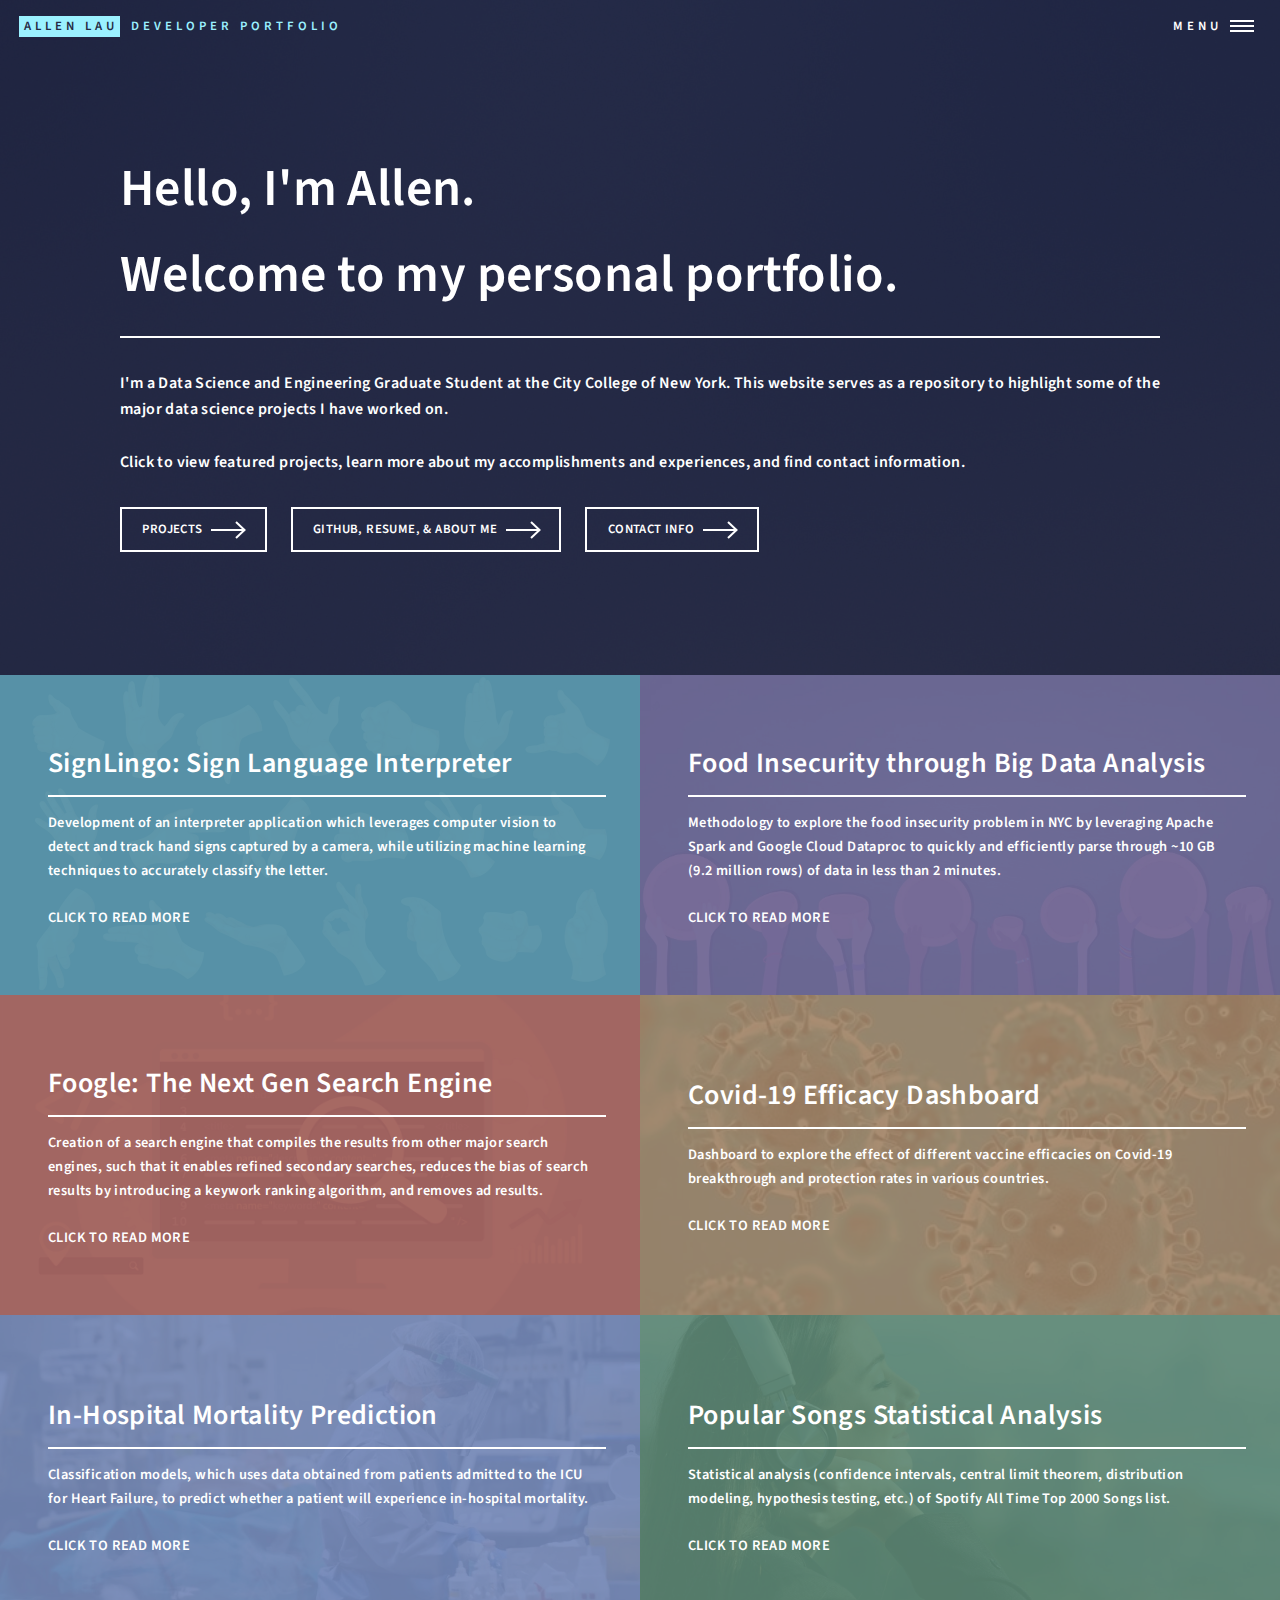
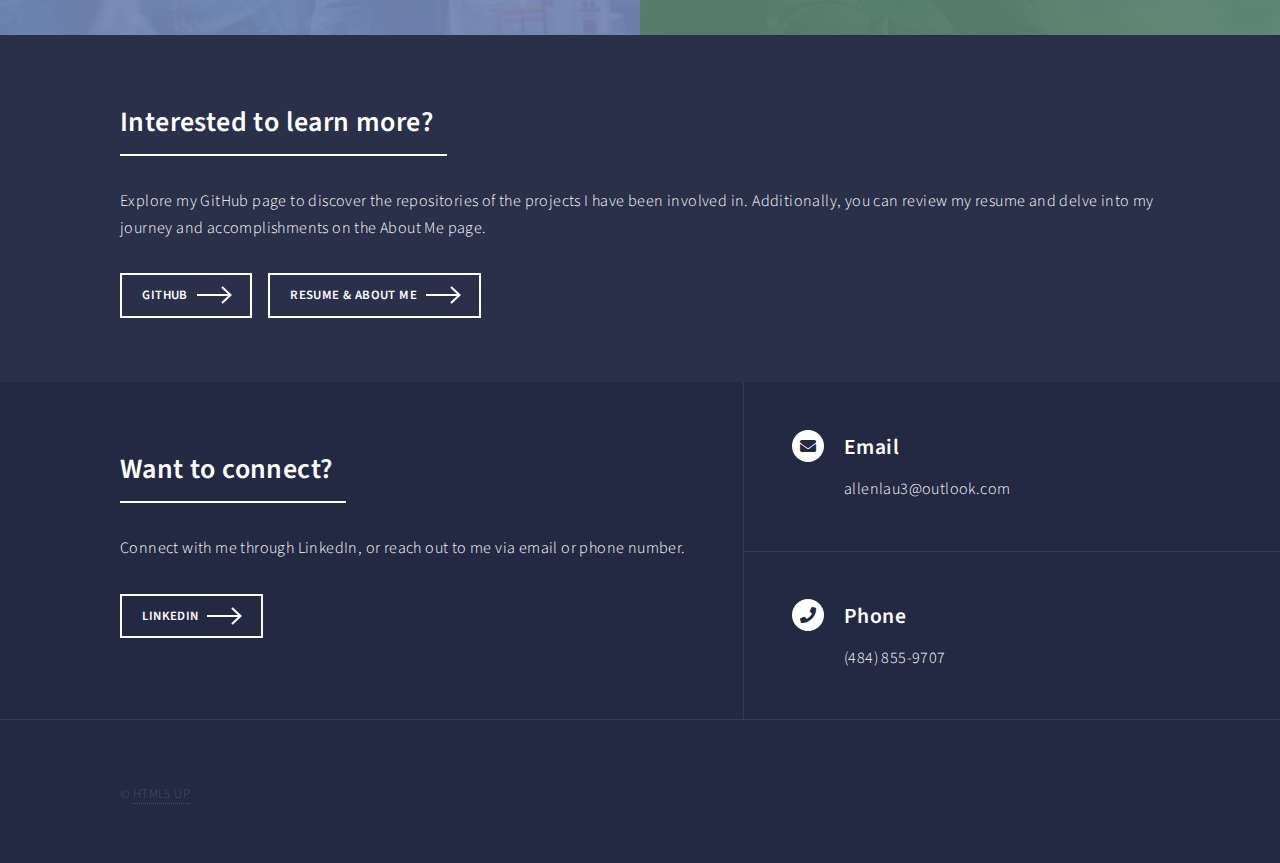
<file: index.html>
<!DOCTYPE HTML>
<!--
	Forty by HTML5 UP
	html5up.net | @ajlkn
	Free for personal and commercial use under the CCA 3.0 license (html5up.net/license)
-->
<html>
	<head>
		<title>Allen Lau</title>
		<meta charset="utf-8" />
		<meta name="viewport" content="width=device-width, initial-scale=1, user-scalable=no" />
		<link rel="stylesheet" href="assets/css/main.css" />
		<noscript><link rel="stylesheet" href="assets/css/noscript.css" /></noscript>
	</head>
	<body class="is-preload">

		<!-- Wrapper -->
			<div id="wrapper">

				<!-- Header -->
					<header id="header" class="alt">
						<a href="index.html" class="logo"><strong>Allen Lau</strong> <span>Developer Portfolio</span></a>
						<nav>
							<a href="#menu">Menu</a>
						</nav>
					</header>

				<!-- Menu -->
					<nav id="menu">
						<ul class="links">
							<li><a href="index.html">Home</a></li>
							<li><a href="aboutme.html">About Me</a></li>
						</ul>
						<ul class="actions stacked">
							
						</ul>
					</nav>

				<!-- Banner -->
					<section id="banner" class="major">
						<div class="inner">
						<header class="major">
							<h1>Hello, I'm Allen. </br> Welcome to my personal portfolio.</h1>
						</header>
						<div class="content">
							<p>I'm a Data Science and Engineering Graduate Student at the City College of New York. This website serves as a repository to highlight some of the major data science projects I have worked on.<br/><br/> 
							Click to view featured projects, learn more about my accomplishments and experiences, and find contact information.</p>
						</div>
						<div class="content">
							<ul class="actions">
							<li><a href="#one" class="button next scrolly">Projects</a></li>
							<li><a href="#two" class="button next scrolly">Github, Resume, & About Me</a></li>
							<li><a href="#contact" class="button next scrolly">Contact Info</a></li>
							</ul>
						</div>
						</div>
					</section>


				<!-- Main -->
					<div id="main">

						<!-- One -->
							<section id="one" class="tiles">
								<article>
									<span class="image">
										<img src="images/sign_language.jpg" alt="" />
									</span>
									<header class="major">
										<h3><a href="sign_language_interpreter.html" class="link">SignLingo: Sign Language Interpreter</a></h3>
										<p>Development of an interpreter application which leverages computer vision to detect and track hand signs captured by a camera, while utilizing machine learning techniques to accurately classify the letter.</p>
										<p><br/>CLICK TO READ MORE</p>
									</header>
								</article>
								<article>
									<span class="image">
										<img src="images/FoodInsecurity.jpg" alt="" />
									</span>
									<header class="major">
										<h3><a href="food_insecurity.html" class="link">Food Insecurity through Big Data Analysis</a></h3>
										<p>Methodology to explore the food insecurity problem in NYC by leveraging Apache Spark and Google Cloud Dataproc to quickly and efficiently parse through ~10 GB (9.2 million rows) of data in less than 2 minutes.</p>
										<p><br/>CLICK TO READ MORE</p>
									</header>
								</article>
								<article>
									<span class="image">
										<img src="images/search_engine.jpg" alt="" />
									</span>
									<header class="major">
										<h3><a href="search_engine.html" class="link">Foogle: The Next Gen Search Engine</a></h3>
										<p>Creation of a search engine that compiles the results from other major search engines, such that it enables refined secondary searches, reduces the bias of search results by introducing a keywork ranking algorithm, and removes ad results.</p>
										<p><br/>CLICK TO READ MORE</p>
									</header>
								</article>																								
								<article>
									<span class="image">
										<img src="images/C19.jpg" alt="" />
									</span>
									<header class="major">
										<h3><a href="c19_dash.html" class="link">Covid-19 Efficacy Dashboard</a></h3>
										<p>Dashboard to explore the effect of different vaccine efficacies on Covid-19 breakthrough and protection rates in various countries.</p>
										<p><br/>CLICK TO READ MORE</p>
									</header>
								</article>
								<article>
									<span class="image">
										<img src="images/hospitalmortality.jpg" alt="" />
									</span>
									<header class="major">
										<h3><a href="hosp_mortality.html" class="link">In-Hospital Mortality Prediction</a></h3>
										<p>Classification models, which uses data obtained from patients admitted to the ICU for Heart Failure, to predict whether a patient will experience in-hospital mortality.</p>
										<p><br/>CLICK TO READ MORE</p>
									</header>
								</article>
								<article>
									<span class="image">
										<img src="images/music.jpg" alt="" />
									</span>
									<header class="major">
										<h3><a href="music.html" class="link">Popular Songs Statistical Analysis</a></h3>
										<p>Statistical analysis (confidence intervals, central limit theorem, distribution modeling, hypothesis testing, etc.) of Spotify All Time Top 2000 Songs list.</p>
										<p><br/>CLICK TO READ MORE</p>
									</header>
								</article>

								<!--

									ARCHIVED PROJECTS 
								
								<article>
									<span class="image">
										<img src="images/mnist.jpg" alt="" />
									</span>
									<header class="major">
										<h3><a href="mnist.html" class="link">MNIST Digit Classification</a></h3>
										<p>Classification models, which processes hand-written numerical digits, to output a predicted digit label.</p>
										<p><br/>CLICK TO READ MORE</p>
									</header>
								</article>
								
								<article>
									<span class="image">
										<img src="images/webscrape.png" alt="" />
									</span>
									<header class="major">
										<h3><a href="webscrape.html" class="link">Calendar Web Scraping & API</a></h3>
										<p>Web scaping techniques used to retrieve text information from the academic calendar, and Google API to send that information to Google Calendar.</p>
										<p><br/>CLICK TO READ MORE</p>
									</header>
								</article>
								<article>
									<span class="image">
										<img src="images/tableau_preview.png" alt="" />
									</span>
									<header class="major">
										<h3><a href="c19_tableau.html" class="link">Tableau Vaccinations Dashboard</a></h3>
										<p>Tableau Dashboard to display Covid-19 total vaccinations in world regions, while exploring color palettes addressing various types of color blindness.</p>
										<p><br/>CLICK TO READ MORE</p>
								</article>
							
							-->
							</section>

						<!-- Two -->
							<section id="two">
								<div class="inner">
									<header class="major">
										<h2>Interested to learn more?</h2>
									</header>
									<p>Explore my GitHub page to discover the repositories of the projects I have been involved in. Additionally, you can review my resume and delve into my journey and accomplishments on the About Me page.</p>
									<ul class="actions">
										<li><a href="https://github.com/lau-allen" class="button next">Github</a></li>
										<li><a href="aboutme.html" class="button next">Resume & About Me</a></li>
									</ul>
								</div>
							</section>

					</div>

				<!-- contact -->
					<section id="contact">
						<div class="inner">
							<section>
								<div class="inner">
									<header class="major">
										<h2>Want to connect?</h2>
									</header>
									<p>Connect with me through LinkedIn, or reach out to me via email or phone number.</p>
									<ul class="actions">
										<li><a href="https://www.linkedin.com/in/allenlau2019/" class="button next">LinkedIn</a></li>
									</ul>
								</div>
							</section>
							<section class="split">
								<section>
									<div class="contact-method">
										<span class="icon solid alt fa-envelope"></span>
										<h3>Email</h3>
										<span>allenlau3@outlook.com</span>
									</div>
								</section>
								<section>
									<div class="contact-method">
										<span class="icon solid alt fa-phone"></span>
										<h3>Phone</h3>
										<span>(484) 855-9707</span>
									</div>
								</section>
							</section>
						</div>
					</section>

				<!-- Footer -->
					<footer id="footer">
						<div class="inner">
							<ul class="copyright">
								<li>&copy; <a href="https://html5up.net">HTML5 UP</a></li>
							</ul>
						</div>
					</footer>

			</div>

		<!-- Scripts -->
			<script src="assets/js/jquery.min.js"></script>
			<script src="assets/js/jquery.scrolly.min.js"></script>
			<script src="assets/js/jquery.scrollex.min.js"></script>
			<script src="assets/js/browser.min.js"></script>
			<script src="assets/js/breakpoints.min.js"></script>
			<script src="assets/js/util.js"></script>
			<script src="assets/js/main.js"></script>

	</body>
</html>
</file>
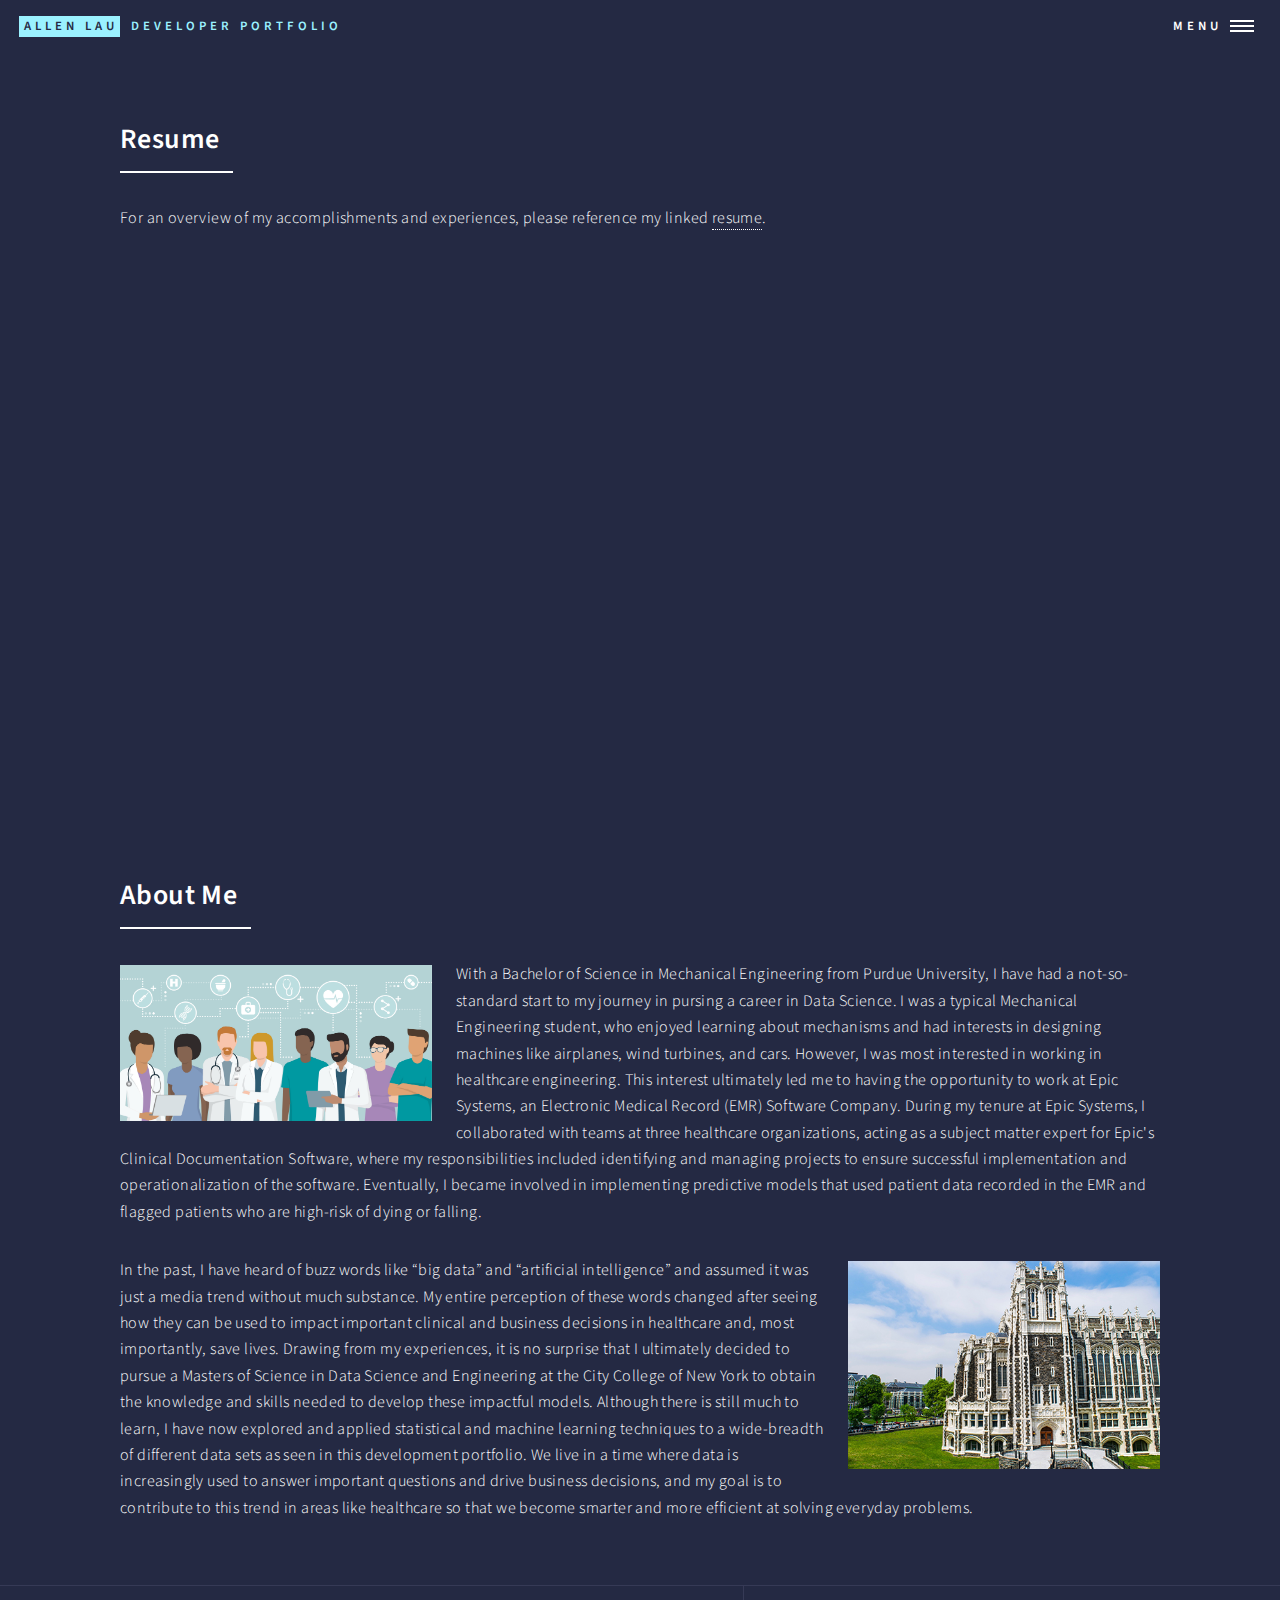
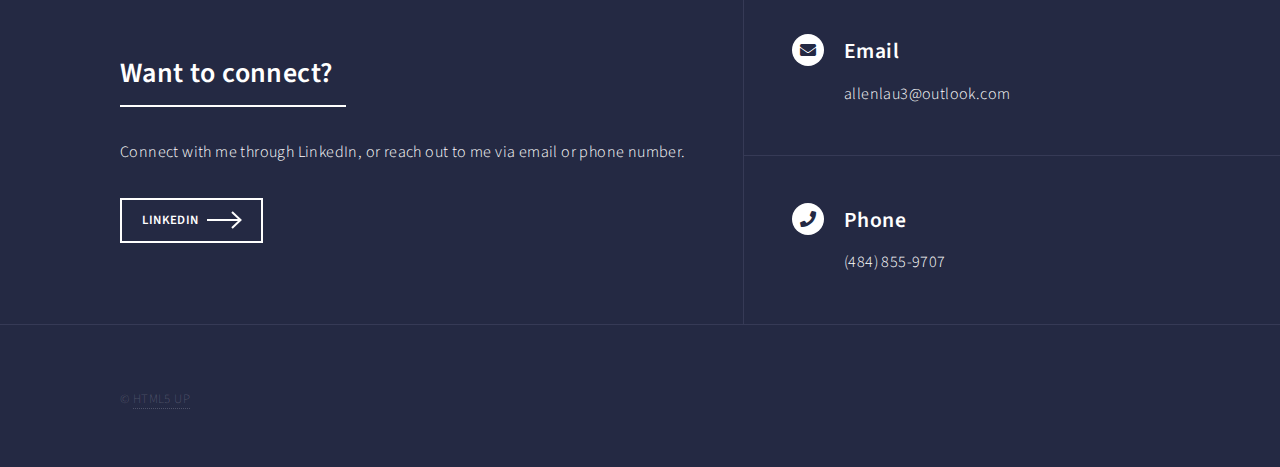
<file: aboutme.html>
<!DOCTYPE HTML>
<!--
	Forty by HTML5 UP
	html5up.net | @ajlkn
	Free for personal and commercial use under the CCA 3.0 license (html5up.net/license)
-->
<html>
	<head>
		<title>Allen Lau</title>
		<meta charset="utf-8" />
		<meta name="viewport" content="width=device-width, initial-scale=1, user-scalable=no" />
		<link rel="stylesheet" href="assets/css/main.css" />
		<noscript><link rel="stylesheet" href="assets/css/noscript.css" /></noscript>
	</head>
	<body class="is-preload">

		<!-- Wrapper -->
			<div id="wrapper">

				<!-- Header -->
					<header id="header" class="alt">
						<a href="index.html" class="logo"><strong>Allen Lau</strong> <span>Developer Portfolio</span></a>
						<nav>
							<a href="#menu">Menu</a>
						</nav>
					</header>

				<!-- Menu -->
					<nav id="menu">
						<ul class="links">
							<li><a href="index.html">Home</a></li>
							<li><a href="aboutme.html">About Me</a></li>
						</ul>
						<ul class="actions stacked">
							
						</ul>
					</nav>


				<!-- Main -->
					<div id="main" class="alt">

						<!-- One -->
							<section id="one">
								<div class="inner">
									<header class="major">
										<h2>Resume</h2>
									</header>
									<p>For an overview of my accomplishments and experiences, please reference my linked <a href="https://github.com/lau-allen/lau-allen/blob/main/Resume.pdf"> resume</a>.</p>
									<iframe src="/images/Resume.pdf" width="100%" height="600px"></iframe>
									<header class="major">
										<h2>About Me</h2>
									</header>
										<p><span class="image left"><img src="images/healthdata.jpg" alt="" /></span>With a Bachelor of Science in Mechanical Engineering from Purdue University, I have had a not-so-standard start to my journey in pursing a career in Data Science. I was a typical Mechanical Engineering student, who enjoyed learning about mechanisms and had interests in designing machines like airplanes, wind turbines, and cars. However, I was most interested in working in healthcare engineering. This interest ultimately led me to having the opportunity to work at Epic Systems, an Electronic Medical Record (EMR) Software Company. During my tenure at Epic Systems, I collaborated with teams at three healthcare organizations, acting as a subject matter expert for Epic's Clinical Documentation Software, where my responsibilities included identifying and managing projects to ensure successful implementation and operationalization of the software. Eventually, I became involved in implementing predictive models that used patient data recorded in the EMR and flagged patients who are high-risk of dying or falling.  </p>
										<p><span class="image right"><img src="images/CCNY.jpg" alt="" /></span>In the past, I have heard of buzz words like “big data” and “artificial intelligence” and assumed it was just a media trend without much substance. My entire perception of these words changed after seeing how they can be used to impact important clinical and business decisions in healthcare and, most importantly, save lives. Drawing from my experiences, it is no surprise that I ultimately decided to pursue a Masters of Science in Data Science and Engineering at the City College of New York to obtain the knowledge and skills needed to develop these impactful models. Although there is still much to learn, I have now explored and applied statistical and machine learning techniques to a wide-breadth of different data sets as seen in this development portfolio. We live in a time where data is increasingly used to answer important questions and drive business decisions, and my goal is to contribute to this trend in areas like healthcare so that we become smarter and more efficient at solving everyday problems. </p>

								</div>
							</section>

					</div>

				<!-- contact -->
				<section id="contact">
					<div class="inner">
						<section>
							<div class="inner">
								<header class="major">
									<h2>Want to connect?</h2>
								</header>
								<p>Connect with me through LinkedIn, or reach out to me via email or phone number.</p>
								<ul class="actions">
									<li><a href="https://www.linkedin.com/in/allenlau2019/" class="button next">LinkedIn</a></li>
								</ul>
							</div>
						</section>
						<section class="split">
							<section>
								<div class="contact-method">
									<span class="icon solid alt fa-envelope"></span>
									<h3>Email</h3>
									<span>allenlau3@outlook.com</span>
								</div>
							</section>
							<section>
								<div class="contact-method">
									<span class="icon solid alt fa-phone"></span>
									<h3>Phone</h3>
									<span>(484) 855-9707</span>
								</div>
							</section>
						</section>
					</div>
				</section>

			<!-- Footer -->
				<footer id="footer">
					<div class="inner">
						<ul class="copyright">
							<li>&copy; <a href="https://html5up.net">HTML5 UP</a></li>
						</ul>
					</div>
				</footer>

			</div>

		<!-- Scripts -->
			<script src="assets/js/jquery.min.js"></script>
			<script src="assets/js/jquery.scrolly.min.js"></script>
			<script src="assets/js/jquery.scrollex.min.js"></script>
			<script src="assets/js/browser.min.js"></script>
			<script src="assets/js/breakpoints.min.js"></script>
			<script src="assets/js/util.js"></script>
			<script src="assets/js/main.js"></script>

	</body>
</html>
</file>
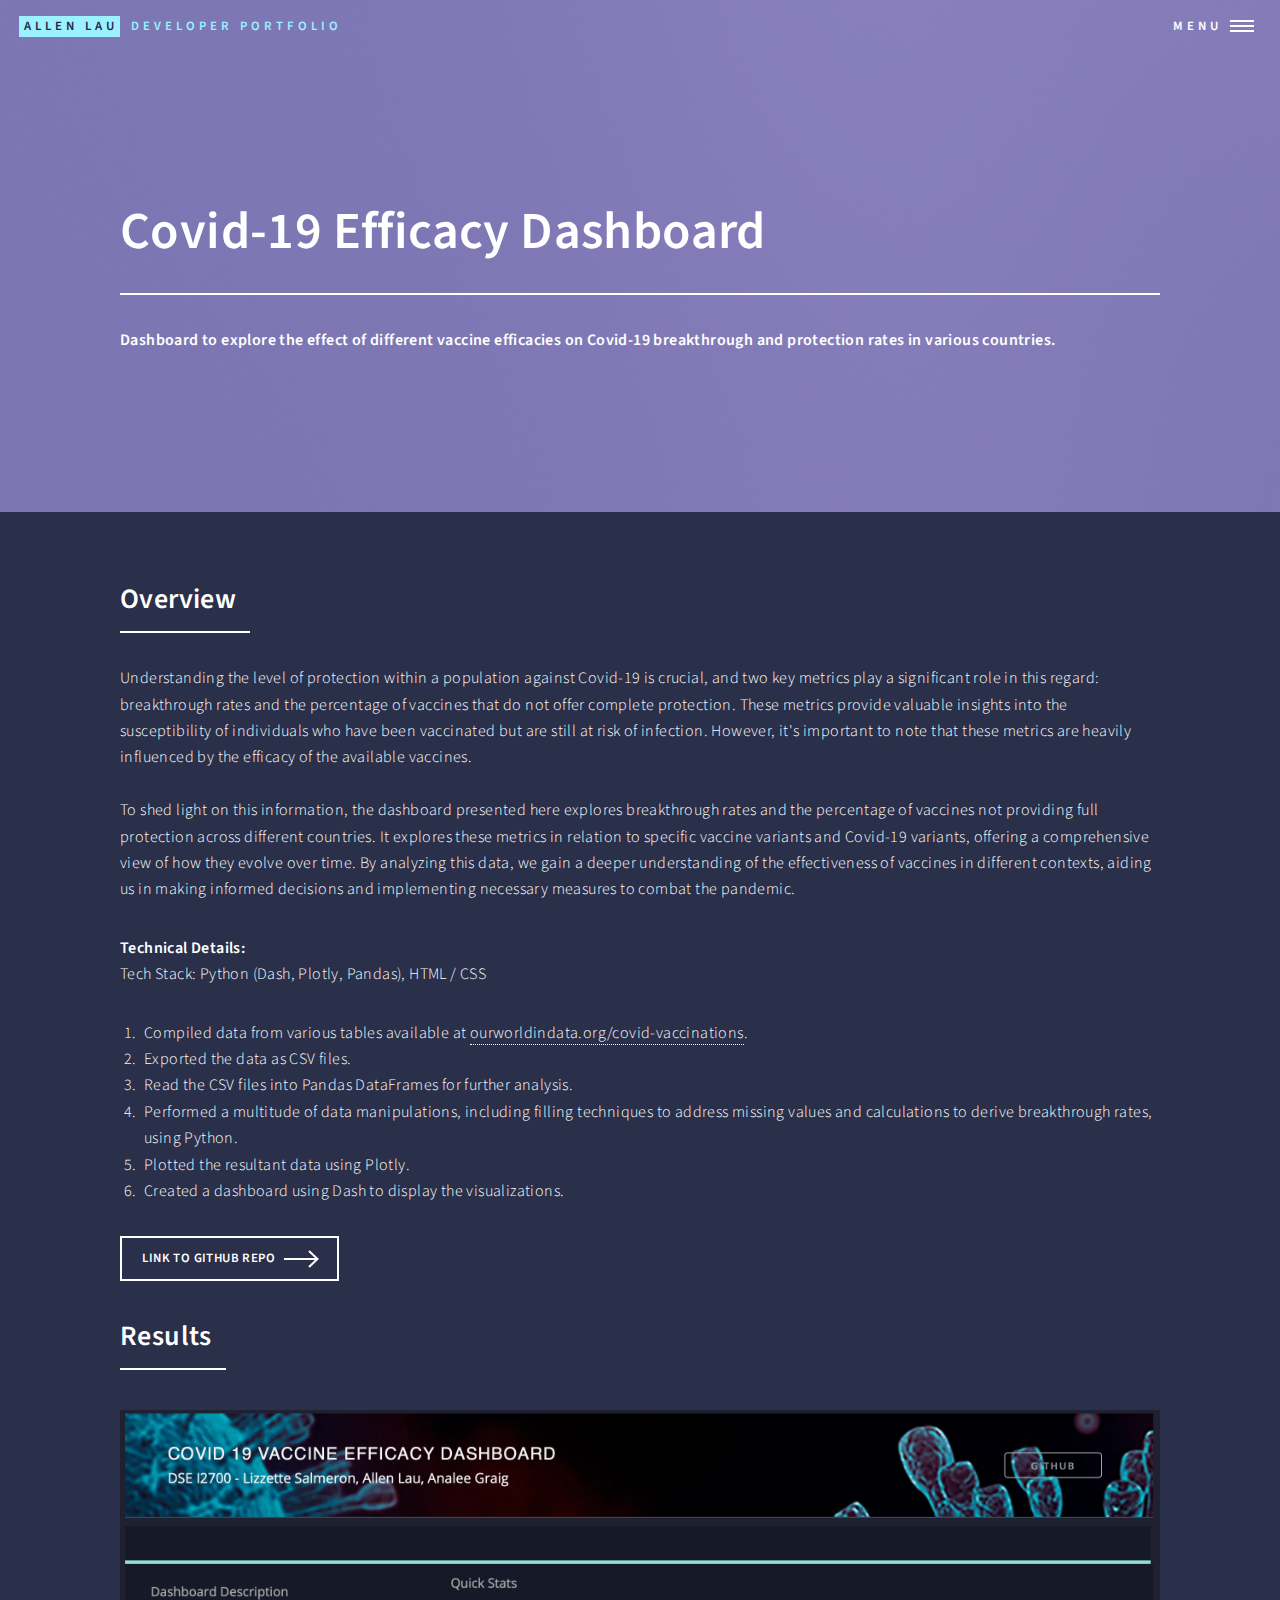
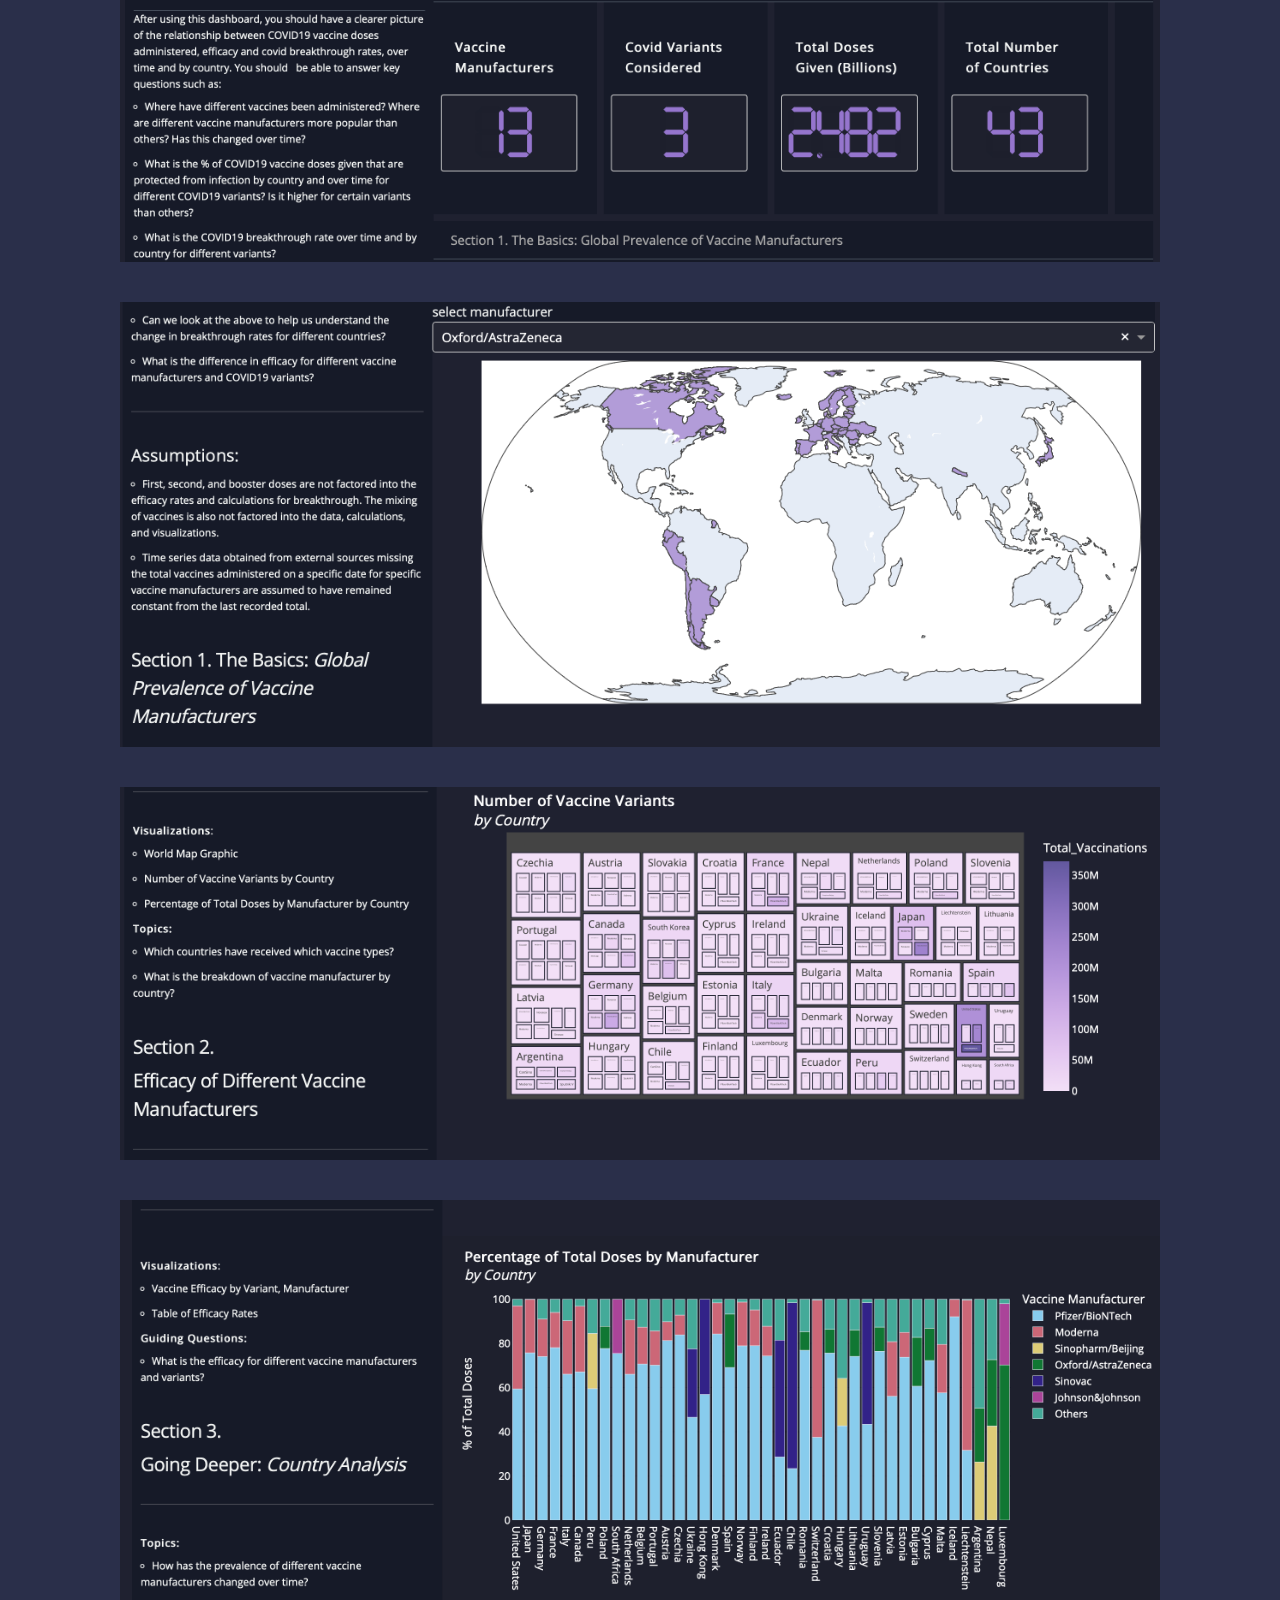
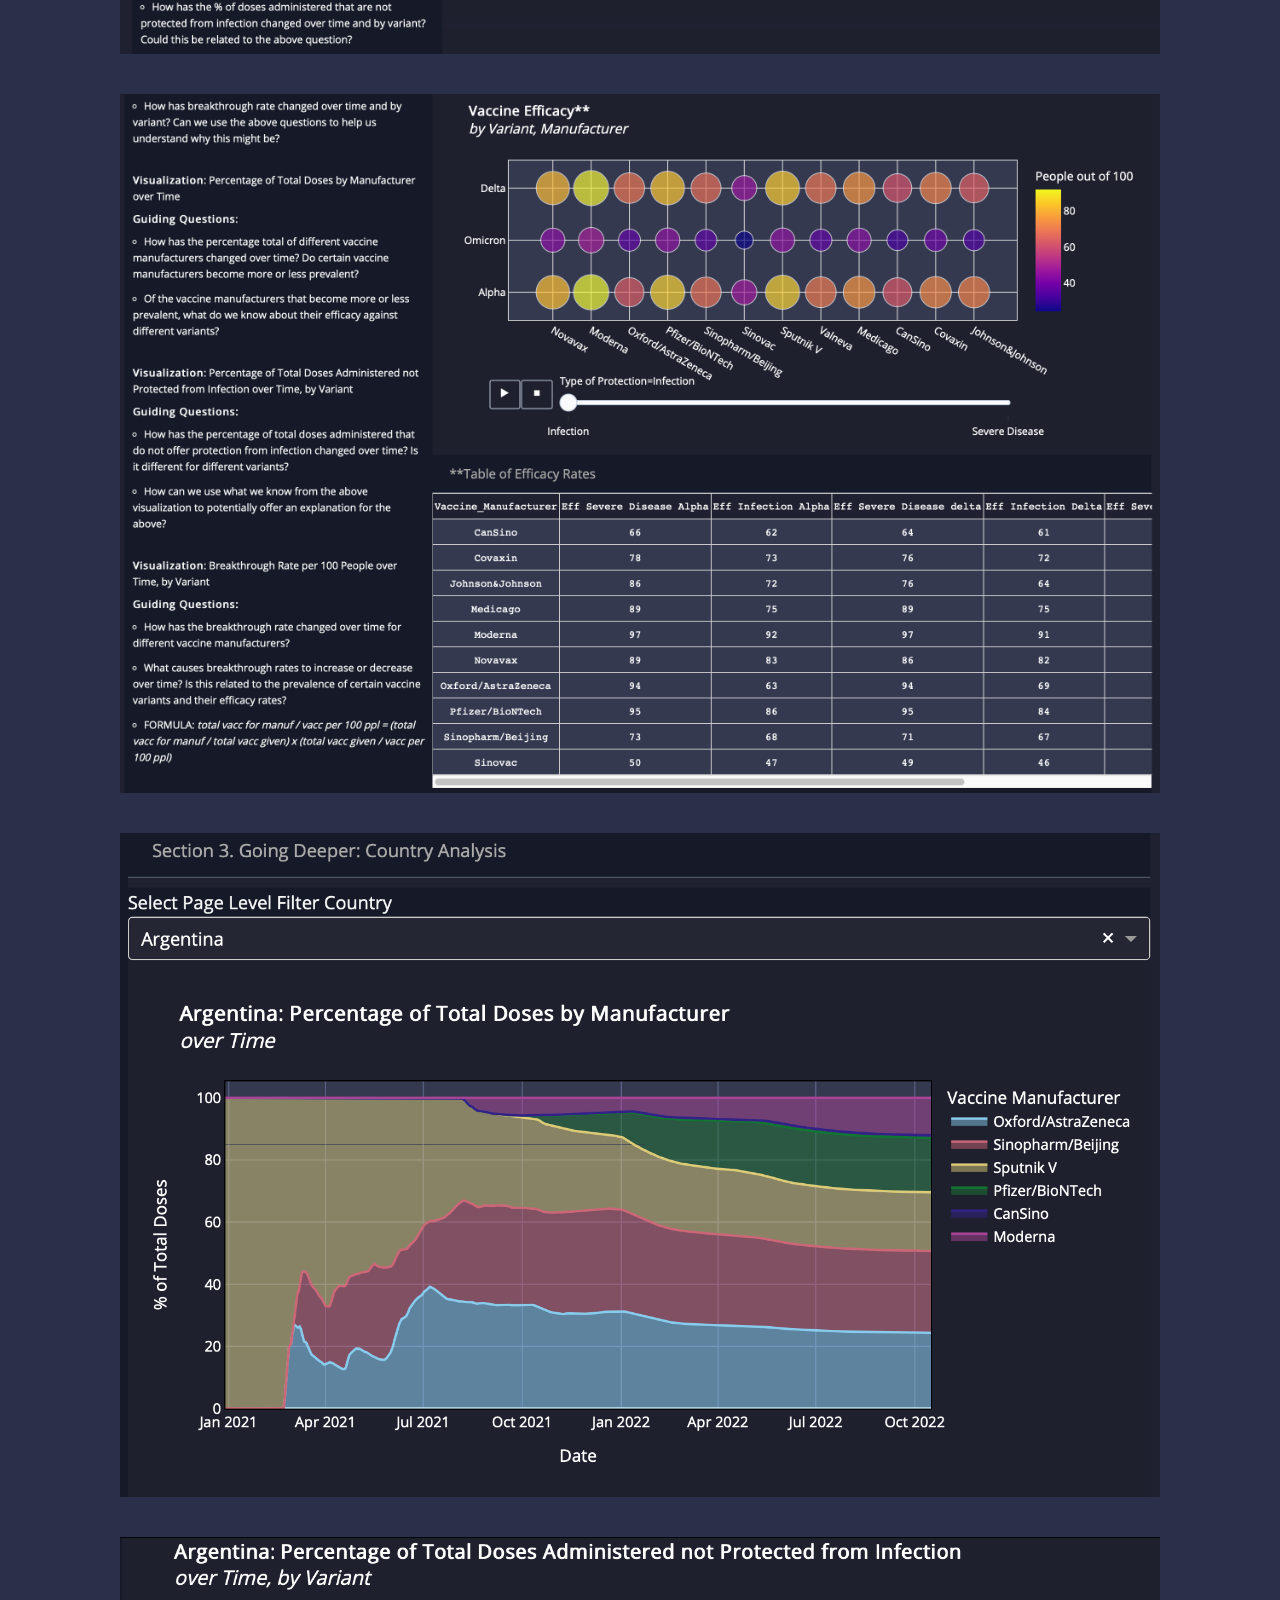
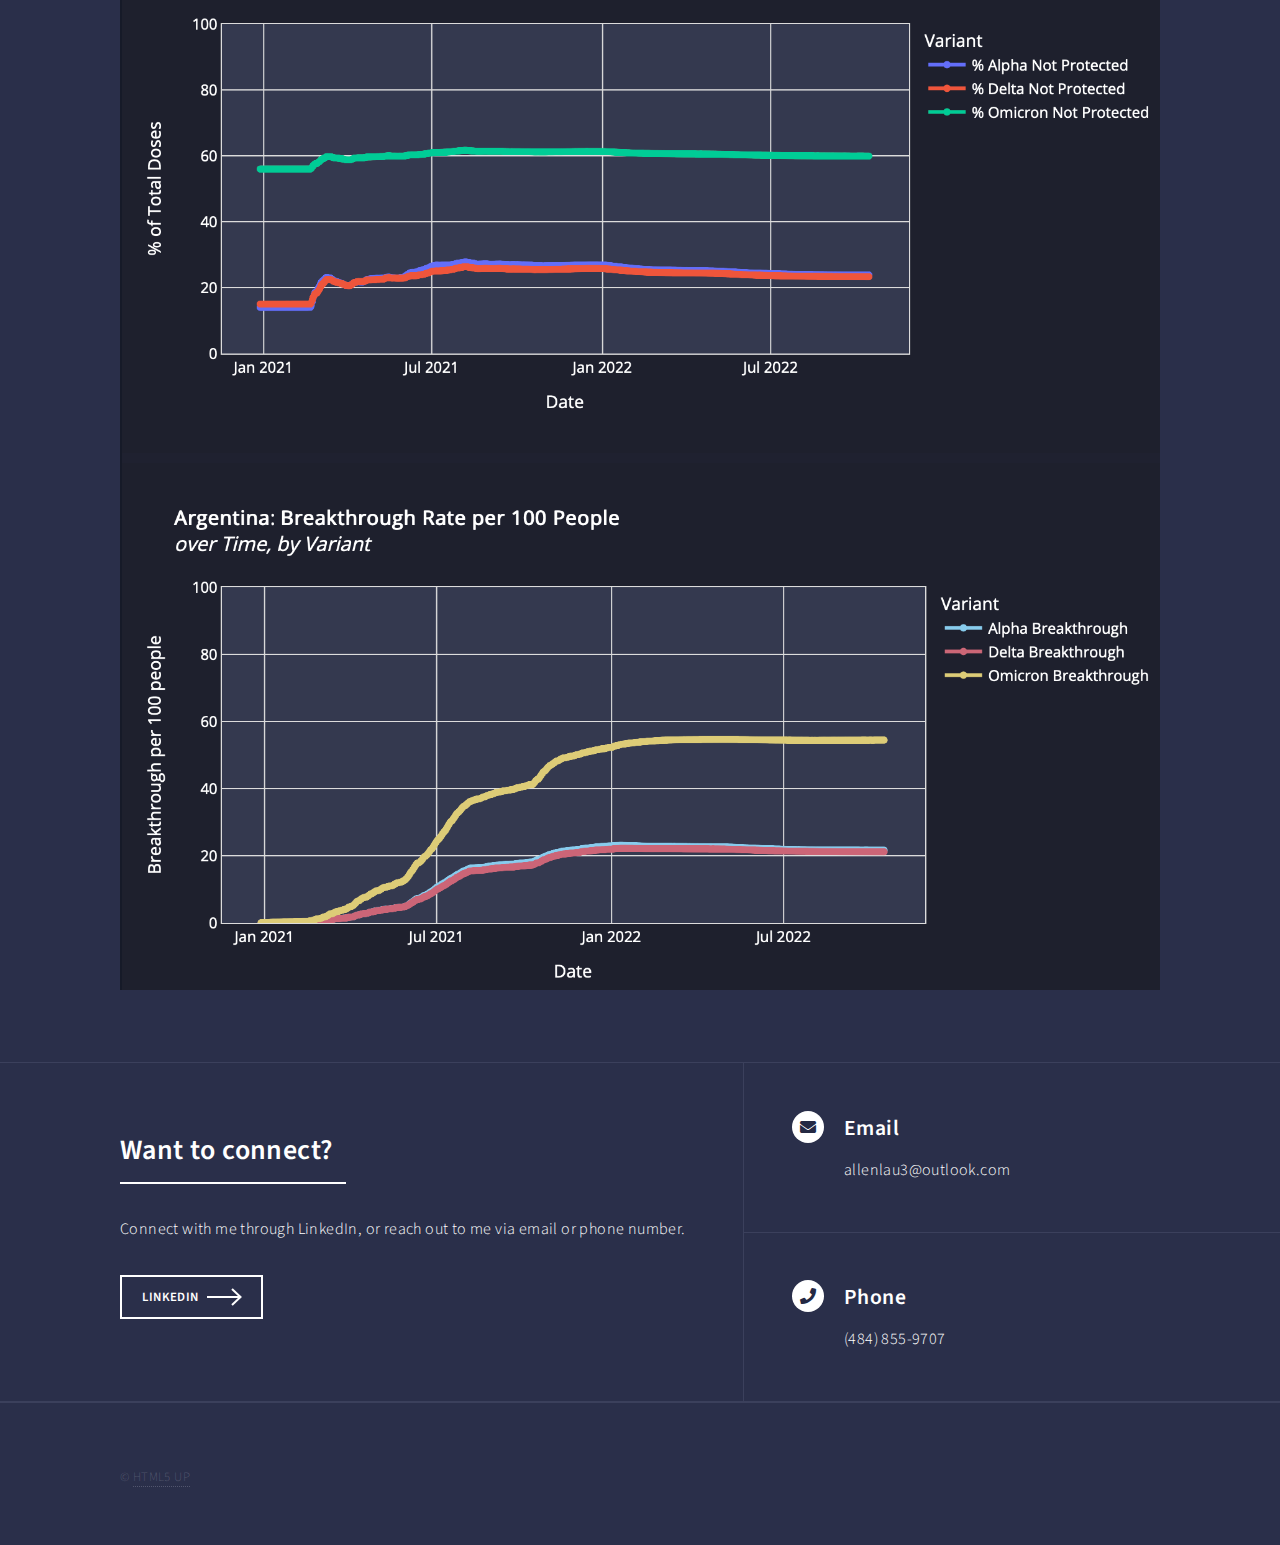
<file: c19_dash.html>
<!DOCTYPE HTML>
<!--
	Forty by HTML5 UP
	html5up.net | @ajlkn
	Free for personal and commercial use under the CCA 3.0 license (html5up.net/license)
-->
<html>
	<head>
		<title>Allen Lau</title>
		<meta charset="utf-8" />
		<meta name="viewport" content="width=device-width, initial-scale=1, user-scalable=no" />
		<link rel="stylesheet" href="assets/css/main.css" />
		<noscript><link rel="stylesheet" href="assets/css/noscript.css" /></noscript>
	</head>
	<body class="is-preload">

		<!-- Wrapper -->
			<div id="wrapper">

				<!-- Header -->
					<header id="header" class="alt">
						<a href="index.html" class="logo"><strong>Allen Lau</strong> <span>Developer Portfolio</span></a>
						<nav>
							<a href="#menu">Menu</a>
						</nav>
					</header>

				<!-- Menu -->
					<nav id="menu">
						<ul class="links">
							<li><a href="index.html">Home</a></li>
							<li><a href="aboutme.html">About Me</a></li>
						</ul>
						<ul class="actions stacked">
							
						</ul>
					</nav>

				<!-- Banner -->
				<!-- Note: The "styleN" class below should match that of the header element. -->
					<section id="banner" class="style2">
						<div class="inner">
							<span class="image">
								<img src="images/pic07.jpg" alt="" />
							</span>
							<header class="major">
								<h1>Covid-19 Efficacy Dashboard</h1>
							</header>
							<div class="content">
								<p>Dashboard to explore the effect of different vaccine efficacies on Covid-19 breakthrough and protection rates in various countries.</p>
							</div>
						</div>
					</section>

				<!-- Main -->
					<div id="main">

						<!-- One -->
							<section id="one">
								<div class="inner">
									<header class="major">
										<h2>Overview</h2>
									</header>
									<p>Understanding the level of protection within a population against Covid-19 is crucial, and two key metrics play a significant role in this regard: breakthrough rates and the percentage of vaccines that do not offer complete protection. These metrics provide valuable insights into the susceptibility of individuals who have been vaccinated but are still at risk of infection. However, it's important to note that these metrics are heavily influenced by the efficacy of the available vaccines.<br><br>
										To shed light on this information, the dashboard presented here explores breakthrough rates and the percentage of vaccines not providing full protection across different countries. It explores these metrics in relation to specific vaccine variants and Covid-19 variants, offering a comprehensive view of how they evolve over time. By analyzing this data, we gain a deeper understanding of the effectiveness of vaccines in different contexts, aiding us in making informed decisions and implementing necessary measures to combat the pandemic.</p>
									<p><b>Technical Details:</b><br> Tech Stack: Python (Dash, Plotly, Pandas), HTML / CSS</p>
									<ol>
										<li>Compiled data from various tables available at <a href="https://ourworldindata.org/covid-vaccinations">ourworldindata.org/covid-vaccinations</a>.</li>
										<li>Exported the data as CSV files.</li>
										<li>Read the CSV files into Pandas DataFrames for further analysis.</li>
										<li>Performed a multitude of data manipulations, including filling techniques to address missing values and calculations to derive breakthrough rates, using Python.</li>
										<li>Plotted the resultant data using Plotly.</li>
										<li>Created a dashboard using Dash to display the visualizations.</li>
									  </ol>
									
									<ul class="actions">
										<li><a href="https://github.com/lau-allen/C19VaccineEfficacyDashboard" class="button next">Link to Github Repo</a></li>
									</ul>
							
									<header class="major">
										<h2>Results</h2>
									</header>
									<span class="image main"><img src="images/c19dash_1.png" alt="" /></span>
									<span class="image main"><img src="images/c19dash_2.png" alt="" /></span>
									<span class="image main"><img src="images/c19dash_3.png" alt="" /></span>
									<span class="image main"><img src="images/c19dash_4.png" alt="" /></span>
									<span class="image main"><img src="images/c19dash_5.png" alt="" /></span>
									<span class="image main"><img src="images/c19dash_6.png" alt="" /></span>
									<span class="image main"><img src="images/c19dash_7.png" alt="" /></span>
								</div>
							</section>

				<!-- contact -->
				<section id="contact">
					<div class="inner">
						<section>
							<div class="inner">
								<header class="major">
									<h2>Want to connect?</h2>
								</header>
								<p>Connect with me through LinkedIn, or reach out to me via email or phone number.</p>
								<ul class="actions">
									<li><a href="https://www.linkedin.com/in/allenlau2019/" class="button next">LinkedIn</a></li>
								</ul>
							</div>
						</section>
						<section class="split">
							<section>
								<div class="contact-method">
									<span class="icon solid alt fa-envelope"></span>
									<h3>Email</h3>
									<span>allenlau3@outlook.com</span>
								</div>
							</section>
							<section>
								<div class="contact-method">
									<span class="icon solid alt fa-phone"></span>
									<h3>Phone</h3>
									<span>(484) 855-9707</span>
								</div>
							</section>
						</section>
					</div>
				</section>

			<!-- Footer -->
				<footer id="footer">
					<div class="inner">
						<ul class="copyright">
							<li>&copy; <a href="https://html5up.net">HTML5 UP</a></li>
						</ul>
					</div>
				</footer>

		</div>

		<!-- Scripts -->
			<script src="assets/js/jquery.min.js"></script>
			<script src="assets/js/jquery.scrolly.min.js"></script>
			<script src="assets/js/jquery.scrollex.min.js"></script>
			<script src="assets/js/browser.min.js"></script>
			<script src="assets/js/breakpoints.min.js"></script>
			<script src="assets/js/util.js"></script>
			<script src="assets/js/main.js"></script>

	</body>
</html>
</file>
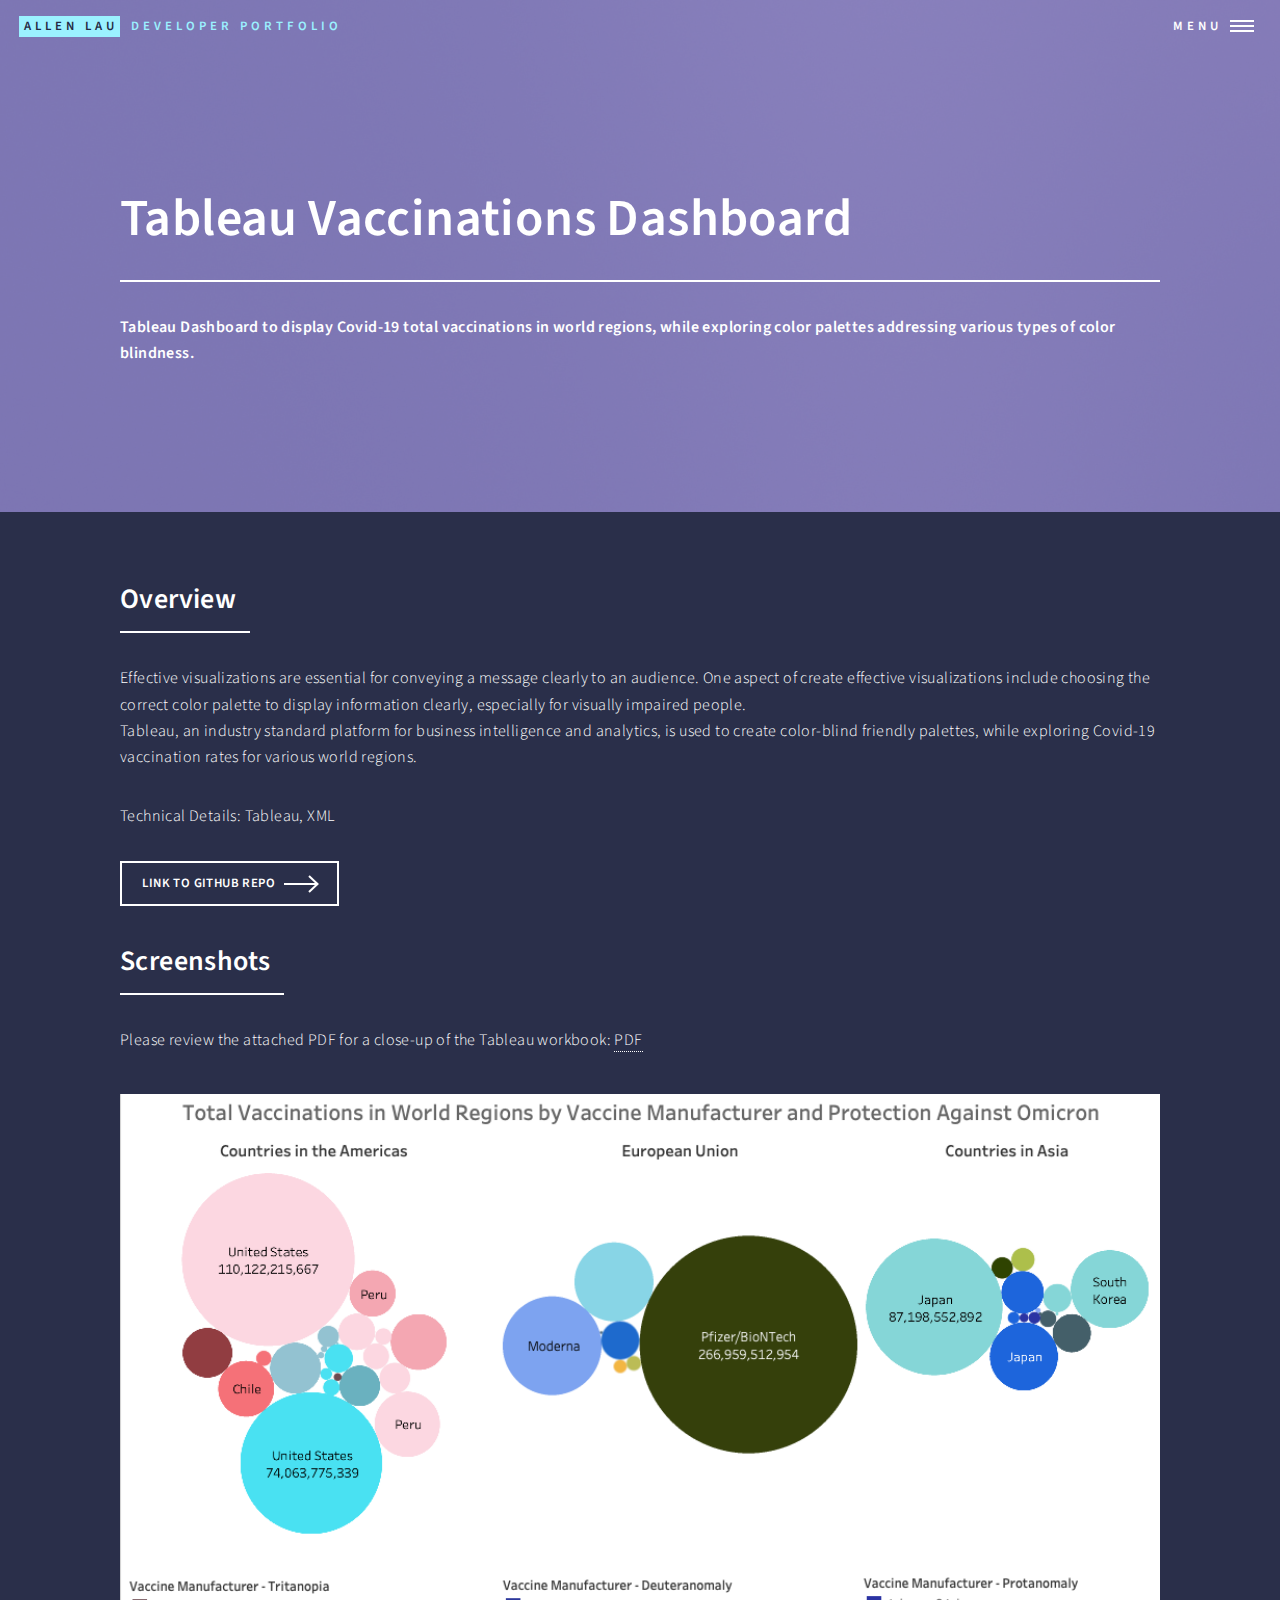
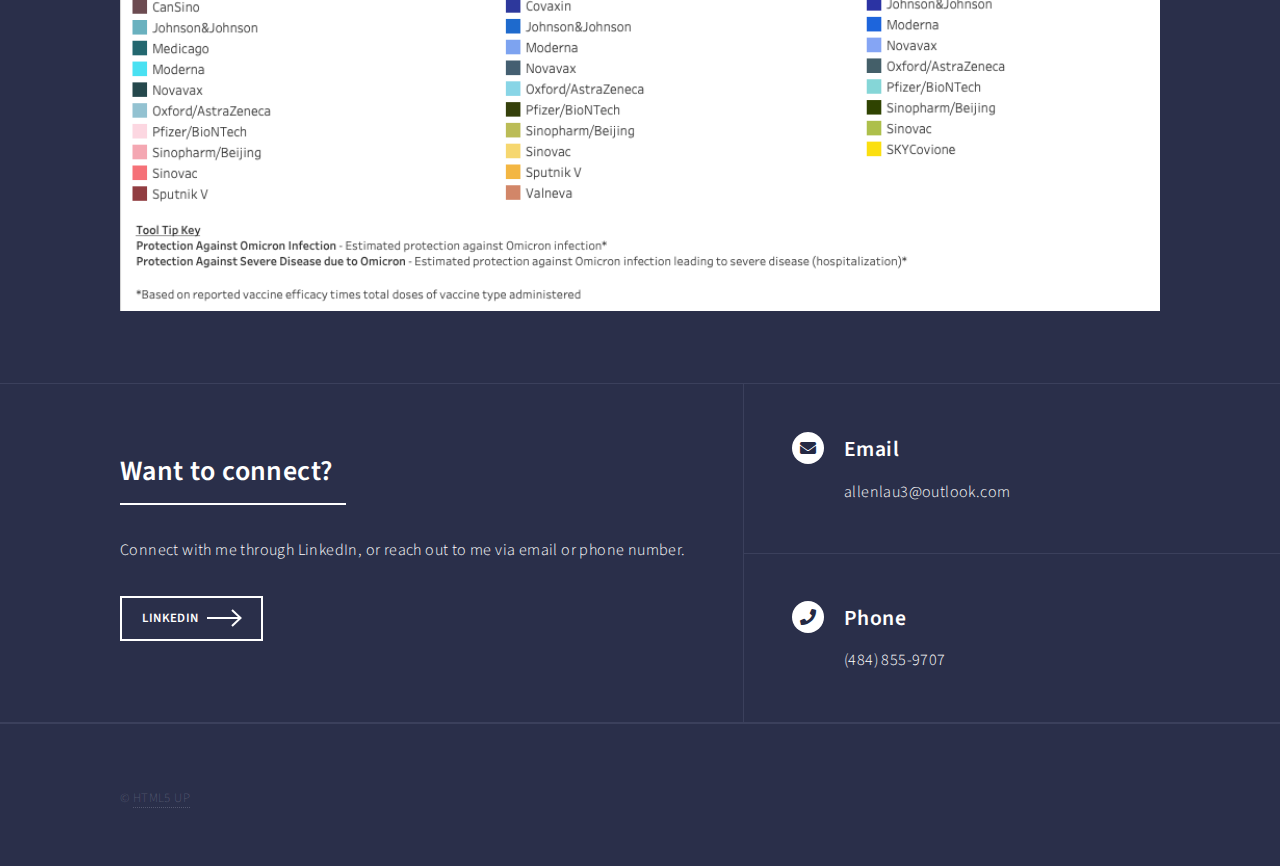
<file: c19_tableau.html>
<!DOCTYPE HTML>
<!--
	Forty by HTML5 UP
	html5up.net | @ajlkn
	Free for personal and commercial use under the CCA 3.0 license (html5up.net/license)
-->
<html>
	<head>
		<title>Allen Lau</title>
		<meta charset="utf-8" />
		<meta name="viewport" content="width=device-width, initial-scale=1, user-scalable=no" />
		<link rel="stylesheet" href="assets/css/main.css" />
		<noscript><link rel="stylesheet" href="assets/css/noscript.css" /></noscript>
	</head>
	<body class="is-preload">

		<!-- Wrapper -->
			<div id="wrapper">

				<!-- Header -->
					<header id="header" class="alt">
						<a href="index.html" class="logo"><strong>Allen Lau</strong> <span>Developer Portfolio</span></a>
						<nav>
							<a href="#menu">Menu</a>
						</nav>
					</header>

				<!-- Menu -->
					<nav id="menu">
						<ul class="links">
							<li><a href="index.html">Home</a></li>
							<li><a href="aboutme.html">About Me</a></li>
						</ul>
						<ul class="actions stacked">
							
						</ul>
					</nav>

				<!-- Banner -->
				<!-- Note: The "styleN" class below should match that of the header element. -->
					<section id="banner" class="style2">
						<div class="inner">
							<span class="image">
								<img src="images/pic07.jpg" alt="" />
							</span>
							<header class="major">
								<h1>Tableau Vaccinations Dashboard</h1>
							</header>
							<div class="content">
								<p>Tableau Dashboard to display Covid-19 total vaccinations in world regions, while exploring color palettes addressing various types of color blindness.</p>
							</div>
						</div>
					</section>

				<!-- Main -->
					<div id="main">

						<!-- One -->
							<section id="one">
								<div class="inner">
									<header class="major">
										<h2>Overview</h2>
									</header>
									<p>Effective visualizations are essential for conveying a message clearly to an audience. One aspect of create effective visualizations include choosing the correct color palette to display information clearly, especially for visually impaired people. <br/>
										Tableau, an industry standard platform for business intelligence and analytics, is used to create color-blind friendly palettes, while exploring Covid-19 vaccination rates for various world regions. 
									</p>
									<p>Technical Details: Tableau, XML</p>
									<ul class="actions">
										<li><a href="https://github.com/lau-allen/C19TableauDashboard" class="button next">Link to Github Repo</a></li>
									</ul>
							
									<header class="major">
										<h2>Screenshots</h2>
									</header>
									<p>Please review the attached PDF for a close-up of the Tableau workbook: <a href="images/TableauVaccinations_Dashboard_Sheets.pdf">PDF</a></p>
									<span class="image main"><img src="images/tableau_dash.png" alt="" /></span>
								</div>
							</section>

				<!-- contact -->
				<section id="contact">
					<div class="inner">
						<section>
							<div class="inner">
								<header class="major">
									<h2>Want to connect?</h2>
								</header>
								<p>Connect with me through LinkedIn, or reach out to me via email or phone number.</p>
								<ul class="actions">
									<li><a href="https://www.linkedin.com/in/allenlau2019/" class="button next">LinkedIn</a></li>
								</ul>
							</div>
						</section>
						<section class="split">
							<section>
								<div class="contact-method">
									<span class="icon solid alt fa-envelope"></span>
									<h3>Email</h3>
									<span>allenlau3@outlook.com</span>
								</div>
							</section>
							<section>
								<div class="contact-method">
									<span class="icon solid alt fa-phone"></span>
									<h3>Phone</h3>
									<span>(484) 855-9707</span>
								</div>
							</section>
						</section>
					</div>
				</section>

			<!-- Footer -->
				<footer id="footer">
					<div class="inner">
						<ul class="copyright">
							<li>&copy; <a href="https://html5up.net">HTML5 UP</a></li>
						</ul>
					</div>
				</footer>

		</div>

		<!-- Scripts -->
			<script src="assets/js/jquery.min.js"></script>
			<script src="assets/js/jquery.scrolly.min.js"></script>
			<script src="assets/js/jquery.scrollex.min.js"></script>
			<script src="assets/js/browser.min.js"></script>
			<script src="assets/js/breakpoints.min.js"></script>
			<script src="assets/js/util.js"></script>
			<script src="assets/js/main.js"></script>

	</body>
</html>
</file>
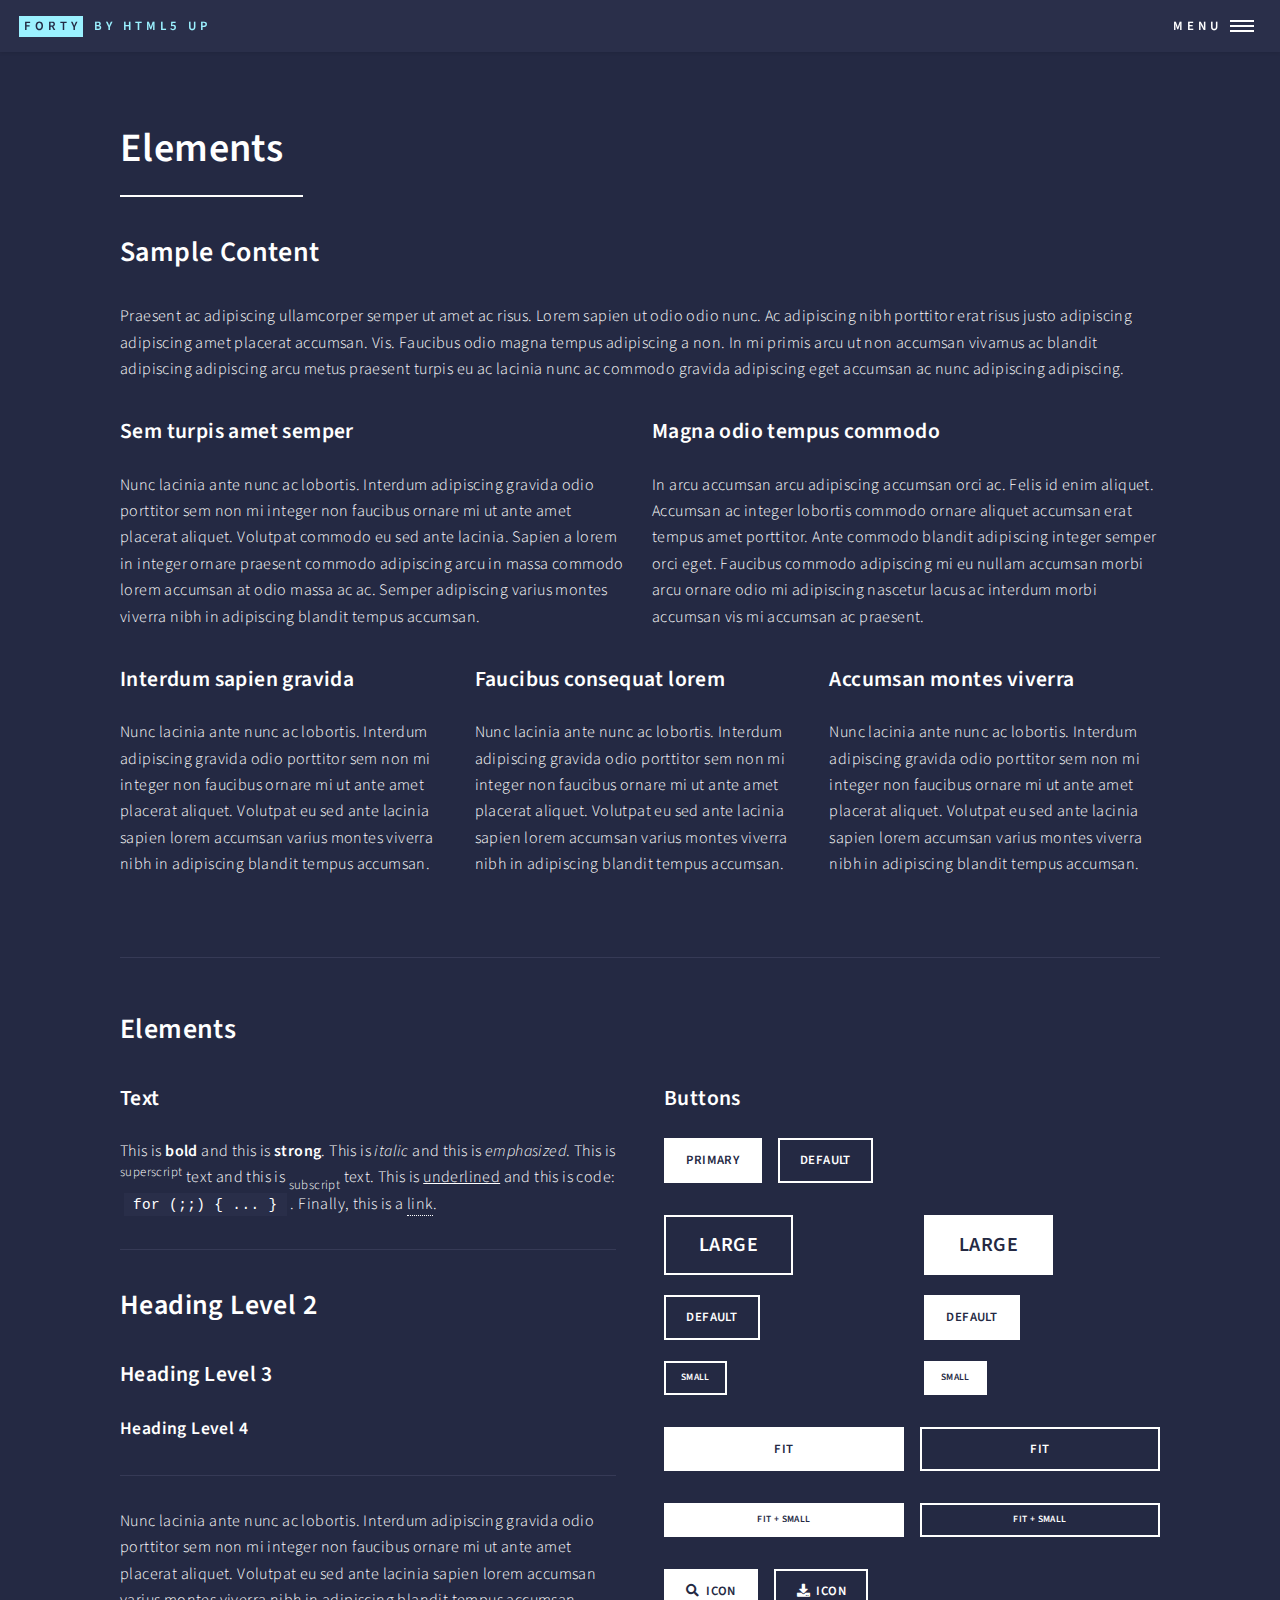
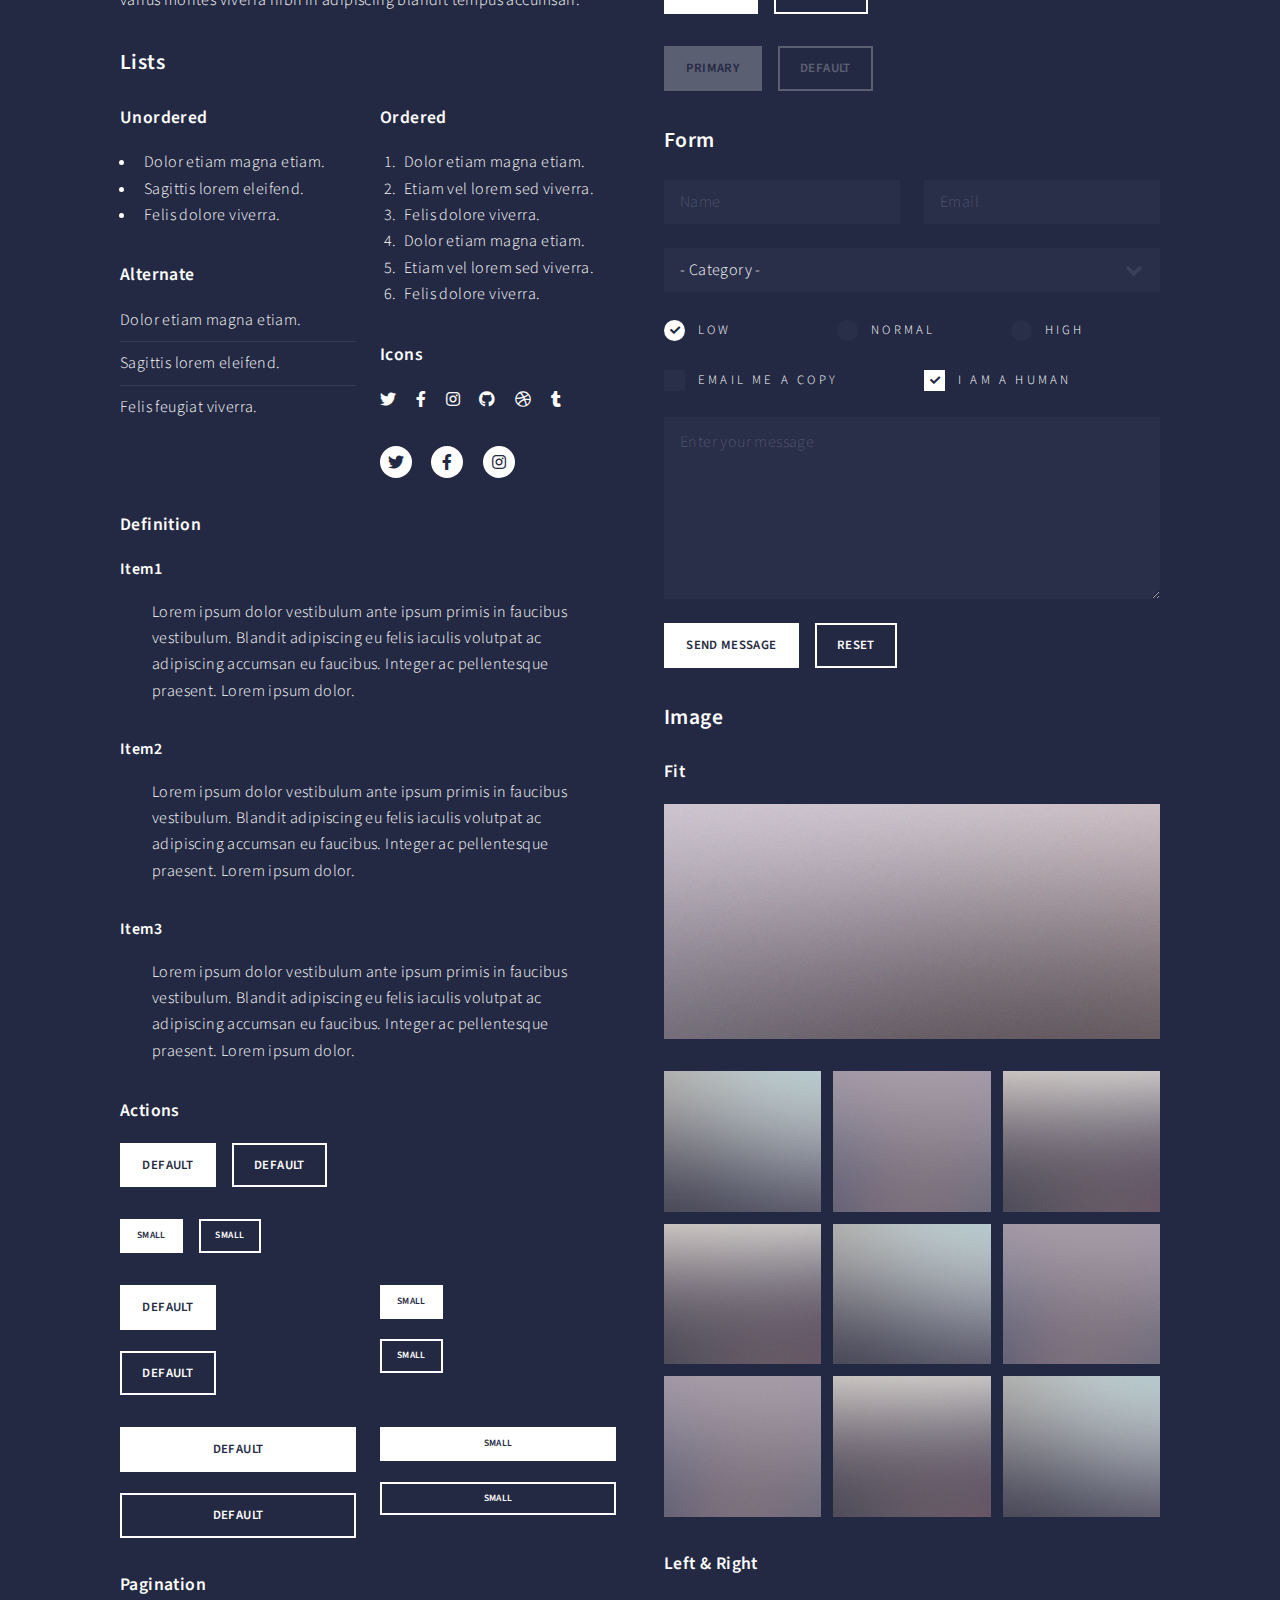
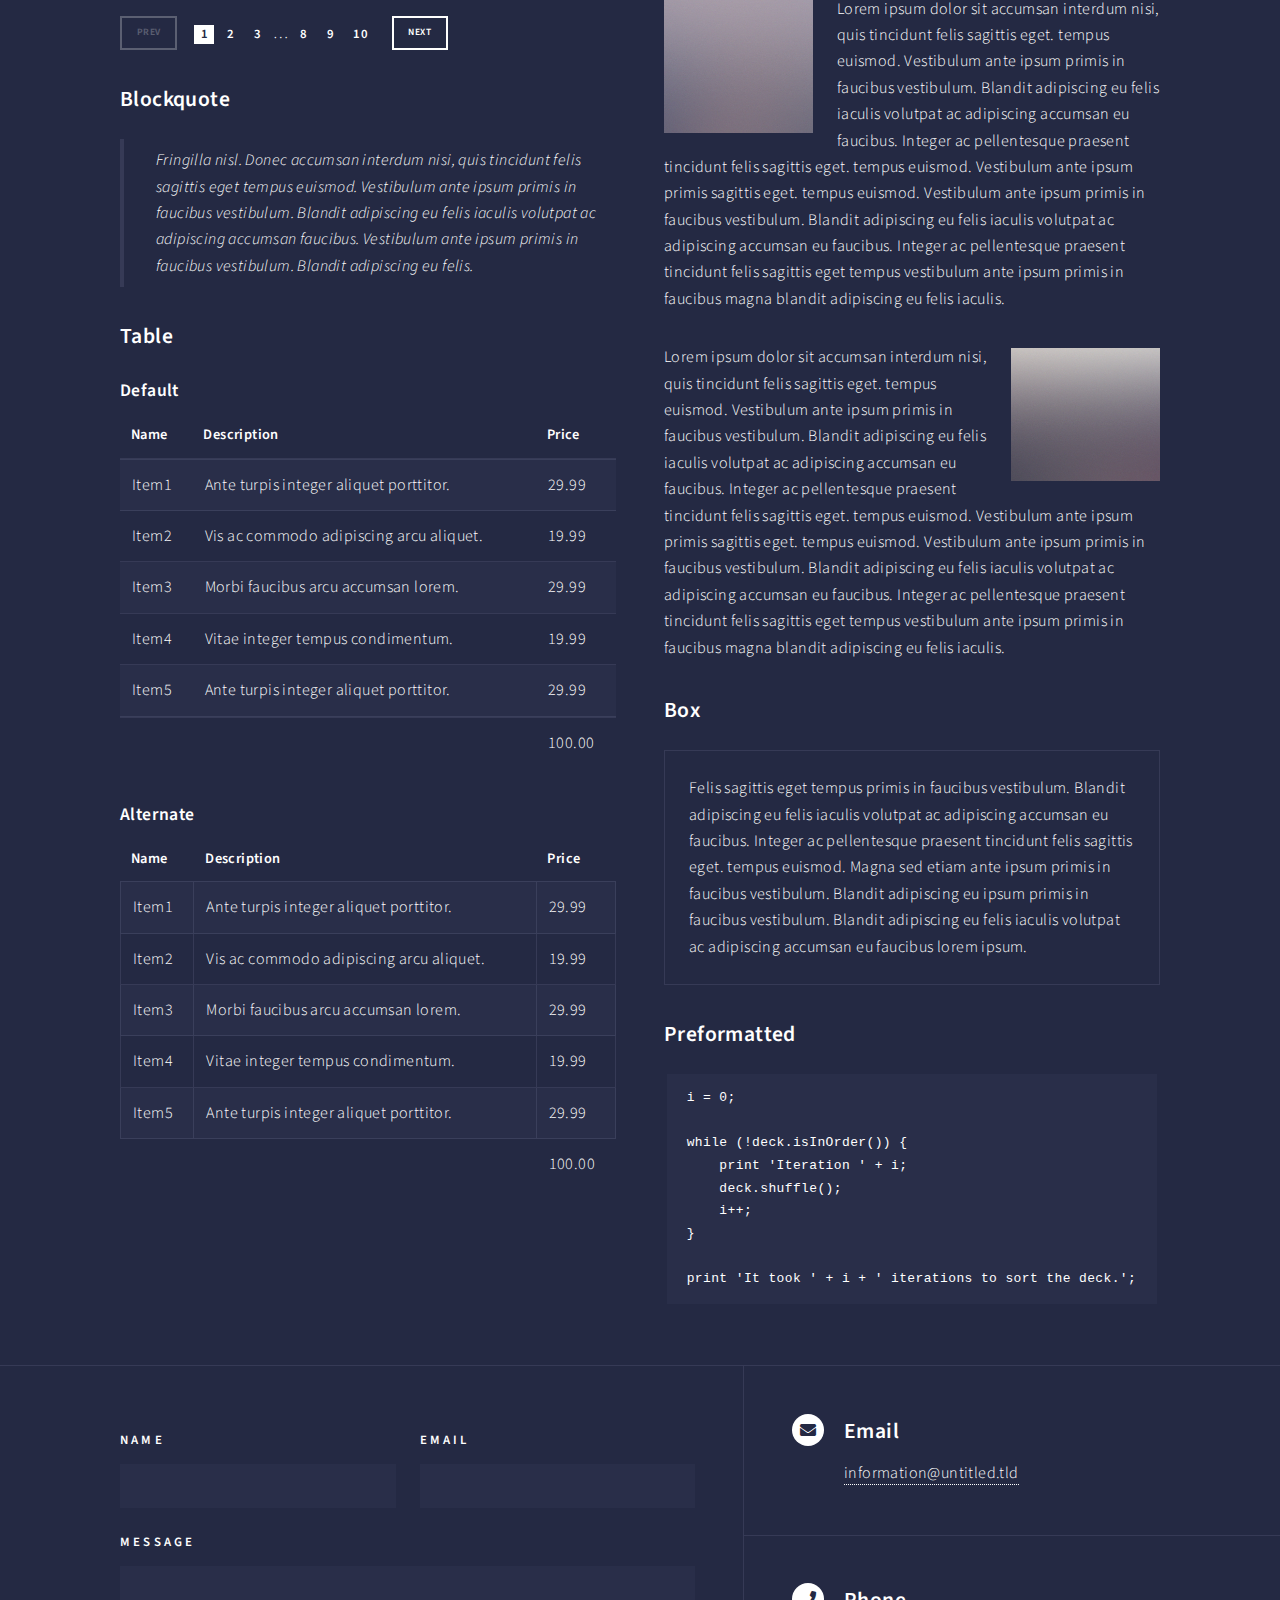
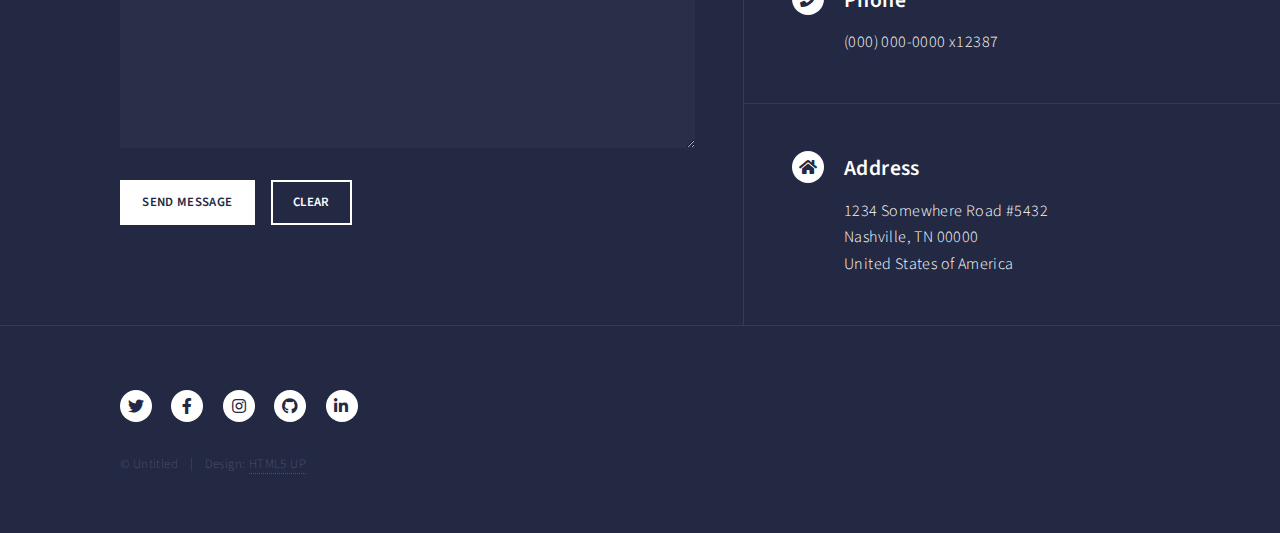
<file: elements.html>
<!DOCTYPE HTML>
<!--
	Forty by HTML5 UP
	html5up.net | @ajlkn
	Free for personal and commercial use under the CCA 3.0 license (html5up.net/license)
-->
<html>
	<head>
		<title>Elements - Forty by HTML5 UP</title>
		<meta charset="utf-8" />
		<meta name="viewport" content="width=device-width, initial-scale=1, user-scalable=no" />
		<link rel="stylesheet" href="assets/css/main.css" />
		<noscript><link rel="stylesheet" href="assets/css/noscript.css" /></noscript>
	</head>
	<body class="is-preload">

		<!-- Wrapper -->
			<div id="wrapper">

				<!-- Header -->
					<header id="header">
						<a href="index.html" class="logo"><strong>Forty</strong> <span>by HTML5 UP</span></a>
						<nav>
							<a href="#menu">Menu</a>
						</nav>
					</header>

				<!-- Menu -->
					<nav id="menu">
						<ul class="links">
							<li><a href="index.html">Home</a></li>
							<li><a href="landing.html">Landing</a></li>
							<li><a href="generic.html">Generic</a></li>
							<li><a href="elements.html">Elements</a></li>
						</ul>
						<ul class="actions stacked">
							<li><a href="#" class="button primary fit">Get Started</a></li>
							<li><a href="#" class="button fit">Log In</a></li>
						</ul>
					</nav>

				<!-- Main -->
					<div id="main" class="alt">

						<!-- One -->
							<section id="one">
								<div class="inner">
									<header class="major">
										<h1>Elements</h1>
									</header>

									<!-- Content -->
										<h2 id="content">Sample Content</h2>
										<p>Praesent ac adipiscing ullamcorper semper ut amet ac risus. Lorem sapien ut odio odio nunc. Ac adipiscing nibh porttitor erat risus justo adipiscing adipiscing amet placerat accumsan. Vis. Faucibus odio magna tempus adipiscing a non. In mi primis arcu ut non accumsan vivamus ac blandit adipiscing adipiscing arcu metus praesent turpis eu ac lacinia nunc ac commodo gravida adipiscing eget accumsan ac nunc adipiscing adipiscing.</p>
										<div class="row">
											<div class="col-6 col-12-small">
												<h3>Sem turpis amet semper</h3>
												<p>Nunc lacinia ante nunc ac lobortis. Interdum adipiscing gravida odio porttitor sem non mi integer non faucibus ornare mi ut ante amet placerat aliquet. Volutpat commodo eu sed ante lacinia. Sapien a lorem in integer ornare praesent commodo adipiscing arcu in massa commodo lorem accumsan at odio massa ac ac. Semper adipiscing varius montes viverra nibh in adipiscing blandit tempus accumsan.</p>
											</div>
											<div class="col-6 col-12-small">
												<h3>Magna odio tempus commodo</h3>
												<p>In arcu accumsan arcu adipiscing accumsan orci ac. Felis id enim aliquet. Accumsan ac integer lobortis commodo ornare aliquet accumsan erat tempus amet porttitor. Ante commodo blandit adipiscing integer semper orci eget. Faucibus commodo adipiscing mi eu nullam accumsan morbi arcu ornare odio mi adipiscing nascetur lacus ac interdum morbi accumsan vis mi accumsan ac praesent.</p>
											</div>
											<!-- Break -->
											<div class="col-4 col-12-medium">
												<h3>Interdum sapien gravida</h3>
												<p>Nunc lacinia ante nunc ac lobortis. Interdum adipiscing gravida odio porttitor sem non mi integer non faucibus ornare mi ut ante amet placerat aliquet. Volutpat eu sed ante lacinia sapien lorem accumsan varius montes viverra nibh in adipiscing blandit tempus accumsan.</p>
											</div>
											<div class="col-4 col-12-medium">
												<h3>Faucibus consequat lorem</h3>
												<p>Nunc lacinia ante nunc ac lobortis. Interdum adipiscing gravida odio porttitor sem non mi integer non faucibus ornare mi ut ante amet placerat aliquet. Volutpat eu sed ante lacinia sapien lorem accumsan varius montes viverra nibh in adipiscing blandit tempus accumsan.</p>
											</div>
											<div class="col-4 col-12-medium">
												<h3>Accumsan montes viverra</h3>
												<p>Nunc lacinia ante nunc ac lobortis. Interdum adipiscing gravida odio porttitor sem non mi integer non faucibus ornare mi ut ante amet placerat aliquet. Volutpat eu sed ante lacinia sapien lorem accumsan varius montes viverra nibh in adipiscing blandit tempus accumsan.</p>
											</div>
										</div>

									<hr class="major" />

									<!-- Elements -->
										<h2 id="elements">Elements</h2>
										<div class="row gtr-200">
											<div class="col-6 col-12-medium">

												<!-- Text stuff -->
													<h3>Text</h3>
													<p>This is <b>bold</b> and this is <strong>strong</strong>. This is <i>italic</i> and this is <em>emphasized</em>.
													This is <sup>superscript</sup> text and this is <sub>subscript</sub> text.
													This is <u>underlined</u> and this is code: <code>for (;;) { ... }</code>.
													Finally, this is a <a href="#">link</a>.</p>
													<hr />
													<h2>Heading Level 2</h2>
													<h3>Heading Level 3</h3>
													<h4>Heading Level 4</h4>
													<hr />
													<p>Nunc lacinia ante nunc ac lobortis. Interdum adipiscing gravida odio porttitor sem non mi integer non faucibus ornare mi ut ante amet placerat aliquet. Volutpat eu sed ante lacinia sapien lorem accumsan varius montes viverra nibh in adipiscing blandit tempus accumsan.</p>

												<!-- Lists -->
													<h3>Lists</h3>
													<div class="row">
														<div class="col-6 col-12-small">

															<h4>Unordered</h4>
															<ul>
																<li>Dolor etiam magna etiam.</li>
																<li>Sagittis lorem eleifend.</li>
																<li>Felis dolore viverra.</li>
															</ul>

															<h4>Alternate</h4>
															<ul class="alt">
																<li>Dolor etiam magna etiam.</li>
																<li>Sagittis lorem eleifend.</li>
																<li>Felis feugiat viverra.</li>
															</ul>

														</div>
														<div class="col-6 col-12-small">

															<h4>Ordered</h4>
															<ol>
																<li>Dolor etiam magna etiam.</li>
																<li>Etiam vel lorem sed viverra.</li>
																<li>Felis dolore viverra.</li>
																<li>Dolor etiam magna etiam.</li>
																<li>Etiam vel lorem sed viverra.</li>
																<li>Felis dolore viverra.</li>
															</ol>

															<h4>Icons</h4>
															<ul class="icons">
																<li><a href="#" class="icon brands fa-twitter"><span class="label">Twitter</span></a></li>
																<li><a href="#" class="icon brands fa-facebook-f"><span class="label">Facebook</span></a></li>
																<li><a href="#" class="icon brands fa-instagram"><span class="label">Instagram</span></a></li>
																<li><a href="#" class="icon brands fa-github"><span class="label">Github</span></a></li>
																<li><a href="#" class="icon brands fa-dribbble"><span class="label">Dribbble</span></a></li>
																<li><a href="#" class="icon brands fa-tumblr"><span class="label">Tumblr</span></a></li>
															</ul>
															<ul class="icons">
																<li><a href="#" class="icon brands alt fa-twitter"><span class="label">Twitter</span></a></li>
																<li><a href="#" class="icon brands alt fa-facebook-f"><span class="label">Facebook</span></a></li>
																<li><a href="#" class="icon brands alt fa-instagram"><span class="label">Instagram</span></a></li>
															</ul>

														</div>
													</div>
													<h4>Definition</h4>
													<dl>
														<dt>Item1</dt>
														<dd>
															<p>Lorem ipsum dolor vestibulum ante ipsum primis in faucibus vestibulum. Blandit adipiscing eu felis iaculis volutpat ac adipiscing accumsan eu faucibus. Integer ac pellentesque praesent. Lorem ipsum dolor.</p>
														</dd>
														<dt>Item2</dt>
														<dd>
															<p>Lorem ipsum dolor vestibulum ante ipsum primis in faucibus vestibulum. Blandit adipiscing eu felis iaculis volutpat ac adipiscing accumsan eu faucibus. Integer ac pellentesque praesent. Lorem ipsum dolor.</p>
														</dd>
														<dt>Item3</dt>
														<dd>
															<p>Lorem ipsum dolor vestibulum ante ipsum primis in faucibus vestibulum. Blandit adipiscing eu felis iaculis volutpat ac adipiscing accumsan eu faucibus. Integer ac pellentesque praesent. Lorem ipsum dolor.</p>
														</dd>
													</dl>

													<h4>Actions</h4>
													<ul class="actions">
														<li><a href="#" class="button primary">Default</a></li>
														<li><a href="#" class="button">Default</a></li>
													</ul>
													<ul class="actions small">
														<li><a href="#" class="button primary small">Small</a></li>
														<li><a href="#" class="button small">Small</a></li>
													</ul>
													<div class="row">
														<div class="col-6 col-12-small">
															<ul class="actions stacked">
																<li><a href="#" class="button primary">Default</a></li>
																<li><a href="#" class="button">Default</a></li>
															</ul>
														</div>
														<div class="col-6 col-12-small">
															<ul class="actions stacked">
																<li><a href="#" class="button primary small">Small</a></li>
																<li><a href="#" class="button small">Small</a></li>
															</ul>
														</div>
														<div class="col-6 col-12-small">
															<ul class="actions stacked">
																<li><a href="#" class="button primary fit">Default</a></li>
																<li><a href="#" class="button fit">Default</a></li>
															</ul>
														</div>
														<div class="col-6 col-12-small">
															<ul class="actions stacked">
																<li><a href="#" class="button primary small fit">Small</a></li>
																<li><a href="#" class="button small fit">Small</a></li>
															</ul>
														</div>
													</div>

													<h4>Pagination</h4>
													<ul class="pagination">
														<li><span class="button small disabled">Prev</span></li>
														<li><a href="#" class="page active">1</a></li>
														<li><a href="#" class="page">2</a></li>
														<li><a href="#" class="page">3</a></li>
														<li><span>&hellip;</span></li>
														<li><a href="#" class="page">8</a></li>
														<li><a href="#" class="page">9</a></li>
														<li><a href="#" class="page">10</a></li>
														<li><a href="#" class="button small">Next</a></li>
													</ul>

												<!-- Blockquote -->
													<h3>Blockquote</h3>
													<blockquote>Fringilla nisl. Donec accumsan interdum nisi, quis tincidunt felis sagittis eget tempus euismod. Vestibulum ante ipsum primis in faucibus vestibulum. Blandit adipiscing eu felis iaculis volutpat ac adipiscing accumsan faucibus. Vestibulum ante ipsum primis in faucibus vestibulum. Blandit adipiscing eu felis.</blockquote>

												<!-- Table -->
													<h3>Table</h3>

													<h4>Default</h4>
													<div class="table-wrapper">
														<table>
															<thead>
																<tr>
																	<th>Name</th>
																	<th>Description</th>
																	<th>Price</th>
																</tr>
															</thead>
															<tbody>
																<tr>
																	<td>Item1</td>
																	<td>Ante turpis integer aliquet porttitor.</td>
																	<td>29.99</td>
																</tr>
																<tr>
																	<td>Item2</td>
																	<td>Vis ac commodo adipiscing arcu aliquet.</td>
																	<td>19.99</td>
																</tr>
																<tr>
																	<td>Item3</td>
																	<td> Morbi faucibus arcu accumsan lorem.</td>
																	<td>29.99</td>
																</tr>
																<tr>
																	<td>Item4</td>
																	<td>Vitae integer tempus condimentum.</td>
																	<td>19.99</td>
																</tr>
																<tr>
																	<td>Item5</td>
																	<td>Ante turpis integer aliquet porttitor.</td>
																	<td>29.99</td>
																</tr>
															</tbody>
															<tfoot>
																<tr>
																	<td colspan="2"></td>
																	<td>100.00</td>
																</tr>
															</tfoot>
														</table>
													</div>

													<h4>Alternate</h4>
													<div class="table-wrapper">
														<table class="alt">
															<thead>
																<tr>
																	<th>Name</th>
																	<th>Description</th>
																	<th>Price</th>
																</tr>
															</thead>
															<tbody>
																<tr>
																	<td>Item1</td>
																	<td>Ante turpis integer aliquet porttitor.</td>
																	<td>29.99</td>
																</tr>
																<tr>
																	<td>Item2</td>
																	<td>Vis ac commodo adipiscing arcu aliquet.</td>
																	<td>19.99</td>
																</tr>
																<tr>
																	<td>Item3</td>
																	<td> Morbi faucibus arcu accumsan lorem.</td>
																	<td>29.99</td>
																</tr>
																<tr>
																	<td>Item4</td>
																	<td>Vitae integer tempus condimentum.</td>
																	<td>19.99</td>
																</tr>
																<tr>
																	<td>Item5</td>
																	<td>Ante turpis integer aliquet porttitor.</td>
																	<td>29.99</td>
																</tr>
															</tbody>
															<tfoot>
																<tr>
																	<td colspan="2"></td>
																	<td>100.00</td>
																</tr>
															</tfoot>
														</table>
													</div>

											</div>
											<div class="col-6 col-12-medium">

												<!-- Buttons -->
													<h3>Buttons</h3>
													<ul class="actions">
														<li><a href="#" class="button primary">Primary</a></li>
														<li><a href="#" class="button">Default</a></li>
													</ul>
													<div class="row">
														<div class="col-6 col-12-xsmall">
															<ul class="actions stacked">
																<li><a href="#" class="button large">Large</a></li>
																<li><a href="#" class="button">Default</a></li>
																<li><a href="#" class="button small">Small</a></li>
															</ul>
														</div>
														<div class="col-6 col-12-xsmall">
															<ul class="actions stacked">
																<li><a href="#" class="button primary large">Large</a></li>
																<li><a href="#" class="button primary">Default</a></li>
																<li><a href="#" class="button primary small">Small</a></li>
															</ul>
														</div>
													</div>
													<ul class="actions fit">
														<li><a href="#" class="button primary fit">Fit</a></li>
														<li><a href="#" class="button fit">Fit</a></li>
													</ul>
													<ul class="actions fit small">
														<li><a href="#" class="button primary fit small">Fit + Small</a></li>
														<li><a href="#" class="button fit small">Fit + Small</a></li>
													</ul>
													<ul class="actions">
														<li><a href="#" class="button primary icon solid fa-search">Icon</a></li>
														<li><a href="#" class="button icon solid fa-download">Icon</a></li>
													</ul>
													<ul class="actions">
														<li><span class="button primary disabled">Primary</span></li>
														<li><span class="button disabled">Default</span></li>
													</ul>

												<!-- Form -->
													<h3>Form</h3>

													<form method="post" action="#">
														<div class="row gtr-uniform">
															<div class="col-6 col-12-xsmall">
																<input type="text" name="demo-name" id="demo-name" value="" placeholder="Name" />
															</div>
															<div class="col-6 col-12-xsmall">
																<input type="email" name="demo-email" id="demo-email" value="" placeholder="Email" />
															</div>
															<!-- Break -->
															<div class="col-12">
																<select name="demo-category" id="demo-category">
																	<option value="">- Category -</option>
																	<option value="1">Manufacturing</option>
																	<option value="1">Shipping</option>
																	<option value="1">Administration</option>
																	<option value="1">Human Resources</option>
																</select>
															</div>
															<!-- Break -->
															<div class="col-4 col-12-small">
																<input type="radio" id="demo-priority-low" name="demo-priority" checked>
																<label for="demo-priority-low">Low</label>
															</div>
															<div class="col-4 col-12-small">
																<input type="radio" id="demo-priority-normal" name="demo-priority">
																<label for="demo-priority-normal">Normal</label>
															</div>
															<div class="col-4 col-12-small">
																<input type="radio" id="demo-priority-high" name="demo-priority">
																<label for="demo-priority-high">High</label>
															</div>
															<!-- Break -->
															<div class="col-6 col-12-small">
																<input type="checkbox" id="demo-copy" name="demo-copy">
																<label for="demo-copy">Email me a copy</label>
															</div>
															<div class="col-6 col-12-small">
																<input type="checkbox" id="demo-human" name="demo-human" checked>
																<label for="demo-human">I am a human</label>
															</div>
															<!-- Break -->
															<div class="col-12">
																<textarea name="demo-message" id="demo-message" placeholder="Enter your message" rows="6"></textarea>
															</div>
															<!-- Break -->
															<div class="col-12">
																<ul class="actions">
																	<li><input type="submit" value="Send Message" class="primary" /></li>
																	<li><input type="reset" value="Reset" /></li>
																</ul>
															</div>
														</div>
													</form>

												<!-- Image -->
													<h3>Image</h3>

													<h4>Fit</h4>
													<span class="image fit"><img src="images/pic03.jpg" alt="" /></span>
													<div class="box alt">
														<div class="row gtr-50 gtr-uniform">
															<div class="col-4"><span class="image fit"><img src="images/pic08.jpg" alt="" /></span></div>
															<div class="col-4"><span class="image fit"><img src="images/pic09.jpg" alt="" /></span></div>
															<div class="col-4"><span class="image fit"><img src="images/pic10.jpg" alt="" /></span></div>
															<!-- Break -->
															<div class="col-4"><span class="image fit"><img src="images/pic10.jpg" alt="" /></span></div>
															<div class="col-4"><span class="image fit"><img src="images/pic08.jpg" alt="" /></span></div>
															<div class="col-4"><span class="image fit"><img src="images/pic09.jpg" alt="" /></span></div>
															<!-- Break -->
															<div class="col-4"><span class="image fit"><img src="images/pic09.jpg" alt="" /></span></div>
															<div class="col-4"><span class="image fit"><img src="images/pic10.jpg" alt="" /></span></div>
															<div class="col-4"><span class="image fit"><img src="images/pic08.jpg" alt="" /></span></div>
														</div>
													</div>

													<h4>Left &amp; Right</h4>
													<p><span class="image left"><img src="images/pic09.jpg" alt="" /></span>Lorem ipsum dolor sit accumsan interdum nisi, quis tincidunt felis sagittis eget. tempus euismod. Vestibulum ante ipsum primis in faucibus vestibulum. Blandit adipiscing eu felis iaculis volutpat ac adipiscing accumsan eu faucibus. Integer ac pellentesque praesent tincidunt felis sagittis eget. tempus euismod. Vestibulum ante ipsum primis sagittis eget. tempus euismod. Vestibulum ante ipsum primis in faucibus vestibulum. Blandit adipiscing eu felis iaculis volutpat ac adipiscing accumsan eu faucibus. Integer ac pellentesque praesent tincidunt felis sagittis eget tempus vestibulum ante ipsum primis in faucibus magna blandit adipiscing eu felis iaculis.</p>
													<p><span class="image right"><img src="images/pic10.jpg" alt="" /></span>Lorem ipsum dolor sit accumsan interdum nisi, quis tincidunt felis sagittis eget. tempus euismod. Vestibulum ante ipsum primis in faucibus vestibulum. Blandit adipiscing eu felis iaculis volutpat ac adipiscing accumsan eu faucibus. Integer ac pellentesque praesent tincidunt felis sagittis eget. tempus euismod. Vestibulum ante ipsum primis sagittis eget. tempus euismod. Vestibulum ante ipsum primis in faucibus vestibulum. Blandit adipiscing eu felis iaculis volutpat ac adipiscing accumsan eu faucibus. Integer ac pellentesque praesent tincidunt felis sagittis eget tempus vestibulum ante ipsum primis in faucibus magna blandit adipiscing eu felis iaculis.</p>

												<!-- Box -->
													<h3>Box</h3>
													<div class="box">
														<p>Felis sagittis eget tempus primis in faucibus vestibulum. Blandit adipiscing eu felis iaculis volutpat ac adipiscing accumsan eu faucibus. Integer ac pellentesque praesent tincidunt felis sagittis eget. tempus euismod. Magna sed etiam ante ipsum primis in faucibus vestibulum. Blandit adipiscing eu ipsum primis in faucibus vestibulum. Blandit adipiscing eu felis iaculis volutpat ac adipiscing accumsan eu faucibus lorem ipsum.</p>
													</div>

												<!-- Preformatted Code -->
													<h3>Preformatted</h3>
													<pre><code>i = 0;

while (!deck.isInOrder()) {
    print 'Iteration ' + i;
    deck.shuffle();
    i++;
}

print 'It took ' + i + ' iterations to sort the deck.';
</code></pre>

											</div>
										</div>

								</div>
							</section>

					</div>

				<!-- Contact -->
					<section id="contact">
						<div class="inner">
							<section>
								<form method="post" action="#">
									<div class="fields">
										<div class="field half">
											<label for="name">Name</label>
											<input type="text" name="name" id="name" />
										</div>
										<div class="field half">
											<label for="email">Email</label>
											<input type="text" name="email" id="email" />
										</div>
										<div class="field">
											<label for="message">Message</label>
											<textarea name="message" id="message" rows="6"></textarea>
										</div>
									</div>
									<ul class="actions">
										<li><input type="submit" value="Send Message" class="primary" /></li>
										<li><input type="reset" value="Clear" /></li>
									</ul>
								</form>
							</section>
							<section class="split">
								<section>
									<div class="contact-method">
										<span class="icon solid alt fa-envelope"></span>
										<h3>Email</h3>
										<a href="#">information@untitled.tld</a>
									</div>
								</section>
								<section>
									<div class="contact-method">
										<span class="icon solid alt fa-phone"></span>
										<h3>Phone</h3>
										<span>(000) 000-0000 x12387</span>
									</div>
								</section>
								<section>
									<div class="contact-method">
										<span class="icon solid alt fa-home"></span>
										<h3>Address</h3>
										<span>1234 Somewhere Road #5432<br />
										Nashville, TN 00000<br />
										United States of America</span>
									</div>
								</section>
							</section>
						</div>
					</section>

				<!-- Footer -->
					<footer id="footer">
						<div class="inner">
							<ul class="icons">
								<li><a href="#" class="icon brands alt fa-twitter"><span class="label">Twitter</span></a></li>
								<li><a href="#" class="icon brands alt fa-facebook-f"><span class="label">Facebook</span></a></li>
								<li><a href="#" class="icon brands alt fa-instagram"><span class="label">Instagram</span></a></li>
								<li><a href="#" class="icon brands alt fa-github"><span class="label">GitHub</span></a></li>
								<li><a href="#" class="icon brands alt fa-linkedin-in"><span class="label">LinkedIn</span></a></li>
							</ul>
							<ul class="copyright">
								<li>&copy; Untitled</li><li>Design: <a href="https://html5up.net">HTML5 UP</a></li>
							</ul>
						</div>
					</footer>

			</div>

		<!-- Scripts -->
			<script src="assets/js/jquery.min.js"></script>
			<script src="assets/js/jquery.scrolly.min.js"></script>
			<script src="assets/js/jquery.scrollex.min.js"></script>
			<script src="assets/js/browser.min.js"></script>
			<script src="assets/js/breakpoints.min.js"></script>
			<script src="assets/js/util.js"></script>
			<script src="assets/js/main.js"></script>

	</body>
</html>
</file>
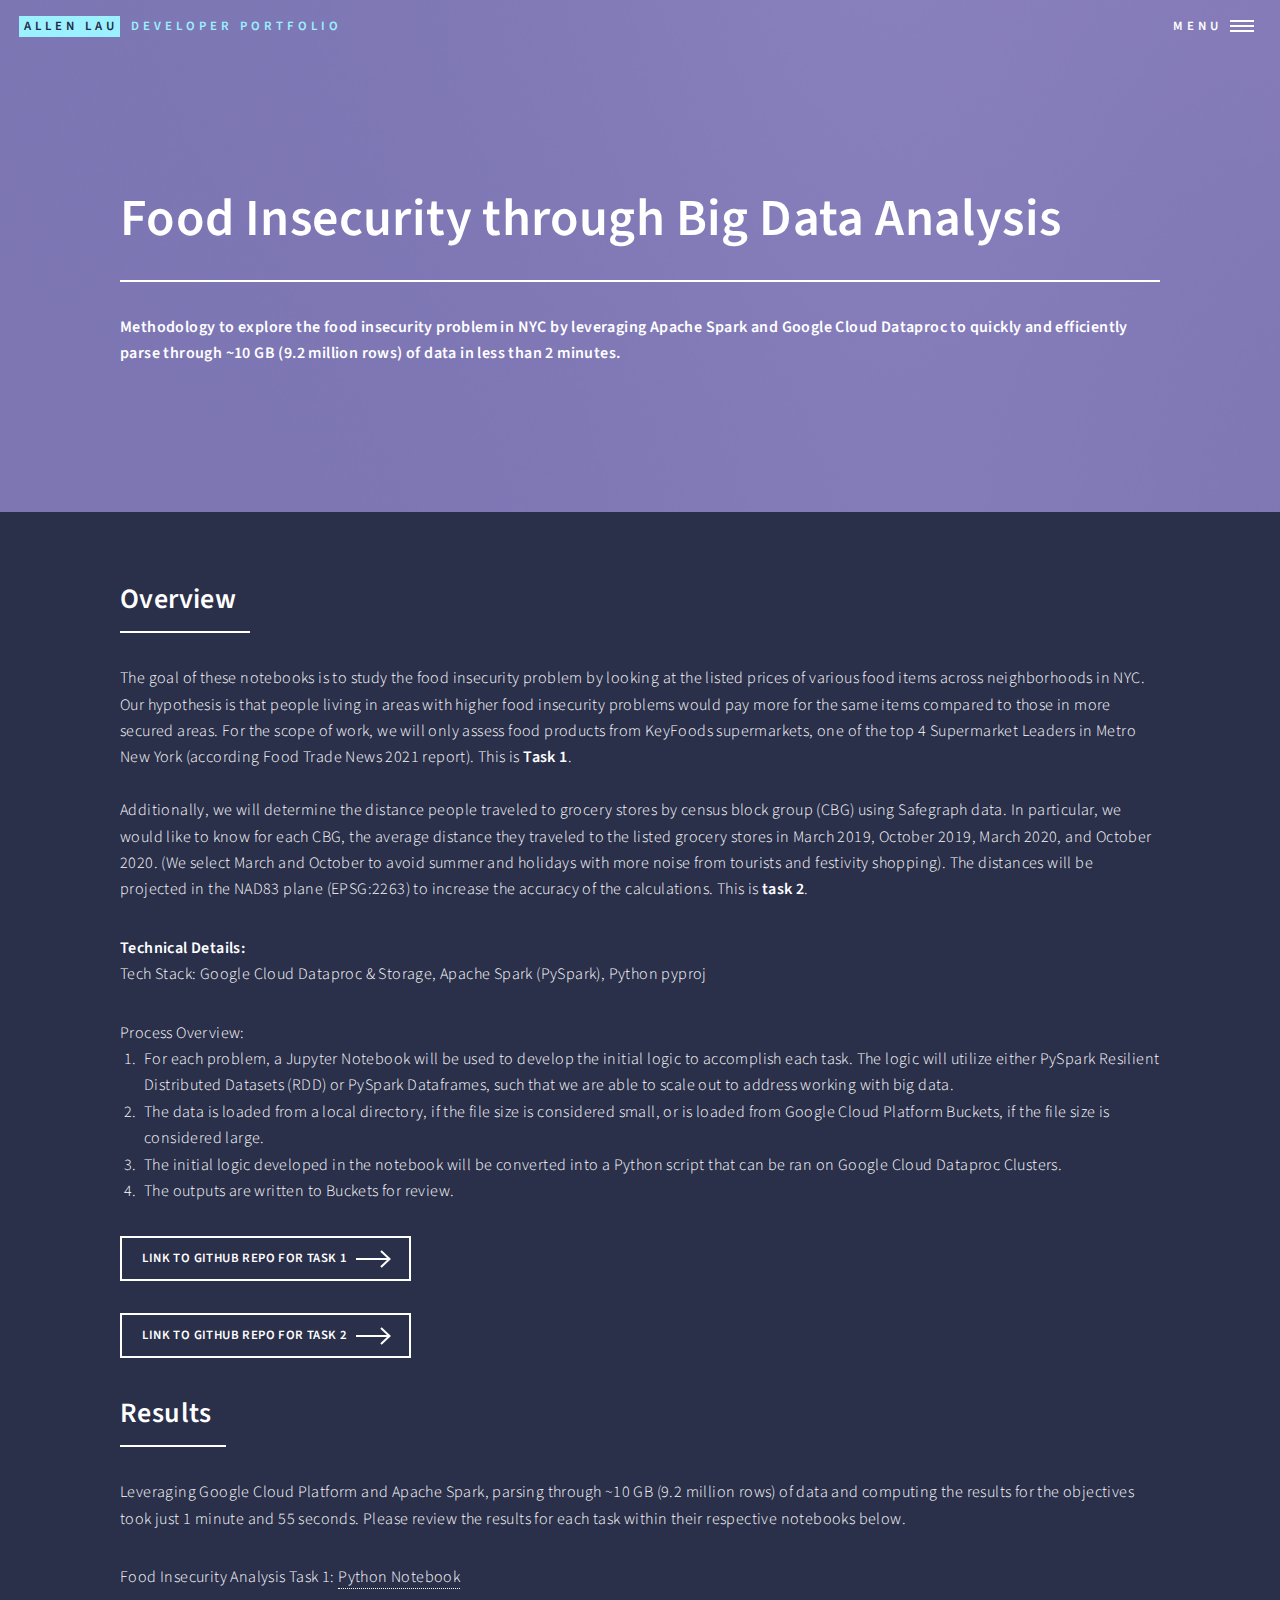
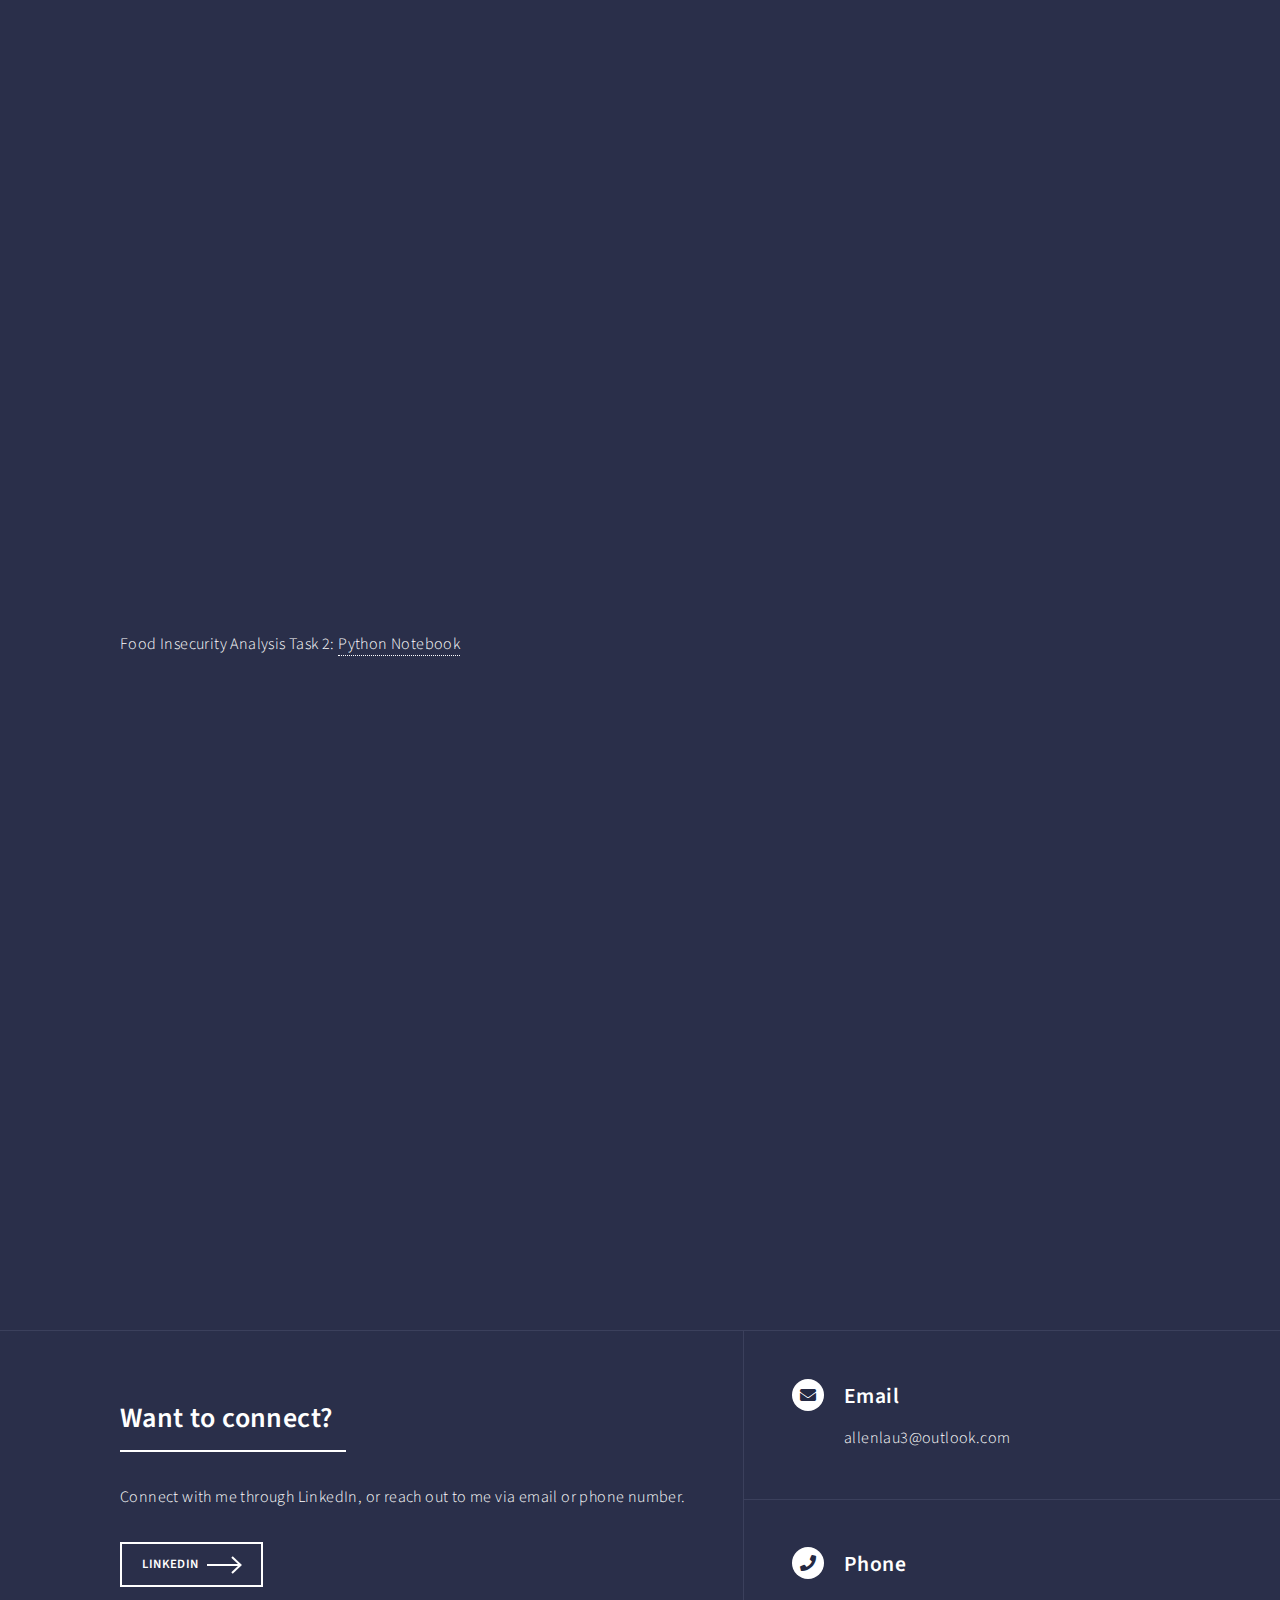
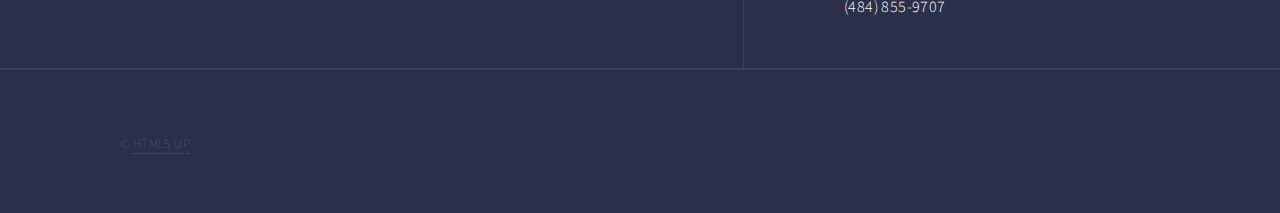
<file: food_insecurity.html>
<!DOCTYPE HTML>
<!--
	Forty by HTML5 UP
	html5up.net | @ajlkn
	Free for personal and commercial use under the CCA 3.0 license (html5up.net/license)
-->
<html>
	<head>
		<title>Allen Lau</title>
		<meta charset="utf-8" />
		<meta name="viewport" content="width=device-width, initial-scale=1, user-scalable=no" />
		<link rel="stylesheet" href="assets/css/main.css" />
		<noscript><link rel="stylesheet" href="assets/css/noscript.css" /></noscript>
	</head>
	<body class="is-preload">

		<!-- Wrapper -->
			<div id="wrapper">

				<!-- Header -->
					<header id="header" class="alt">
						<a href="index.html" class="logo"><strong>Allen Lau</strong> <span>Developer Portfolio</span></a>
						<nav>
							<a href="#menu">Menu</a>
						</nav>
					</header>

				<!-- Menu -->
					<nav id="menu">
						<ul class="links">
							<li><a href="index.html">Home</a></li>
							<li><a href="aboutme.html">About Me</a></li>
						</ul>
						<ul class="actions stacked">
							
						</ul>
					</nav>

				<!-- Banner -->
				<!-- Note: The "styleN" class below should match that of the header element. -->
					<section id="banner" class="style2">
						<div class="inner">
							<span class="image">
								<img src="images/pic07.jpg" alt="" />
							</span>
							<header class="major">
								<h1>Food Insecurity through Big Data Analysis</h1>
							</header>
							<div class="content">
								<p>Methodology to explore the food insecurity problem in NYC by leveraging Apache Spark and Google Cloud Dataproc to quickly and efficiently parse through ~10 GB (9.2 million rows) of data in less than 2 minutes.</p>
							</div>
						</div>
					</section>

				<!-- Main -->
					<div id="main">

						<!-- One -->
							<section id="one">
								<div class="inner">
									<header class="major">
										<h2>Overview</h2>
									</header>
									<p>
										The goal of these notebooks is to study the food insecurity problem by looking at the listed prices of various food items across neighborhoods in NYC. Our hypothesis is that people living in areas with higher food insecurity problems would pay more for the same items compared to those in more secured areas. For the scope of work, we will only assess food products from KeyFoods supermarkets, one of the top 4 Supermarket Leaders in Metro New York (according Food Trade News 2021 report). This is <b>Task 1</b>.
										<br><br>
										Additionally, we will determine the distance people traveled to grocery stores by census block group (CBG) using Safegraph data. In particular, we would like to know for each CBG, the average distance they traveled to the listed grocery stores in March 2019, October 2019, March 2020, and October 2020. (We select March and October to avoid summer and holidays with more noise from tourists and festivity shopping). The distances will be projected in the NAD83 plane (EPSG:2263) to increase the accuracy of the calculations. This is <b>task 2</b>.
									</p>
									<p><b>Technical Details: </b><br> Tech Stack: Google Cloud Dataproc & Storage, Apache Spark (PySpark), Python pyproj</p>
									Process Overview:
									<ol>
										<li>For each problem, a Jupyter Notebook will be used to develop the initial logic to accomplish each task. The logic will utilize either PySpark Resilient Distributed Datasets (RDD) or PySpark Dataframes, such that we are able to scale out to address working with big data.</li>
										<li>The data is loaded from a local directory, if the file size is considered small, or is loaded from Google Cloud Platform Buckets, if the file size is considered large. </li>
										<li>The initial logic developed in the notebook will be converted into a Python script that can be ran on Google Cloud Dataproc Clusters. </li>
										<li>The outputs are written to Buckets for review. </li>
									  </ol>
									
									<ul class="actions">
										<li><a href="https://github.com/lau-allen/foodinsecurity-analysis.git" class="button next">Link to Github Repo for Task 1</a></li>
									</ul>
									<ul class="actions">
										<li><a href="https://github.com/lau-allen/foodinsecurity-analysis-part2.git" class="button next">Link to Github Repo for Task 2</a></li>
									</ul>
							
									<header class="major">
										<h2>Results</h2>
									</header>
									<p>Leveraging Google Cloud Platform and Apache Spark, parsing through ~10 GB (9.2 million rows) of data and computing the results for the objectives took just 1 minute and 55 seconds. Please review the results for each task within their respective notebooks below. </p>
									<p>Food Insecurity Analysis Task 1: <a href="https://github.com/lau-allen/foodinsecurity-analysis/blob/main/NYC_FoodInsecurity_Analysis.ipynb">Python Notebook</a></p>
									<iframe src="https://nbviewer.org/url/github.com/lau-allen/foodinsecurity-analysis/blob/main/NYC_FoodInsecurity_Analysis.ipynb" width="100%" height="600px"></iframe>
									<p>Food Insecurity Analysis Task 2: <a href="https://github.com/lau-allen/foodinsecurity-analysis-part2/blob/main/NYC_FoodInsecurity_Analysis.ipynb">Python Notebook</a></p>
									<iframe src="https://nbviewer.org/url/github.com/lau-allen/foodinsecurity-analysis-part2/blob/main/NYC_FoodInsecurity_Analysis.ipynb" width="100%" height="600px"></iframe>
								</div>
							</section>

				<!-- contact -->
				<section id="contact">
					<div class="inner">
						<section>
							<div class="inner">
								<header class="major">
									<h2>Want to connect?</h2>
								</header>
								<p>Connect with me through LinkedIn, or reach out to me via email or phone number.</p>
								<ul class="actions">
									<li><a href="https://www.linkedin.com/in/allenlau2019/" class="button next">LinkedIn</a></li>
								</ul>
							</div>
						</section>
						<section class="split">
							<section>
								<div class="contact-method">
									<span class="icon solid alt fa-envelope"></span>
									<h3>Email</h3>
									<span>allenlau3@outlook.com</span>
								</div>
							</section>
							<section>
								<div class="contact-method">
									<span class="icon solid alt fa-phone"></span>
									<h3>Phone</h3>
									<span>(484) 855-9707</span>
								</div>
							</section>
						</section>
					</div>
				</section>

			<!-- Footer -->
				<footer id="footer">
					<div class="inner">
						<ul class="copyright">
							<li>&copy; <a href="https://html5up.net">HTML5 UP</a></li>
						</ul>
					</div>
				</footer>

		</div>

		<!-- Scripts -->
			<script src="assets/js/jquery.min.js"></script>
			<script src="assets/js/jquery.scrolly.min.js"></script>
			<script src="assets/js/jquery.scrollex.min.js"></script>
			<script src="assets/js/browser.min.js"></script>
			<script src="assets/js/breakpoints.min.js"></script>
			<script src="assets/js/util.js"></script>
			<script src="assets/js/main.js"></script>

	</body>
</html>
</file>
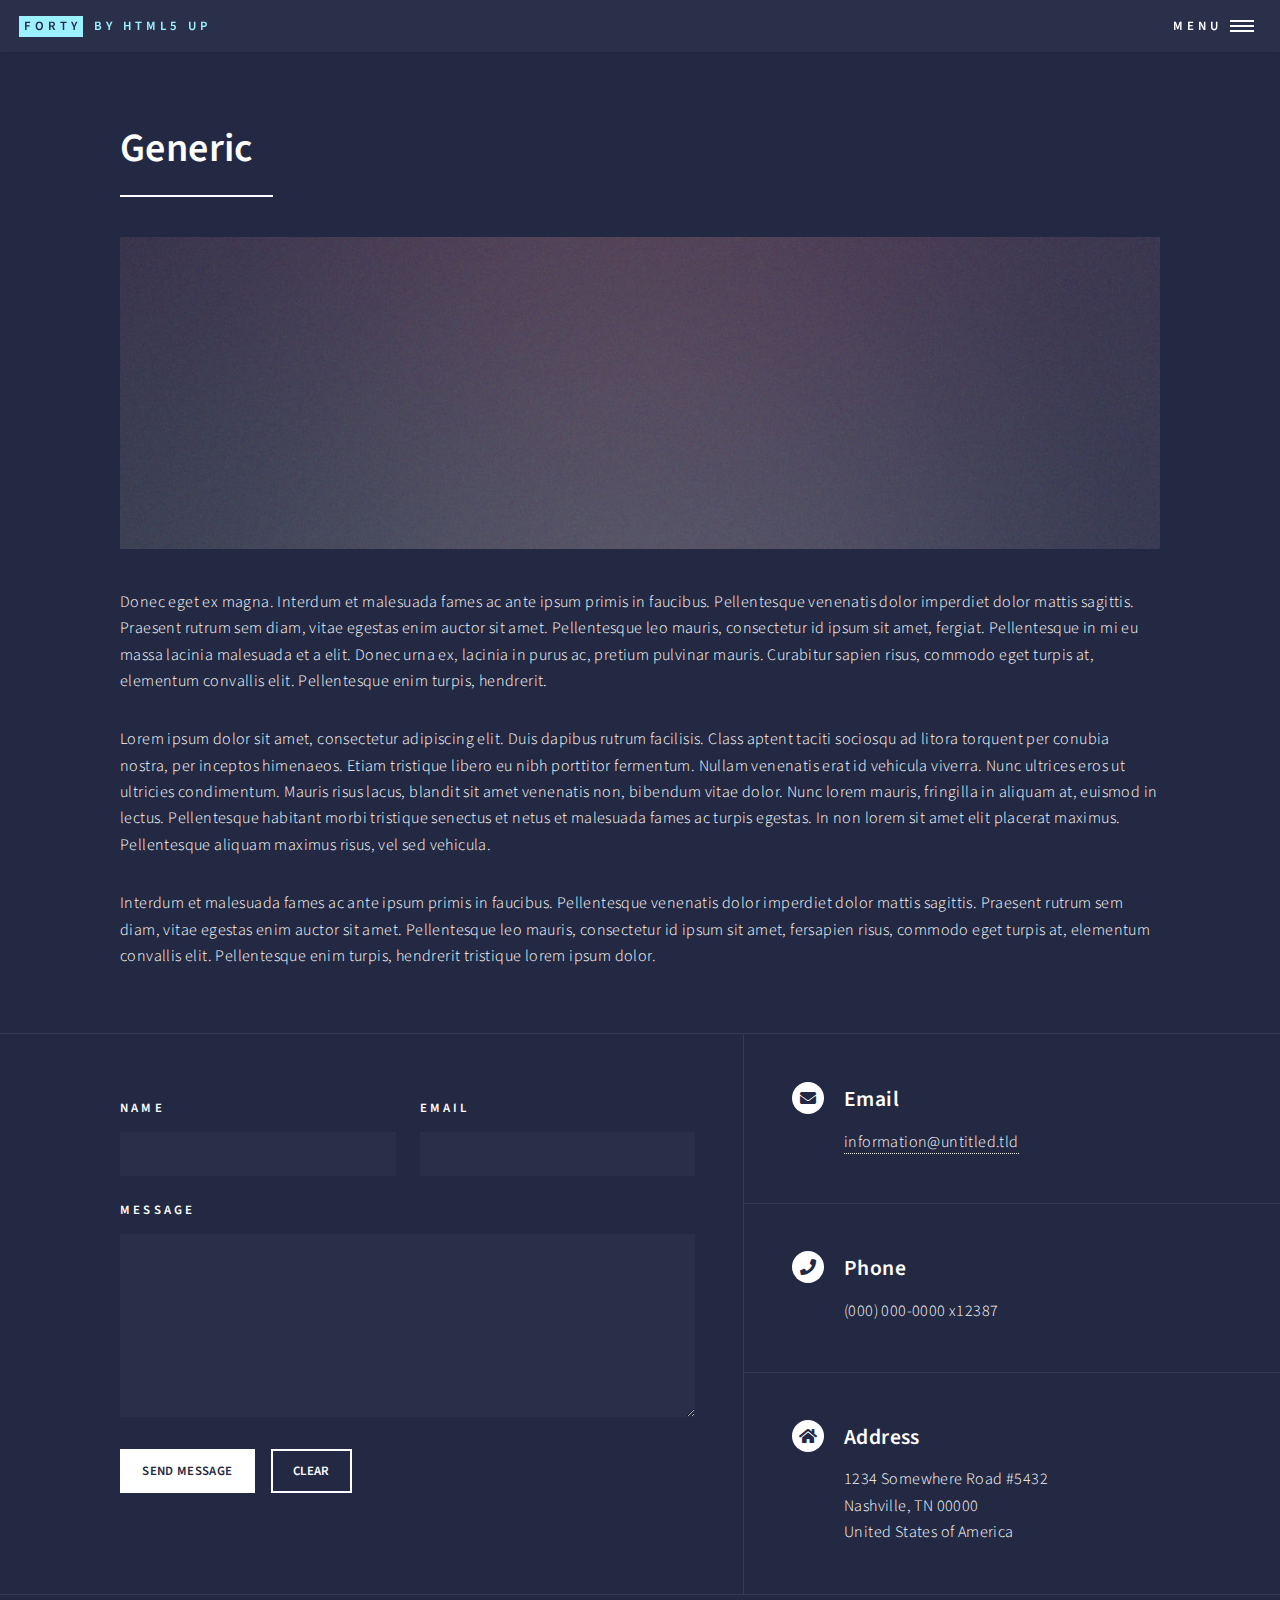
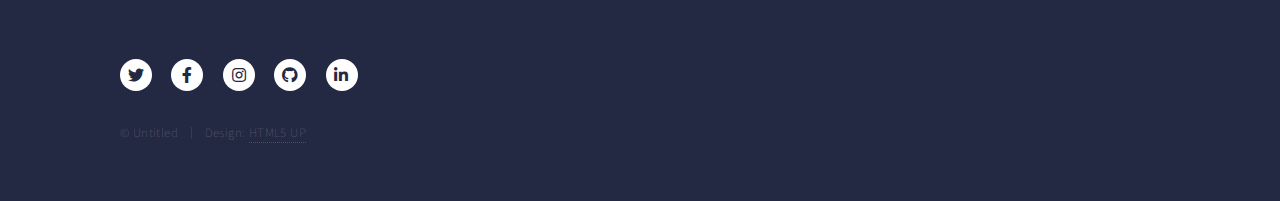
<file: generic.html>
<!DOCTYPE HTML>
<!--
	Forty by HTML5 UP
	html5up.net | @ajlkn
	Free for personal and commercial use under the CCA 3.0 license (html5up.net/license)
-->
<html>
	<head>
		<title>Generic - Forty by HTML5 UP</title>
		<meta charset="utf-8" />
		<meta name="viewport" content="width=device-width, initial-scale=1, user-scalable=no" />
		<link rel="stylesheet" href="assets/css/main.css" />
		<noscript><link rel="stylesheet" href="assets/css/noscript.css" /></noscript>
	</head>
	<body class="is-preload">

		<!-- Wrapper -->
			<div id="wrapper">

				<!-- Header -->
					<header id="header">
						<a href="index.html" class="logo"><strong>Forty</strong> <span>by HTML5 UP</span></a>
						<nav>
							<a href="#menu">Menu</a>
						</nav>
					</header>

				<!-- Menu -->
					<nav id="menu">
						<ul class="links">
							<li><a href="index.html">Home</a></li>
							<li><a href="landing.html">Landing</a></li>
							<li><a href="generic.html">Generic</a></li>
							<li><a href="elements.html">Elements</a></li>
						</ul>
						<ul class="actions stacked">
							<li><a href="#" class="button primary fit">Get Started</a></li>
							<li><a href="#" class="button fit">Log In</a></li>
						</ul>
					</nav>

				<!-- Main -->
					<div id="main" class="alt">

						<!-- One -->
							<section id="one">
								<div class="inner">
									<header class="major">
										<h1>Generic</h1>
									</header>
									<span class="image main"><img src="images/pic11.jpg" alt="" /></span>
									<p>Donec eget ex magna. Interdum et malesuada fames ac ante ipsum primis in faucibus. Pellentesque venenatis dolor imperdiet dolor mattis sagittis. Praesent rutrum sem diam, vitae egestas enim auctor sit amet. Pellentesque leo mauris, consectetur id ipsum sit amet, fergiat. Pellentesque in mi eu massa lacinia malesuada et a elit. Donec urna ex, lacinia in purus ac, pretium pulvinar mauris. Curabitur sapien risus, commodo eget turpis at, elementum convallis elit. Pellentesque enim turpis, hendrerit.</p>
									<p>Lorem ipsum dolor sit amet, consectetur adipiscing elit. Duis dapibus rutrum facilisis. Class aptent taciti sociosqu ad litora torquent per conubia nostra, per inceptos himenaeos. Etiam tristique libero eu nibh porttitor fermentum. Nullam venenatis erat id vehicula viverra. Nunc ultrices eros ut ultricies condimentum. Mauris risus lacus, blandit sit amet venenatis non, bibendum vitae dolor. Nunc lorem mauris, fringilla in aliquam at, euismod in lectus. Pellentesque habitant morbi tristique senectus et netus et malesuada fames ac turpis egestas. In non lorem sit amet elit placerat maximus. Pellentesque aliquam maximus risus, vel sed vehicula.</p>
									<p>Interdum et malesuada fames ac ante ipsum primis in faucibus. Pellentesque venenatis dolor imperdiet dolor mattis sagittis. Praesent rutrum sem diam, vitae egestas enim auctor sit amet. Pellentesque leo mauris, consectetur id ipsum sit amet, fersapien risus, commodo eget turpis at, elementum convallis elit. Pellentesque enim turpis, hendrerit tristique lorem ipsum dolor.</p>
								</div>
							</section>

					</div>

				<!-- Contact -->
					<section id="contact">
						<div class="inner">
							<section>
								<form method="post" action="#">
									<div class="fields">
										<div class="field half">
											<label for="name">Name</label>
											<input type="text" name="name" id="name" />
										</div>
										<div class="field half">
											<label for="email">Email</label>
											<input type="text" name="email" id="email" />
										</div>
										<div class="field">
											<label for="message">Message</label>
											<textarea name="message" id="message" rows="6"></textarea>
										</div>
									</div>
									<ul class="actions">
										<li><input type="submit" value="Send Message" class="primary" /></li>
										<li><input type="reset" value="Clear" /></li>
									</ul>
								</form>
							</section>
							<section class="split">
								<section>
									<div class="contact-method">
										<span class="icon solid alt fa-envelope"></span>
										<h3>Email</h3>
										<a href="#">information@untitled.tld</a>
									</div>
								</section>
								<section>
									<div class="contact-method">
										<span class="icon solid alt fa-phone"></span>
										<h3>Phone</h3>
										<span>(000) 000-0000 x12387</span>
									</div>
								</section>
								<section>
									<div class="contact-method">
										<span class="icon solid alt fa-home"></span>
										<h3>Address</h3>
										<span>1234 Somewhere Road #5432<br />
										Nashville, TN 00000<br />
										United States of America</span>
									</div>
								</section>
							</section>
						</div>
					</section>

				<!-- Footer -->
					<footer id="footer">
						<div class="inner">
							<ul class="icons">
								<li><a href="#" class="icon brands alt fa-twitter"><span class="label">Twitter</span></a></li>
								<li><a href="#" class="icon brands alt fa-facebook-f"><span class="label">Facebook</span></a></li>
								<li><a href="#" class="icon brands alt fa-instagram"><span class="label">Instagram</span></a></li>
								<li><a href="#" class="icon brands alt fa-github"><span class="label">GitHub</span></a></li>
								<li><a href="#" class="icon brands alt fa-linkedin-in"><span class="label">LinkedIn</span></a></li>
							</ul>
							<ul class="copyright">
								<li>&copy; Untitled</li><li>Design: <a href="https://html5up.net">HTML5 UP</a></li>
							</ul>
						</div>
					</footer>

			</div>

		<!-- Scripts -->
			<script src="assets/js/jquery.min.js"></script>
			<script src="assets/js/jquery.scrolly.min.js"></script>
			<script src="assets/js/jquery.scrollex.min.js"></script>
			<script src="assets/js/browser.min.js"></script>
			<script src="assets/js/breakpoints.min.js"></script>
			<script src="assets/js/util.js"></script>
			<script src="assets/js/main.js"></script>

	</body>
</html>
</file>
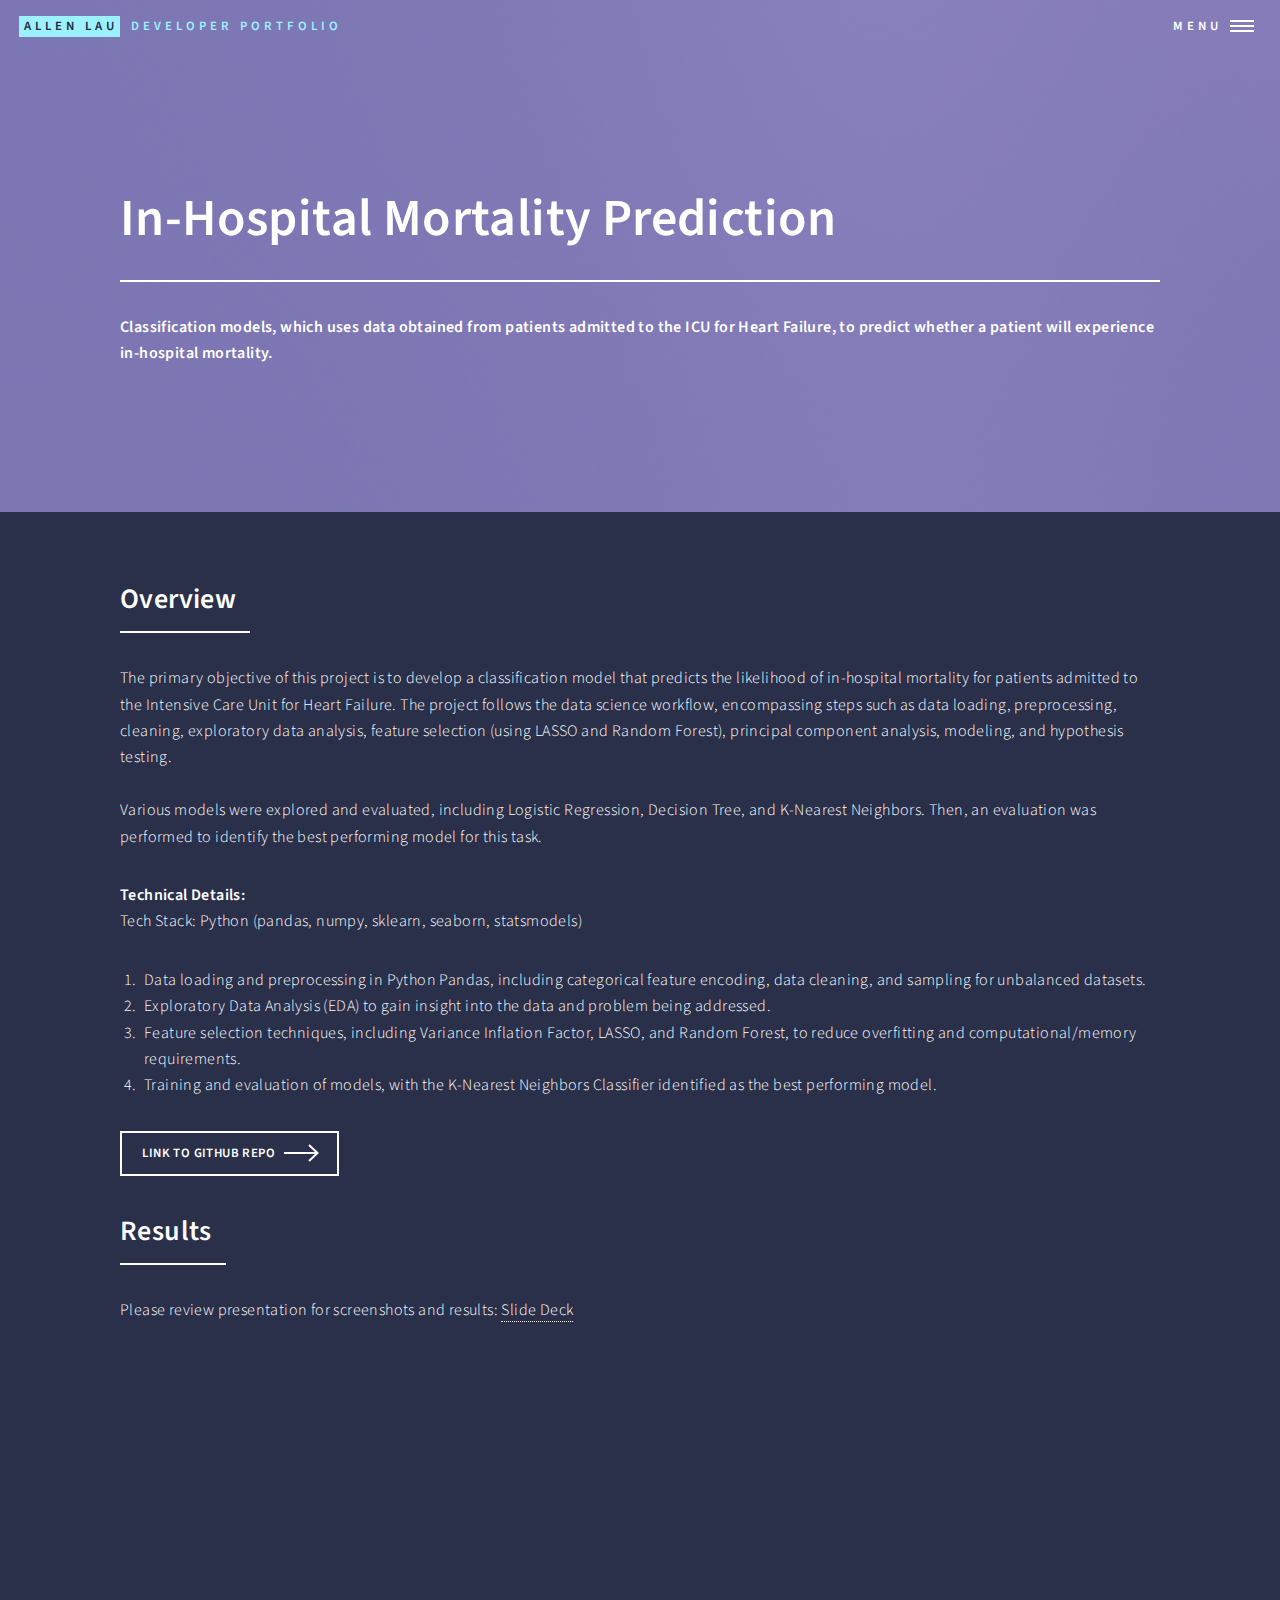
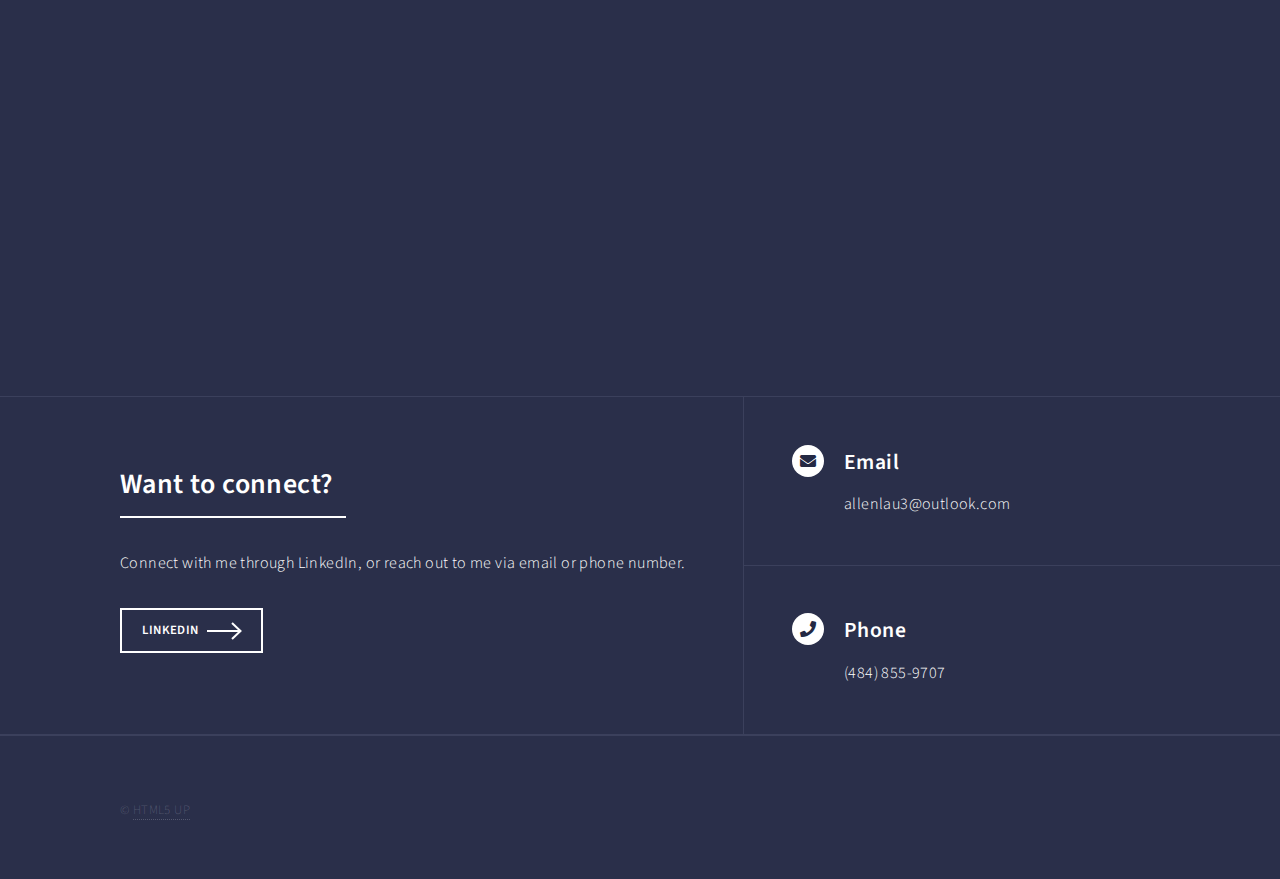
<file: hosp_mortality.html>
<!DOCTYPE HTML>
<!--
	Forty by HTML5 UP
	html5up.net | @ajlkn
	Free for personal and commercial use under the CCA 3.0 license (html5up.net/license)
-->
<html>
	<head>
		<title>Allen Lau</title>
		<meta charset="utf-8" />
		<meta name="viewport" content="width=device-width, initial-scale=1, user-scalable=no" />
		<link rel="stylesheet" href="assets/css/main.css" />
		<noscript><link rel="stylesheet" href="assets/css/noscript.css" /></noscript>
	</head>
	<body class="is-preload">

		<!-- Wrapper -->
			<div id="wrapper">

				<!-- Header -->
					<header id="header" class="alt">
						<a href="index.html" class="logo"><strong>Allen Lau</strong> <span>Developer Portfolio</span></a>
						<nav>
							<a href="#menu">Menu</a>
						</nav>
					</header>

				<!-- Menu -->
					<nav id="menu">
						<ul class="links">
							<li><a href="index.html">Home</a></li>
							<li><a href="aboutme.html">About Me</a></li>
						</ul>
						<ul class="actions stacked">
							
						</ul>
					</nav>

				<!-- Banner -->
				<!-- Note: The "styleN" class below should match that of the header element. -->
					<section id="banner" class="style2">
						<div class="inner">
							<span class="image">
								<img src="images/pic07.jpg" alt="" />
							</span>
							<header class="major">
								<h1>In-Hospital Mortality Prediction</h1>
							</header>
							<div class="content">
								<p>Classification models, which uses data obtained from patients admitted to the ICU for Heart Failure, to predict whether a patient will experience in-hospital mortality.</p>
							</div>
						</div>
					</section>

				<!-- Main -->
					<div id="main">

						<!-- One -->
							<section id="one">
								<div class="inner">
									<header class="major">
										<h2>Overview</h2>
									</header>
									<p>The primary objective of this project is to develop a classification model that predicts the likelihood of in-hospital mortality for patients admitted to the Intensive Care Unit for Heart Failure. The project follows the data science workflow, encompassing steps such as data loading, preprocessing, cleaning, exploratory data analysis, feature selection (using LASSO and Random Forest), principal component analysis, modeling, and hypothesis testing.<br><br>

										Various models were explored and evaluated, including Logistic Regression, Decision Tree, and K-Nearest Neighbors. Then, an evaluation was performed to identify the best performing model for this task.</p>
									<p><b>Technical Details: </b><br> Tech Stack: Python (pandas, numpy, sklearn, seaborn, statsmodels) </p>
									<ol>
										<li>Data loading and preprocessing in Python Pandas, including categorical feature encoding, data cleaning, and sampling for unbalanced datasets.</li>
										<li>Exploratory Data Analysis (EDA) to gain insight into the data and problem being addressed.</li>
										<li>Feature selection techniques, including Variance Inflation Factor, LASSO, and Random Forest, to reduce overfitting and computational/memory requirements.</li>
										<li>Training and evaluation of models, with the K-Nearest Neighbors Classifier identified as the best performing model.</li>
									  </ol>
									<ul class="actions">
										<li><a href="https://github.com/lau-allen/InHospital-Mortality-Prediction" class="button next">Link to Github Repo</a></li>
									</ul>
							
									<header class="major">
										<h2>Results</h2>
									</header>
									<p>Please review presentation for screenshots and results: <a href="images/InHospitalMortality_Presentation.pdf">Slide Deck</a></p>
									<iframe src="images/InHospitalMortality_Presentation.pdf" width="100%" height="600px"></iframe>
								</div>
							</section>

				<!-- contact -->
				<section id="contact">
					<div class="inner">
						<section>
							<div class="inner">
								<header class="major">
									<h2>Want to connect?</h2>
								</header>
								<p>Connect with me through LinkedIn, or reach out to me via email or phone number.</p>
								<ul class="actions">
									<li><a href="https://www.linkedin.com/in/allenlau2019/" class="button next">LinkedIn</a></li>
								</ul>
							</div>
						</section>
						<section class="split">
							<section>
								<div class="contact-method">
									<span class="icon solid alt fa-envelope"></span>
									<h3>Email</h3>
									<span>allenlau3@outlook.com</span>
								</div>
							</section>
							<section>
								<div class="contact-method">
									<span class="icon solid alt fa-phone"></span>
									<h3>Phone</h3>
									<span>(484) 855-9707</span>
								</div>
							</section>
						</section>
					</div>
				</section>

			<!-- Footer -->
				<footer id="footer">
					<div class="inner">
						<ul class="copyright">
							<li>&copy; <a href="https://html5up.net">HTML5 UP</a></li>
						</ul>
					</div>
				</footer>

		</div>

		<!-- Scripts -->
			<script src="assets/js/jquery.min.js"></script>
			<script src="assets/js/jquery.scrolly.min.js"></script>
			<script src="assets/js/jquery.scrollex.min.js"></script>
			<script src="assets/js/browser.min.js"></script>
			<script src="assets/js/breakpoints.min.js"></script>
			<script src="assets/js/util.js"></script>
			<script src="assets/js/main.js"></script>

	</body>
</html>
</file>
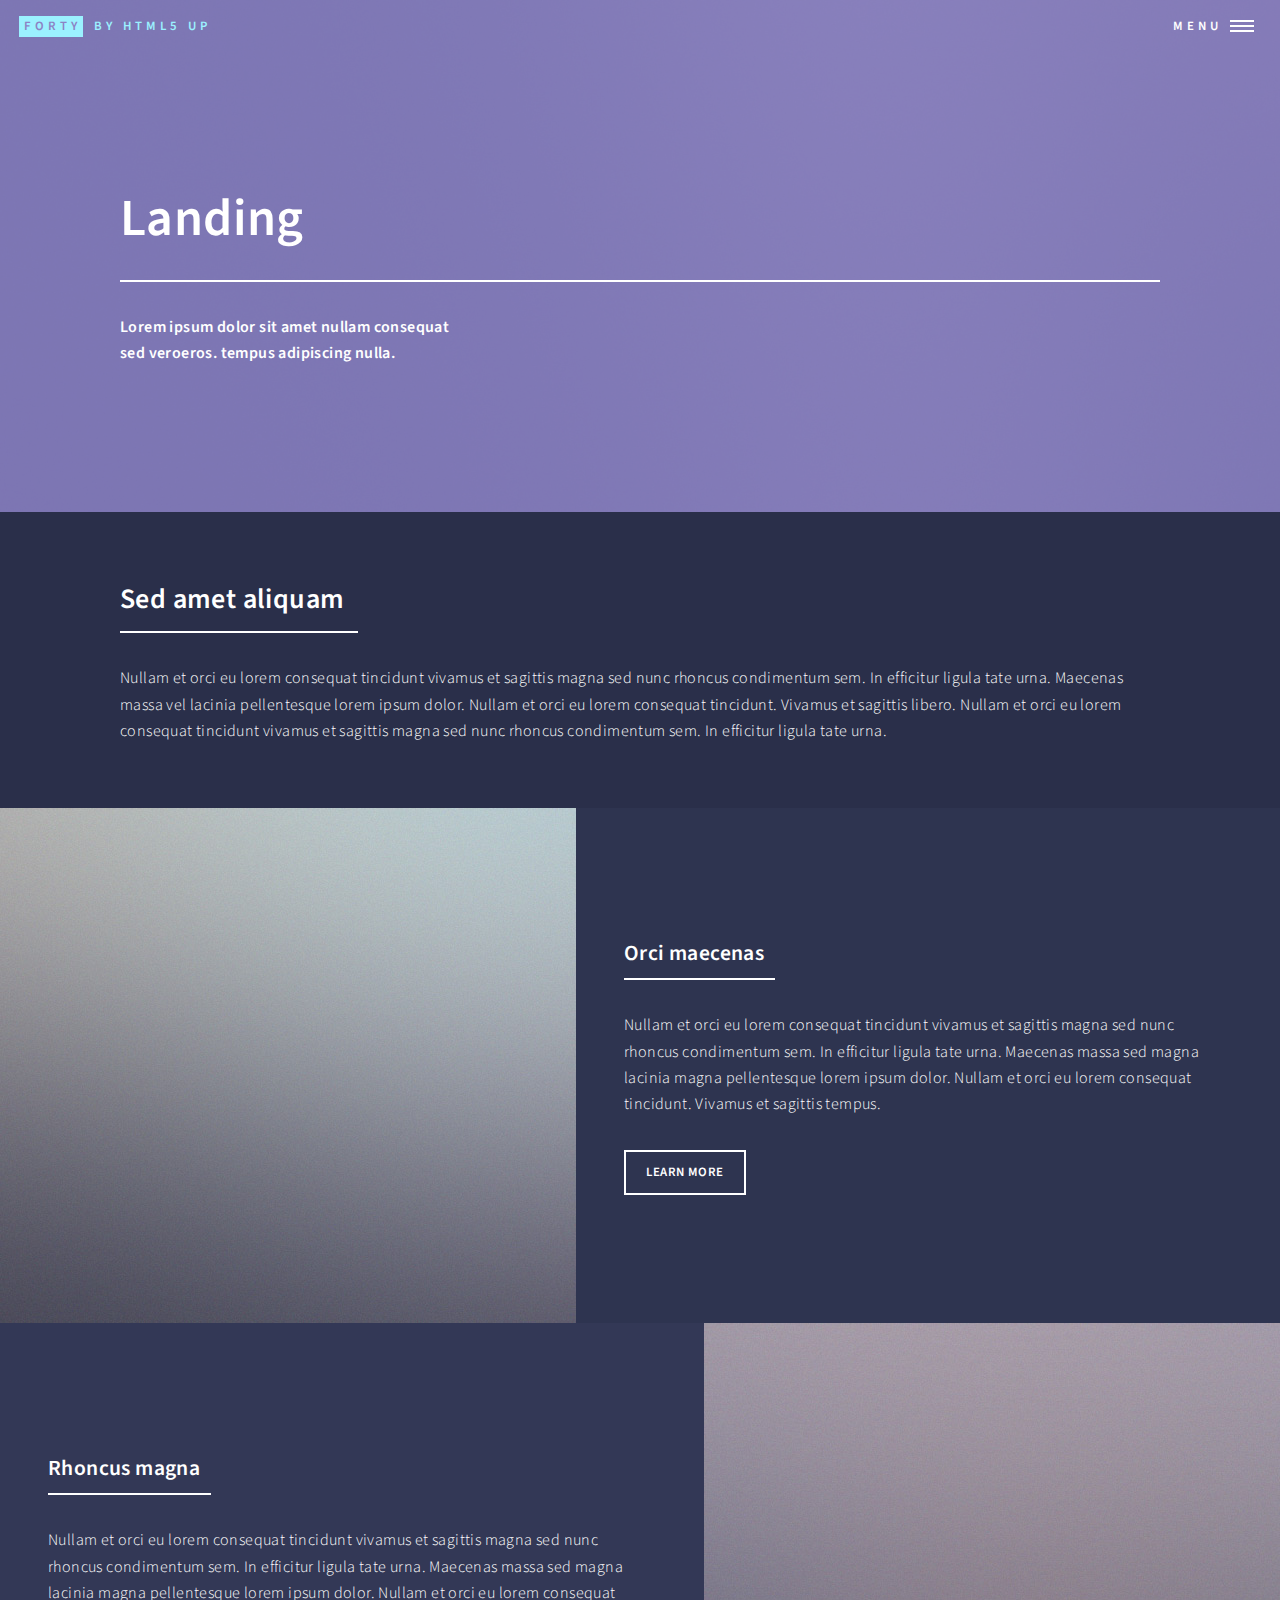
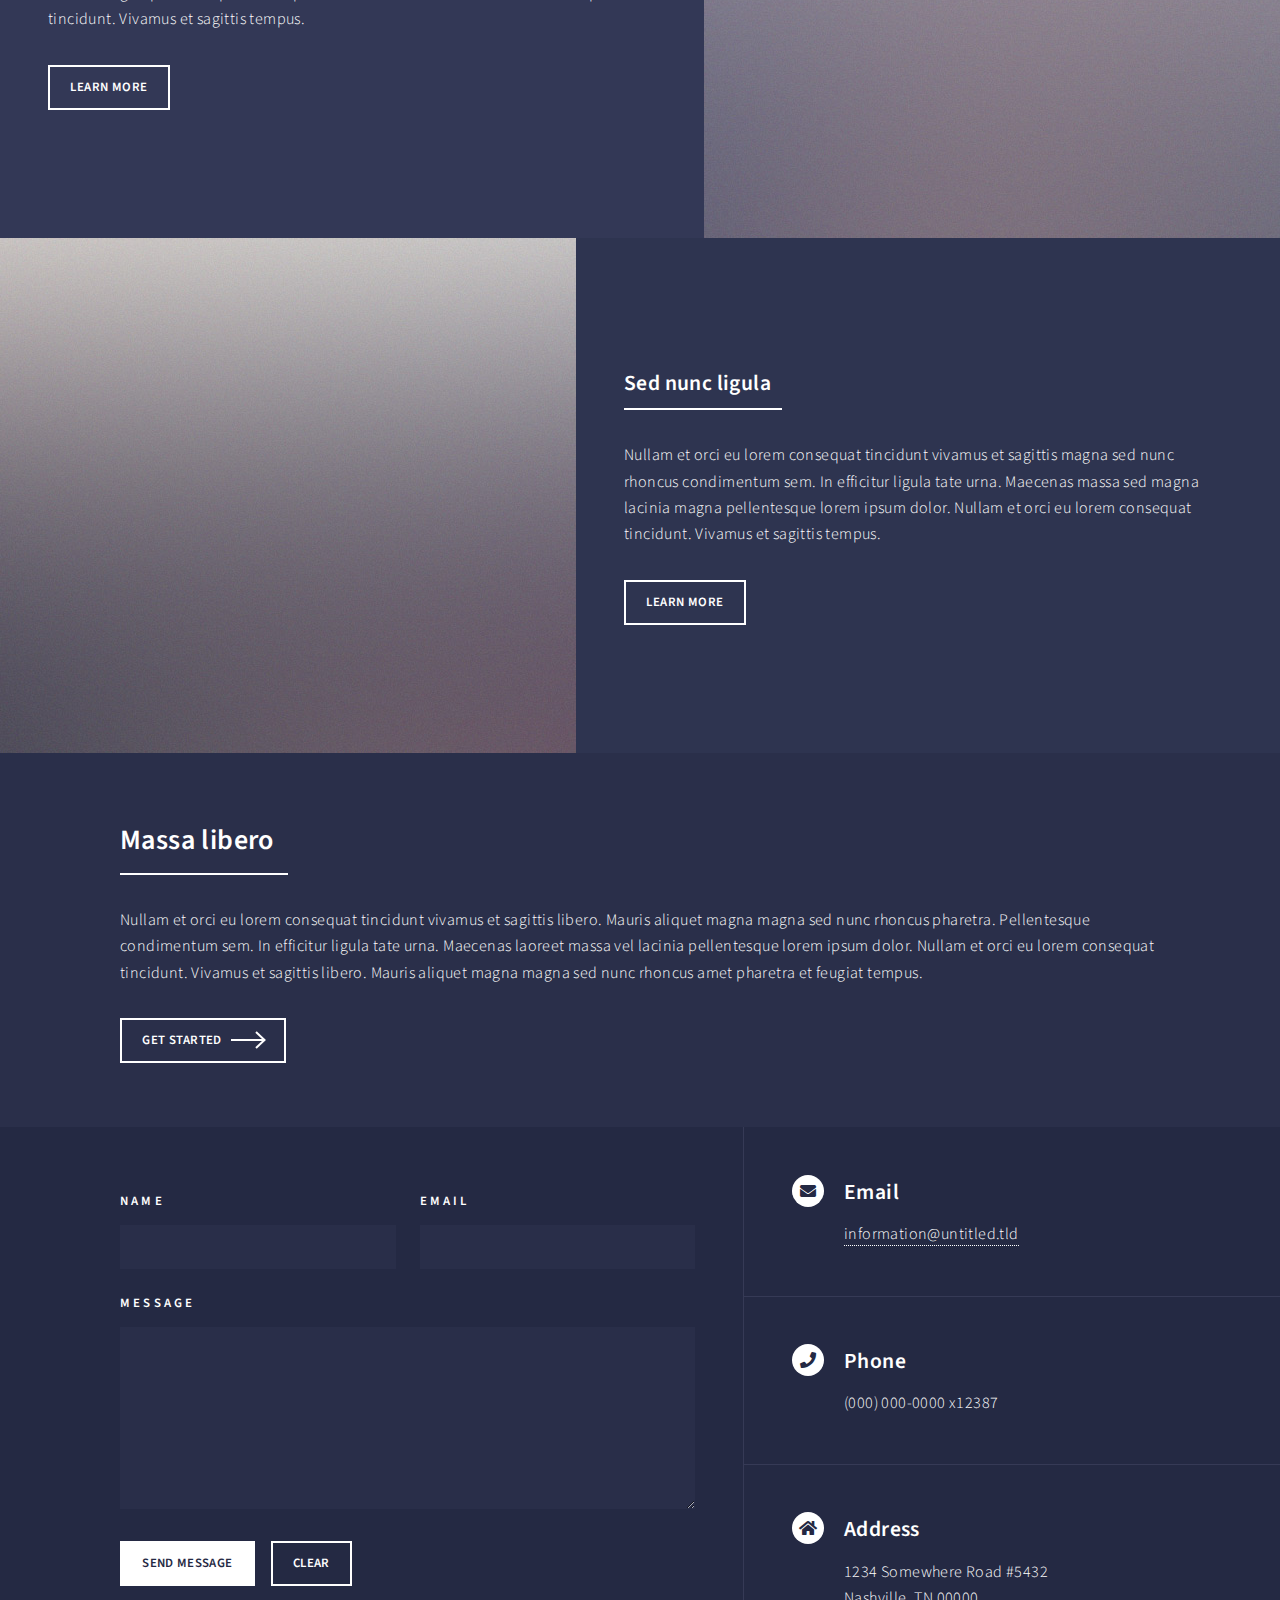
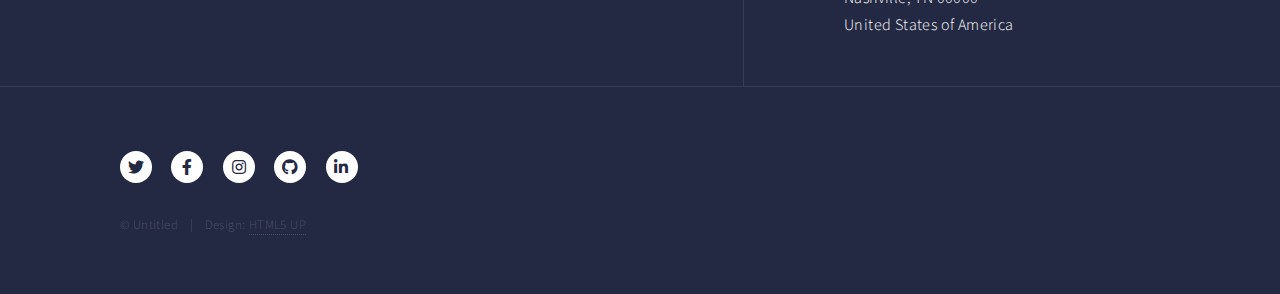
<file: landing.html>
<!DOCTYPE HTML>
<!--
	Forty by HTML5 UP
	html5up.net | @ajlkn
	Free for personal and commercial use under the CCA 3.0 license (html5up.net/license)
-->
<html>
	<head>
		<title>Landing - Forty by HTML5 UP</title>
		<meta charset="utf-8" />
		<meta name="viewport" content="width=device-width, initial-scale=1, user-scalable=no" />
		<link rel="stylesheet" href="assets/css/main.css" />
		<noscript><link rel="stylesheet" href="assets/css/noscript.css" /></noscript>
	</head>
	<body class="is-preload">

		<!-- Wrapper -->
			<div id="wrapper">

				<!-- Header -->
				<!-- Note: The "styleN" class below should match that of the banner element. -->
					<header id="header" class="alt style2">
						<a href="index.html" class="logo"><strong>Forty</strong> <span>by HTML5 UP</span></a>
						<nav>
							<a href="#menu">Menu</a>
						</nav>
					</header>

				<!-- Menu -->
					<nav id="menu">
						<ul class="links">
							<li><a href="index.html">Home</a></li>
							<li><a href="landing.html">Landing</a></li>
							<li><a href="generic.html">Generic</a></li>
							<li><a href="elements.html">Elements</a></li>
						</ul>
						<ul class="actions stacked">
							<li><a href="#" class="button primary fit">Get Started</a></li>
							<li><a href="#" class="button fit">Log In</a></li>
						</ul>
					</nav>

				<!-- Banner -->
				<!-- Note: The "styleN" class below should match that of the header element. -->
					<section id="banner" class="style2">
						<div class="inner">
							<span class="image">
								<img src="images/pic07.jpg" alt="" />
							</span>
							<header class="major">
								<h1>Landing</h1>
							</header>
							<div class="content">
								<p>Lorem ipsum dolor sit amet nullam consequat<br />
								sed veroeros. tempus adipiscing nulla.</p>
							</div>
						</div>
					</section>

				<!-- Main -->
					<div id="main">

						<!-- One -->
							<section id="one">
								<div class="inner">
									<header class="major">
										<h2>Sed amet aliquam</h2>
									</header>
									<p>Nullam et orci eu lorem consequat tincidunt vivamus et sagittis magna sed nunc rhoncus condimentum sem. In efficitur ligula tate urna. Maecenas massa vel lacinia pellentesque lorem ipsum dolor. Nullam et orci eu lorem consequat tincidunt. Vivamus et sagittis libero. Nullam et orci eu lorem consequat tincidunt vivamus et sagittis magna sed nunc rhoncus condimentum sem. In efficitur ligula tate urna.</p>
								</div>
							</section>

						<!-- Two -->
							<section id="two" class="spotlights">
								<section>
									<a href="generic.html" class="image">
										<img src="images/pic08.jpg" alt="" data-position="center center" />
									</a>
									<div class="content">
										<div class="inner">
											<header class="major">
												<h3>Orci maecenas</h3>
											</header>
											<p>Nullam et orci eu lorem consequat tincidunt vivamus et sagittis magna sed nunc rhoncus condimentum sem. In efficitur ligula tate urna. Maecenas massa sed magna lacinia magna pellentesque lorem ipsum dolor. Nullam et orci eu lorem consequat tincidunt. Vivamus et sagittis tempus.</p>
											<ul class="actions">
												<li><a href="generic.html" class="button">Learn more</a></li>
											</ul>
										</div>
									</div>
								</section>
								<section>
									<a href="generic.html" class="image">
										<img src="images/pic09.jpg" alt="" data-position="top center" />
									</a>
									<div class="content">
										<div class="inner">
											<header class="major">
												<h3>Rhoncus magna</h3>
											</header>
											<p>Nullam et orci eu lorem consequat tincidunt vivamus et sagittis magna sed nunc rhoncus condimentum sem. In efficitur ligula tate urna. Maecenas massa sed magna lacinia magna pellentesque lorem ipsum dolor. Nullam et orci eu lorem consequat tincidunt. Vivamus et sagittis tempus.</p>
											<ul class="actions">
												<li><a href="generic.html" class="button">Learn more</a></li>
											</ul>
										</div>
									</div>
								</section>
								<section>
									<a href="generic.html" class="image">
										<img src="images/pic10.jpg" alt="" data-position="25% 25%" />
									</a>
									<div class="content">
										<div class="inner">
											<header class="major">
												<h3>Sed nunc ligula</h3>
											</header>
											<p>Nullam et orci eu lorem consequat tincidunt vivamus et sagittis magna sed nunc rhoncus condimentum sem. In efficitur ligula tate urna. Maecenas massa sed magna lacinia magna pellentesque lorem ipsum dolor. Nullam et orci eu lorem consequat tincidunt. Vivamus et sagittis tempus.</p>
											<ul class="actions">
												<li><a href="generic.html" class="button">Learn more</a></li>
											</ul>
										</div>
									</div>
								</section>
							</section>

						<!-- Three -->
							<section id="three">
								<div class="inner">
									<header class="major">
										<h2>Massa libero</h2>
									</header>
									<p>Nullam et orci eu lorem consequat tincidunt vivamus et sagittis libero. Mauris aliquet magna magna sed nunc rhoncus pharetra. Pellentesque condimentum sem. In efficitur ligula tate urna. Maecenas laoreet massa vel lacinia pellentesque lorem ipsum dolor. Nullam et orci eu lorem consequat tincidunt. Vivamus et sagittis libero. Mauris aliquet magna magna sed nunc rhoncus amet pharetra et feugiat tempus.</p>
									<ul class="actions">
										<li><a href="generic.html" class="button next">Get Started</a></li>
									</ul>
								</div>
							</section>

					</div>

				<!-- Contact -->
					<section id="contact">
						<div class="inner">
							<section>
								<form method="post" action="#">
									<div class="fields">
										<div class="field half">
											<label for="name">Name</label>
											<input type="text" name="name" id="name" />
										</div>
										<div class="field half">
											<label for="email">Email</label>
											<input type="text" name="email" id="email" />
										</div>
										<div class="field">
											<label for="message">Message</label>
											<textarea name="message" id="message" rows="6"></textarea>
										</div>
									</div>
									<ul class="actions">
										<li><input type="submit" value="Send Message" class="primary" /></li>
										<li><input type="reset" value="Clear" /></li>
									</ul>
								</form>
							</section>
							<section class="split">
								<section>
									<div class="contact-method">
										<span class="icon solid alt fa-envelope"></span>
										<h3>Email</h3>
										<a href="#">information@untitled.tld</a>
									</div>
								</section>
								<section>
									<div class="contact-method">
										<span class="icon solid alt fa-phone"></span>
										<h3>Phone</h3>
										<span>(000) 000-0000 x12387</span>
									</div>
								</section>
								<section>
									<div class="contact-method">
										<span class="icon solid alt fa-home"></span>
										<h3>Address</h3>
										<span>1234 Somewhere Road #5432<br />
										Nashville, TN 00000<br />
										United States of America</span>
									</div>
								</section>
							</section>
						</div>
					</section>

				<!-- Footer -->
					<footer id="footer">
						<div class="inner">
							<ul class="icons">
								<li><a href="#" class="icon brands alt fa-twitter"><span class="label">Twitter</span></a></li>
								<li><a href="#" class="icon brands alt fa-facebook-f"><span class="label">Facebook</span></a></li>
								<li><a href="#" class="icon brands alt fa-instagram"><span class="label">Instagram</span></a></li>
								<li><a href="#" class="icon brands alt fa-github"><span class="label">GitHub</span></a></li>
								<li><a href="#" class="icon brands alt fa-linkedin-in"><span class="label">LinkedIn</span></a></li>
							</ul>
							<ul class="copyright">
								<li>&copy; Untitled</li><li>Design: <a href="https://html5up.net">HTML5 UP</a></li>
							</ul>
						</div>
					</footer>

			</div>

		<!-- Scripts -->
			<script src="assets/js/jquery.min.js"></script>
			<script src="assets/js/jquery.scrolly.min.js"></script>
			<script src="assets/js/jquery.scrollex.min.js"></script>
			<script src="assets/js/browser.min.js"></script>
			<script src="assets/js/breakpoints.min.js"></script>
			<script src="assets/js/util.js"></script>
			<script src="assets/js/main.js"></script>

	</body>
</html>
</file>
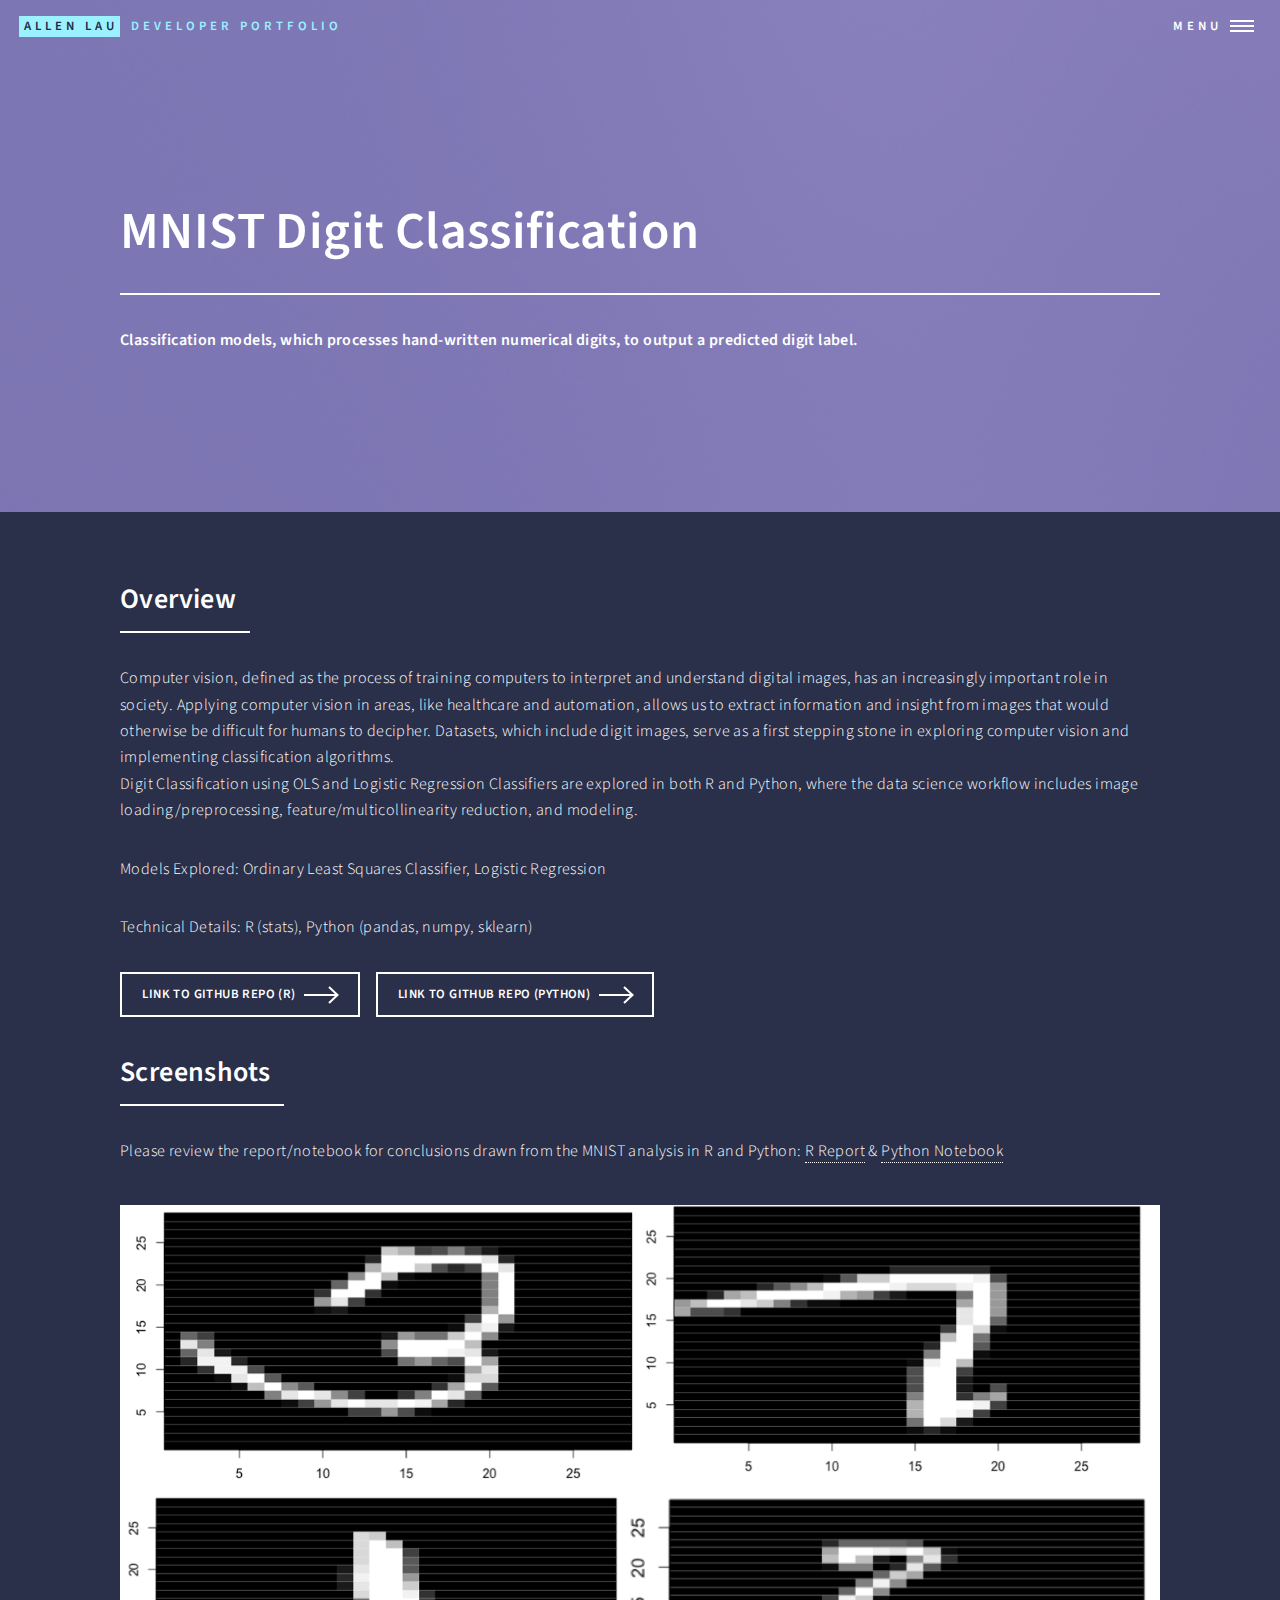
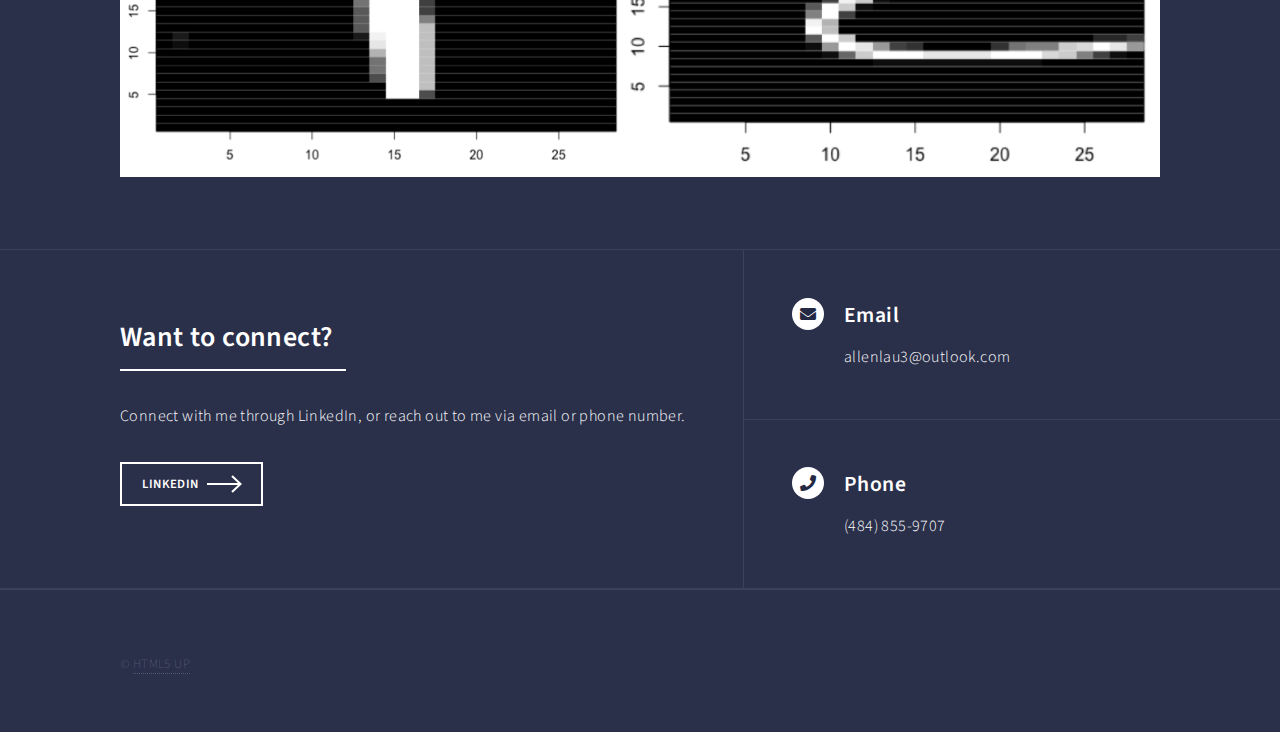
<file: mnist.html>
<!DOCTYPE HTML>
<!--
	Forty by HTML5 UP
	html5up.net | @ajlkn
	Free for personal and commercial use under the CCA 3.0 license (html5up.net/license)
-->
<html>
	<head>
		<title>Allen Lau</title>
		<meta charset="utf-8" />
		<meta name="viewport" content="width=device-width, initial-scale=1, user-scalable=no" />
		<link rel="stylesheet" href="assets/css/main.css" />
		<noscript><link rel="stylesheet" href="assets/css/noscript.css" /></noscript>
	</head>
	<body class="is-preload">

		<!-- Wrapper -->
			<div id="wrapper">

				<!-- Header -->
					<header id="header" class="alt">
						<a href="index.html" class="logo"><strong>Allen Lau</strong> <span>Developer Portfolio</span></a>
						<nav>
							<a href="#menu">Menu</a>
						</nav>
					</header>

				<!-- Menu -->
					<nav id="menu">
						<ul class="links">
							<li><a href="index.html">Home</a></li>
							<li><a href="aboutme.html">About Me</a></li>
						</ul>
						<ul class="actions stacked">
							
						</ul>
					</nav>

				<!-- Banner -->
				<!-- Note: The "styleN" class below should match that of the header element. -->
					<section id="banner" class="style2">
						<div class="inner">
							<span class="image">
								<img src="images/pic07.jpg" alt="" />
							</span>
							<header class="major">
								<h1>MNIST Digit Classification</h1>
							</header>
							<div class="content">
								<p>Classification models, which processes hand-written numerical digits, to output a predicted digit label.</p>
							</div>
						</div>
					</section>

				<!-- Main -->
					<div id="main">

						<!-- One -->
							<section id="one">
								<div class="inner">
									<header class="major">
										<h2>Overview</h2>
									</header>
									<p>Computer vision, defined as the process of training computers to interpret and understand digital images, has an increasingly important role in society. Applying computer vision in areas, like healthcare and automation, allows us to extract information and insight from images that would otherwise be difficult for humans to decipher. 
										Datasets, which include digit images, serve as a first stepping stone in exploring computer vision and implementing classification algorithms.<br/>
										Digit Classification using OLS and Logistic Regression Classifiers are explored in both R and Python, where the data science workflow includes image loading/preprocessing, feature/multicollinearity reduction, and modeling.
									</p>
									<p>Models Explored: Ordinary Least Squares Classifier, Logistic Regression</p>
									<p>Technical Details: R (stats), Python (pandas, numpy, sklearn)</p>
									<ul class="actions">
										<li><a href="https://github.com/lau-allen/mnist-R" class="button next">Link to Github Repo (R)</a></li>
										<li><a href="https://github.com/lau-allen/mnist-python" class="button next">Link to Github Repo (Python)</a></li>
									</ul>
							
									<header class="major">
										<h2>Screenshots</h2>
									</header>
									<p>Please review the report/notebook for conclusions drawn from the MNIST analysis in R and Python: <a href="images/mnist_report.pdf">R Report</a> & <a href="images/Digit_Classification.html">Python Notebook</a></p>
									<span class="image main"><img src="images/mnist_digits.png" alt="" /></span>
								</div>
							</section>

				<!-- contact -->
				<section id="contact">
					<div class="inner">
						<section>
							<div class="inner">
								<header class="major">
									<h2>Want to connect?</h2>
								</header>
								<p>Connect with me through LinkedIn, or reach out to me via email or phone number.</p>
								<ul class="actions">
									<li><a href="https://www.linkedin.com/in/allenlau2019/" class="button next">LinkedIn</a></li>
								</ul>
							</div>
						</section>
						<section class="split">
							<section>
								<div class="contact-method">
									<span class="icon solid alt fa-envelope"></span>
									<h3>Email</h3>
									<span>allenlau3@outlook.com</span>
								</div>
							</section>
							<section>
								<div class="contact-method">
									<span class="icon solid alt fa-phone"></span>
									<h3>Phone</h3>
									<span>(484) 855-9707</span>
								</div>
							</section>
						</section>
					</div>
				</section>

			<!-- Footer -->
				<footer id="footer">
					<div class="inner">
						<ul class="copyright">
							<li>&copy; <a href="https://html5up.net">HTML5 UP</a></li>
						</ul>
					</div>
				</footer>

		</div>

		<!-- Scripts -->
			<script src="assets/js/jquery.min.js"></script>
			<script src="assets/js/jquery.scrolly.min.js"></script>
			<script src="assets/js/jquery.scrollex.min.js"></script>
			<script src="assets/js/browser.min.js"></script>
			<script src="assets/js/breakpoints.min.js"></script>
			<script src="assets/js/util.js"></script>
			<script src="assets/js/main.js"></script>

	</body>
</html>
</file>
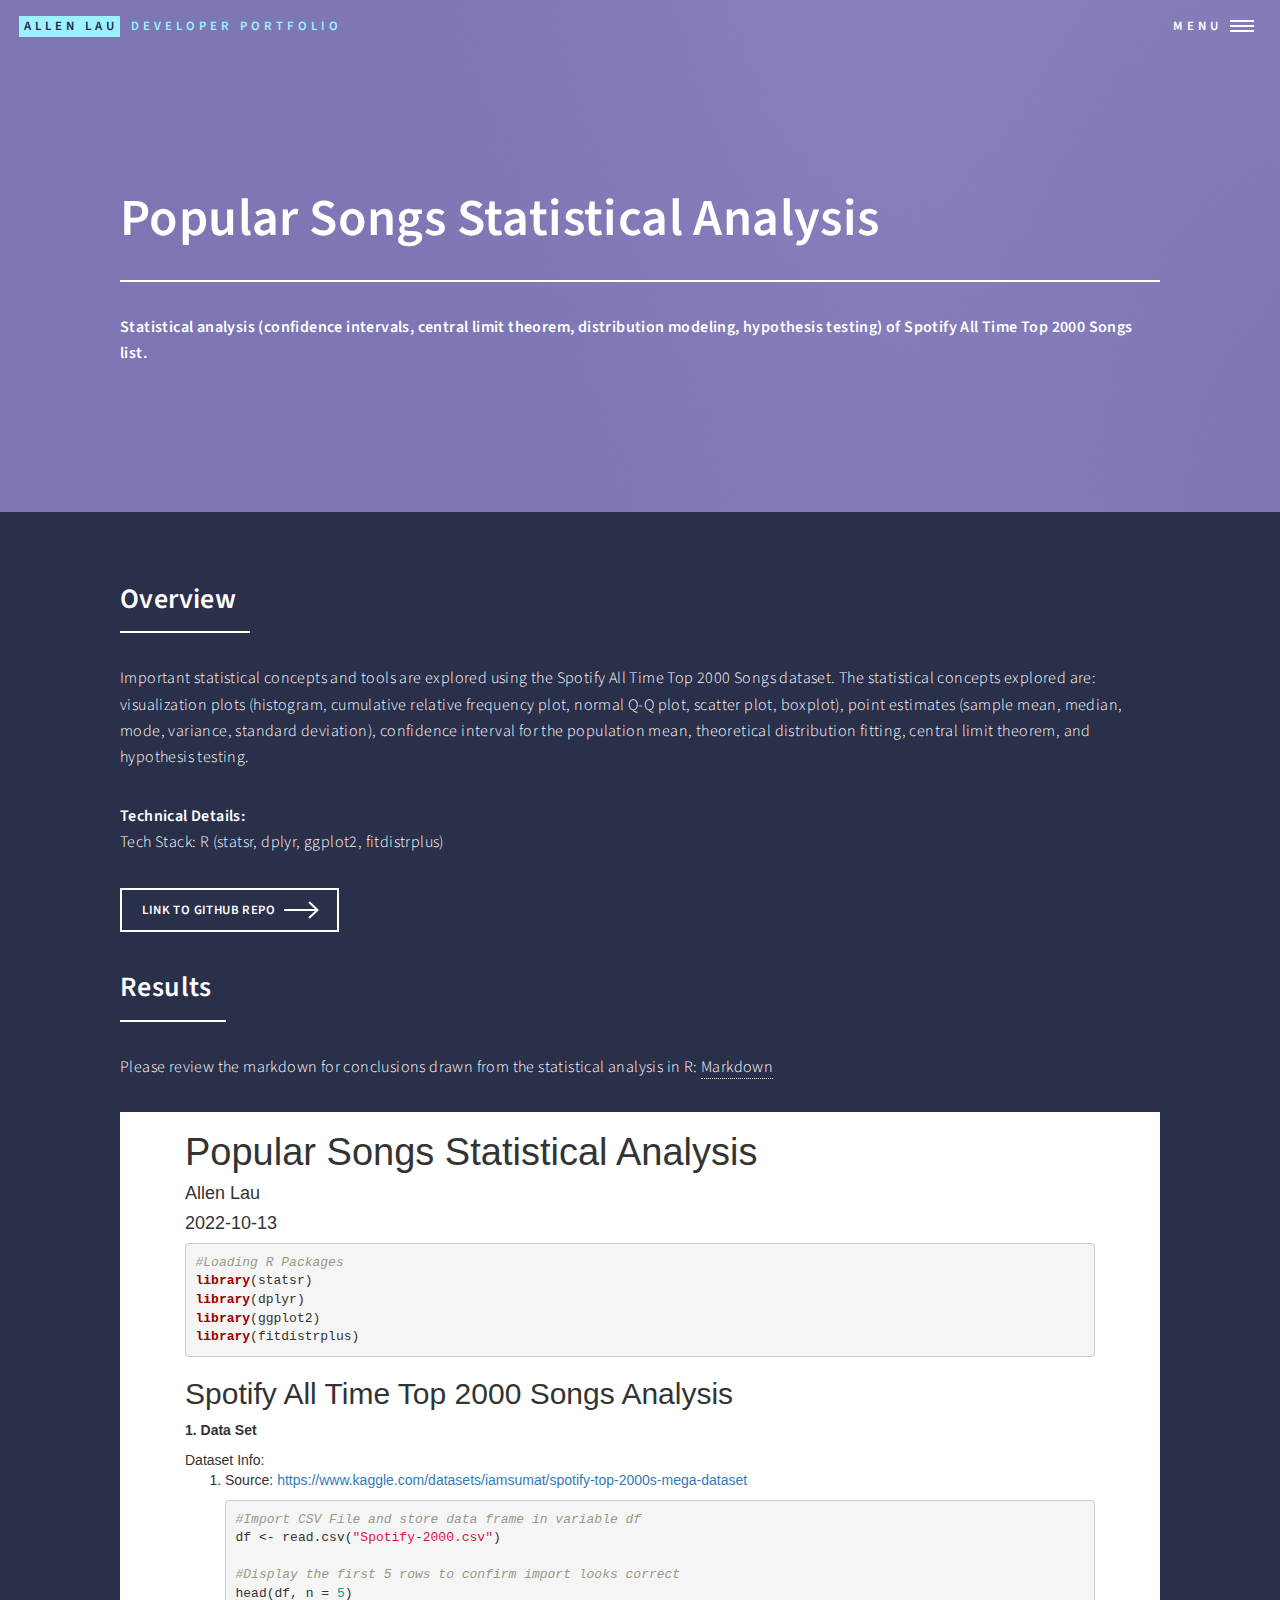
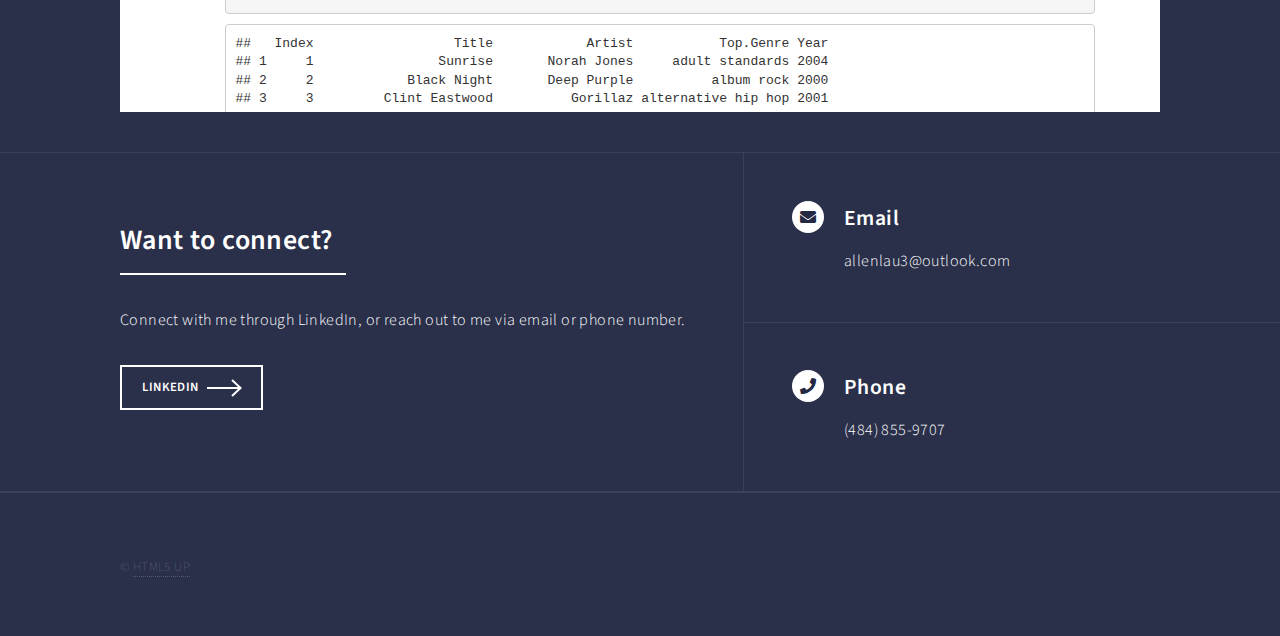
<file: music.html>
<!DOCTYPE HTML>
<!--
	Forty by HTML5 UP
	html5up.net | @ajlkn
	Free for personal and commercial use under the CCA 3.0 license (html5up.net/license)
-->
<html>
	<head>
		<title>Allen Lau</title>
		<meta charset="utf-8" />
		<meta name="viewport" content="width=device-width, initial-scale=1, user-scalable=no" />
		<link rel="stylesheet" href="assets/css/main.css" />
		<noscript><link rel="stylesheet" href="assets/css/noscript.css" /></noscript>
	</head>
	<body class="is-preload">

		<!-- Wrapper -->
			<div id="wrapper">

				<!-- Header -->
					<header id="header" class="alt">
						<a href="index.html" class="logo"><strong>Allen Lau</strong> <span>Developer Portfolio</span></a>
						<nav>
							<a href="#menu">Menu</a>
						</nav>
					</header>

				<!-- Menu -->
					<nav id="menu">
						<ul class="links">
							<li><a href="index.html">Home</a></li>
							<li><a href="aboutme.html">About Me</a></li>
						</ul>
						<ul class="actions stacked">
							
						</ul>
					</nav>

				<!-- Banner -->
				<!-- Note: The "styleN" class below should match that of the header element. -->
					<section id="banner" class="style2">
						<div class="inner">
							<span class="image">
								<img src="images/pic07.jpg" alt="" />
							</span>
							<header class="major">
								<h1>Popular Songs Statistical Analysis</h1>
							</header>
							<div class="content">
								<p>Statistical analysis (confidence intervals, central limit theorem, distribution modeling, hypothesis testing) of Spotify All Time Top 2000 Songs list.</p>
							</div>
						</div>
					</section>

				<!-- Main -->
					<div id="main">

						<!-- One -->
							<section id="one">
								<div class="inner">
									<header class="major">
										<h2>Overview</h2>
									</header>
									<p> Important statistical concepts and tools are explored using the Spotify All Time Top 2000 Songs dataset. The statistical concepts explored are: visualization plots (histogram, cumulative relative frequency plot, normal Q-Q plot, scatter plot, boxplot), point estimates (sample mean, median, mode, variance, standard deviation), confidence interval for the population mean, theoretical distribution fitting, central limit theorem, and hypothesis testing.   
									</p>
									<p><b>Technical Details: </b><br> Tech Stack: R (statsr, dplyr, ggplot2, fitdistrplus)</p>
									<ul class="actions">
										<li><a href="https://github.com/lau-allen/songs-statistical-analysis" class="button next">Link to Github Repo</a></li>
									</ul>
							
									<header class="major">
										<h2>Results</h2>
									</header>
									<p>Please review the markdown for conclusions drawn from the statistical analysis in R: <a href="images/songs_stat_analysis.html">Markdown</a></p>
									<iframe src="images/songs_stat_analysis.html" width="100%" height="600px"></iframe>
								</div>
							</section>

				<!-- contact -->
				<section id="contact">
					<div class="inner">
						<section>
							<div class="inner">
								<header class="major">
									<h2>Want to connect?</h2>
								</header>
								<p>Connect with me through LinkedIn, or reach out to me via email or phone number.</p>
								<ul class="actions">
									<li><a href="https://www.linkedin.com/in/allenlau2019/" class="button next">LinkedIn</a></li>
								</ul>
							</div>
						</section>
						<section class="split">
							<section>
								<div class="contact-method">
									<span class="icon solid alt fa-envelope"></span>
									<h3>Email</h3>
									<span>allenlau3@outlook.com</span>
								</div>
							</section>
							<section>
								<div class="contact-method">
									<span class="icon solid alt fa-phone"></span>
									<h3>Phone</h3>
									<span>(484) 855-9707</span>
								</div>
							</section>
						</section>
					</div>
				</section>

			<!-- Footer -->
				<footer id="footer">
					<div class="inner">
						<ul class="copyright">
							<li>&copy; <a href="https://html5up.net">HTML5 UP</a></li>
						</ul>
					</div>
				</footer>

		</div>

		<!-- Scripts -->
			<script src="assets/js/jquery.min.js"></script>
			<script src="assets/js/jquery.scrolly.min.js"></script>
			<script src="assets/js/jquery.scrollex.min.js"></script>
			<script src="assets/js/browser.min.js"></script>
			<script src="assets/js/breakpoints.min.js"></script>
			<script src="assets/js/util.js"></script>
			<script src="assets/js/main.js"></script>

	</body>
</html>
</file>
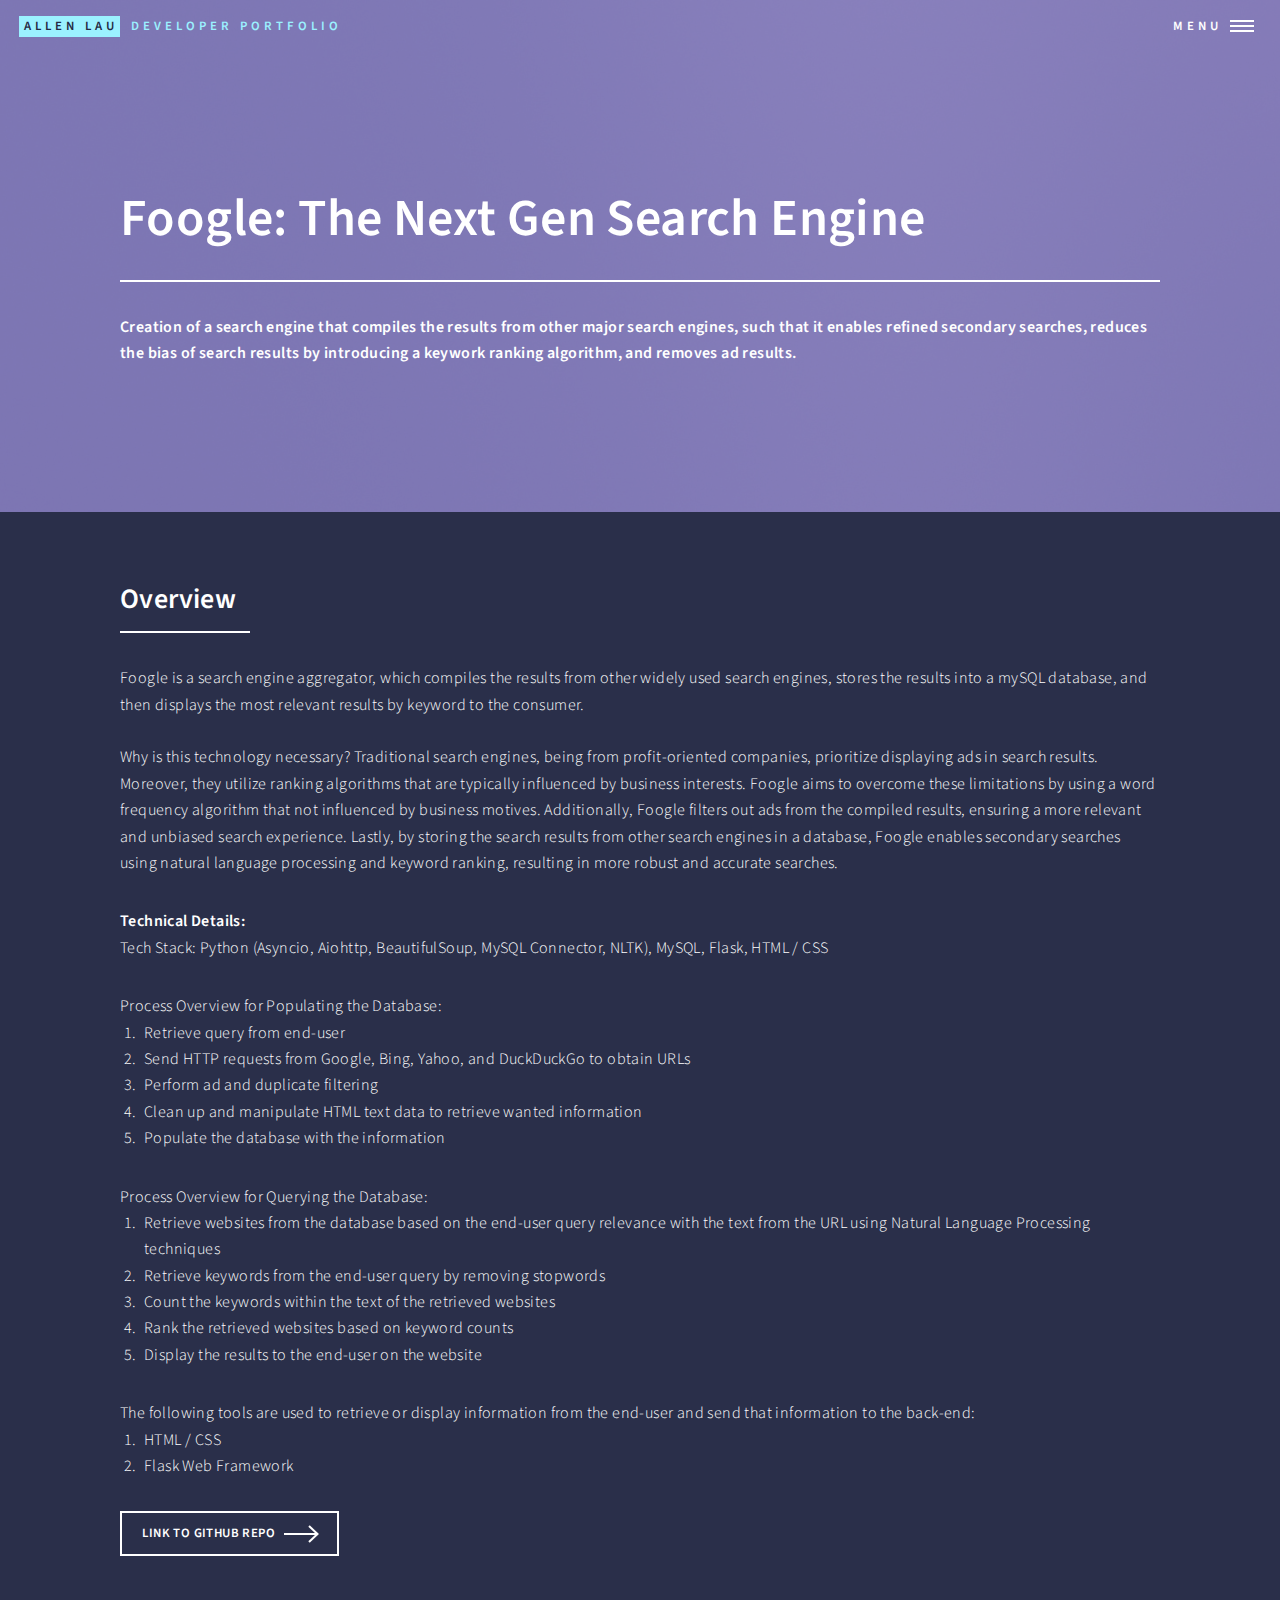
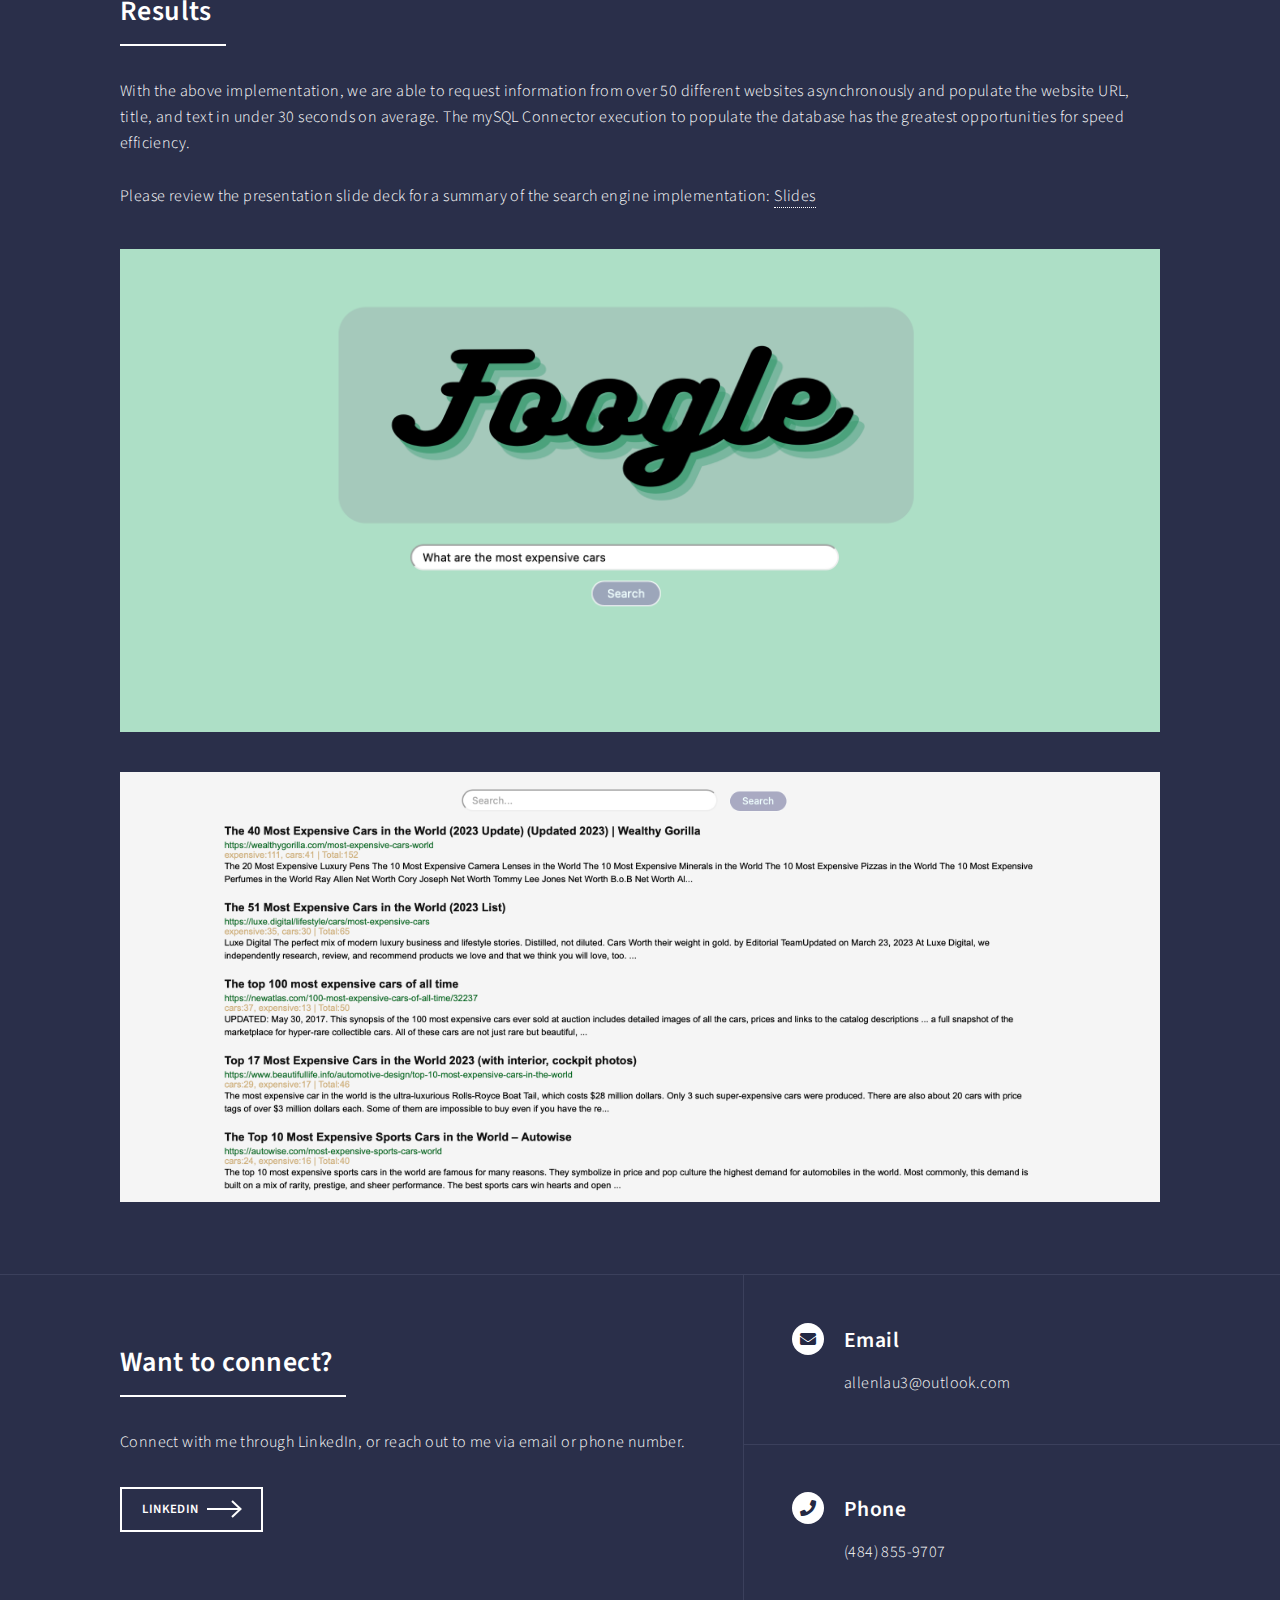
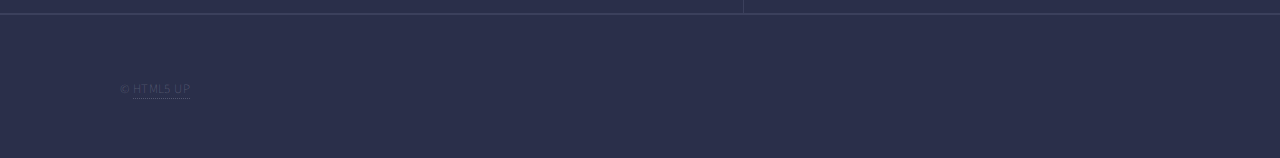
<file: search_engine.html>
<!DOCTYPE HTML>
<!--
	Forty by HTML5 UP
	html5up.net | @ajlkn
	Free for personal and commercial use under the CCA 3.0 license (html5up.net/license)
-->
<html>
	<head>
		<title>Allen Lau</title>
		<meta charset="utf-8" />
		<meta name="viewport" content="width=device-width, initial-scale=1, user-scalable=no" />
		<link rel="stylesheet" href="assets/css/main.css" />
		<noscript><link rel="stylesheet" href="assets/css/noscript.css" /></noscript>
	</head>
	<body class="is-preload">

		<!-- Wrapper -->
			<div id="wrapper">

				<!-- Header -->
					<header id="header" class="alt">
						<a href="index.html" class="logo"><strong>Allen Lau</strong> <span>Developer Portfolio</span></a>
						<nav>
							<a href="#menu">Menu</a>
						</nav>
					</header>

				<!-- Menu -->
					<nav id="menu">
						<ul class="links">
							<li><a href="index.html">Home</a></li>
							<li><a href="aboutme.html">About Me</a></li>
						</ul>
						<ul class="actions stacked">
							
						</ul>
					</nav>

				<!-- Banner -->
				<!-- Note: The "styleN" class below should match that of the header element. -->
					<section id="banner" class="style2">
						<div class="inner">
							<span class="image">
								<img src="images/pic07.jpg" alt="" />
							</span>
							<header class="major">
								<h1>Foogle: The Next Gen Search Engine</h1>
							</header>
							<div class="content">
								<p>Creation of a search engine that compiles the results from other major search engines, such that it enables refined secondary searches, reduces the bias of search results by introducing a keywork ranking algorithm, and removes ad results.</p>
							</div>
						</div>
					</section>

				<!-- Main -->
					<div id="main">

						<!-- One -->
							<section id="one">
								<div class="inner">
									<header class="major">
										<h2>Overview</h2>
									</header>
									<p>
										Foogle is a search engine aggregator, which compiles the results from other widely used search engines, stores the results into a mySQL database, and then displays the most relevant results by keyword to the consumer. 
										<br><br>
										Why is this technology necessary? Traditional search engines, being from profit-oriented companies, prioritize displaying ads in search results. Moreover, they utilize ranking algorithms that are typically influenced by business interests. Foogle aims to overcome these limitations by using a word frequency algorithm that not influenced by business motives. Additionally, Foogle filters out ads from the compiled results, ensuring a more relevant and unbiased search experience. Lastly, by storing the search results from other search engines in a database, Foogle enables secondary searches using natural language processing and keyword ranking, resulting in more robust and accurate searches.
									</p>
									<p><b>Technical Details: </b><br> Tech Stack: Python (Asyncio, Aiohttp, BeautifulSoup, MySQL Connector, NLTK), MySQL, Flask, HTML / CSS</p>
									Process Overview for Populating the Database: 
									<ol>
										<li>Retrieve query from end-user</li>
										<li>Send HTTP requests from Google, Bing, Yahoo, and DuckDuckGo to obtain URLs</li>
										<li>Perform ad and duplicate filtering</li>
										<li>Clean up and manipulate HTML text data to retrieve wanted information</li>
										<li>Populate the database with the information</li>
									  </ol>
									  Process Overview for Querying the Database:
									  <ol>
										<li>Retrieve websites from the database based on the end-user query relevance with the text from the URL using Natural Language Processing techniques</li>
										<li>Retrieve keywords from the end-user query by removing stopwords</li>
										<li>Count the keywords within the text of the retrieved websites</li>
										<li>Rank the retrieved websites based on keyword counts</li>
										<li>Display the results to the end-user on the website</li>
									  </ol>
									  The following tools are used to retrieve or display information from the end-user and send that information to the back-end:
									  <ol>
										<li>HTML / CSS</li>
										<li>Flask Web Framework</li>
									  </ol>
									
									<ul class="actions">
										<li><a href="https://github.com/lau-allen/search-engine.git" class="button next">Link to Github Repo</a></li>
									</ul>
							
									<header class="major">
										<h2>Results</h2>
									</header>
									With the above implementation, we are able to request information from over 50 different websites asynchronously and populate the website URL, title, and text in under 30 seconds on average. The mySQL Connector execution to populate the database has the greatest opportunities for speed efficiency. <br><br>
									<p>Please review the presentation slide deck for a summary of the search engine implementation: <a href="https://github.com/lau-allen/search-engine/blob/main/search_engine_presentation.pdf">Slides</a></p>
									<span class="image main"><img src="images/search_engine_index.png" alt="" /></span>
									<span class="image main"><img src="images/search_engine_results.png" alt="" /></span>
								</div>
							</section>

				<!-- contact -->
				<section id="contact">
					<div class="inner">
						<section>
							<div class="inner">
								<header class="major">
									<h2>Want to connect?</h2>
								</header>
								<p>Connect with me through LinkedIn, or reach out to me via email or phone number.</p>
								<ul class="actions">
									<li><a href="https://www.linkedin.com/in/allenlau2019/" class="button next">LinkedIn</a></li>
								</ul>
							</div>
						</section>
						<section class="split">
							<section>
								<div class="contact-method">
									<span class="icon solid alt fa-envelope"></span>
									<h3>Email</h3>
									<span>allenlau3@outlook.com</span>
								</div>
							</section>
							<section>
								<div class="contact-method">
									<span class="icon solid alt fa-phone"></span>
									<h3>Phone</h3>
									<span>(484) 855-9707</span>
								</div>
							</section>
						</section>
					</div>
				</section>

			<!-- Footer -->
				<footer id="footer">
					<div class="inner">
						<ul class="copyright">
							<li>&copy; <a href="https://html5up.net">HTML5 UP</a></li>
						</ul>
					</div>
				</footer>

		</div>

		<!-- Scripts -->
			<script src="assets/js/jquery.min.js"></script>
			<script src="assets/js/jquery.scrolly.min.js"></script>
			<script src="assets/js/jquery.scrollex.min.js"></script>
			<script src="assets/js/browser.min.js"></script>
			<script src="assets/js/breakpoints.min.js"></script>
			<script src="assets/js/util.js"></script>
			<script src="assets/js/main.js"></script>

	</body>
</html>
</file>
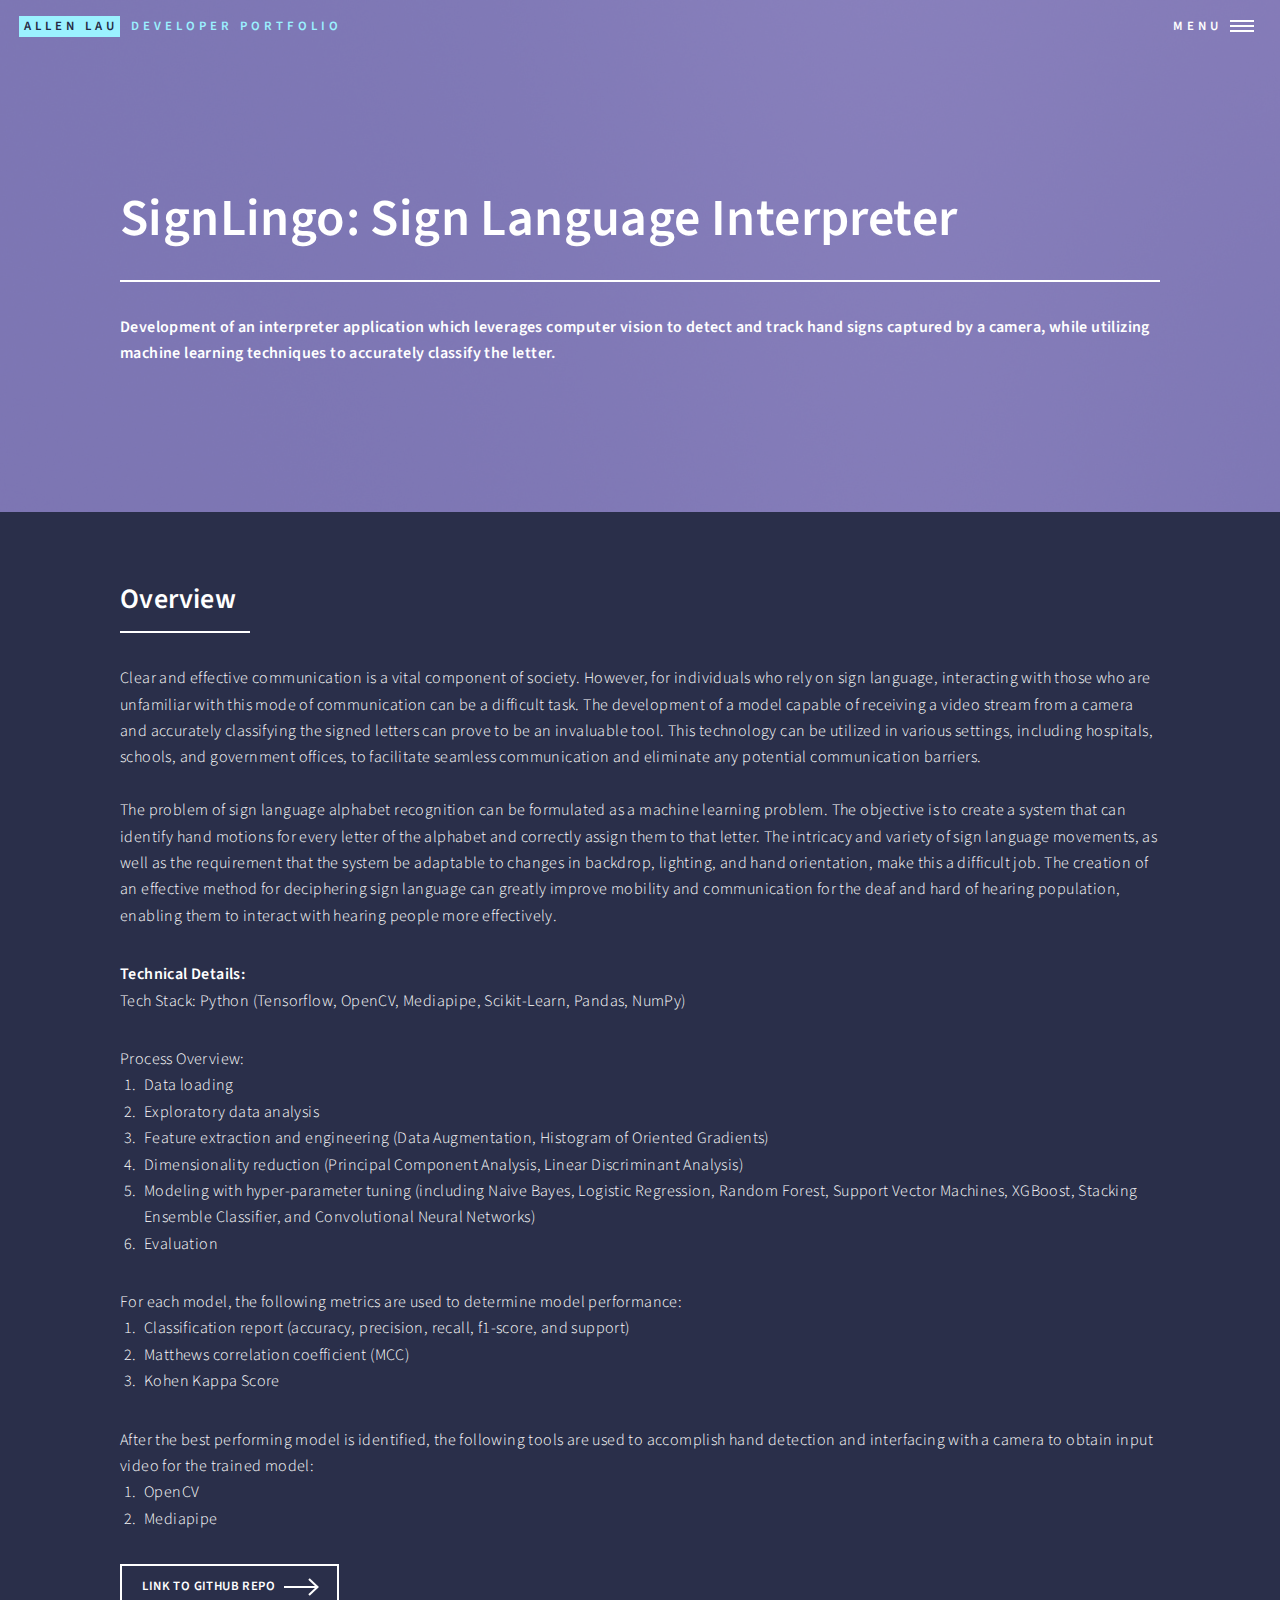
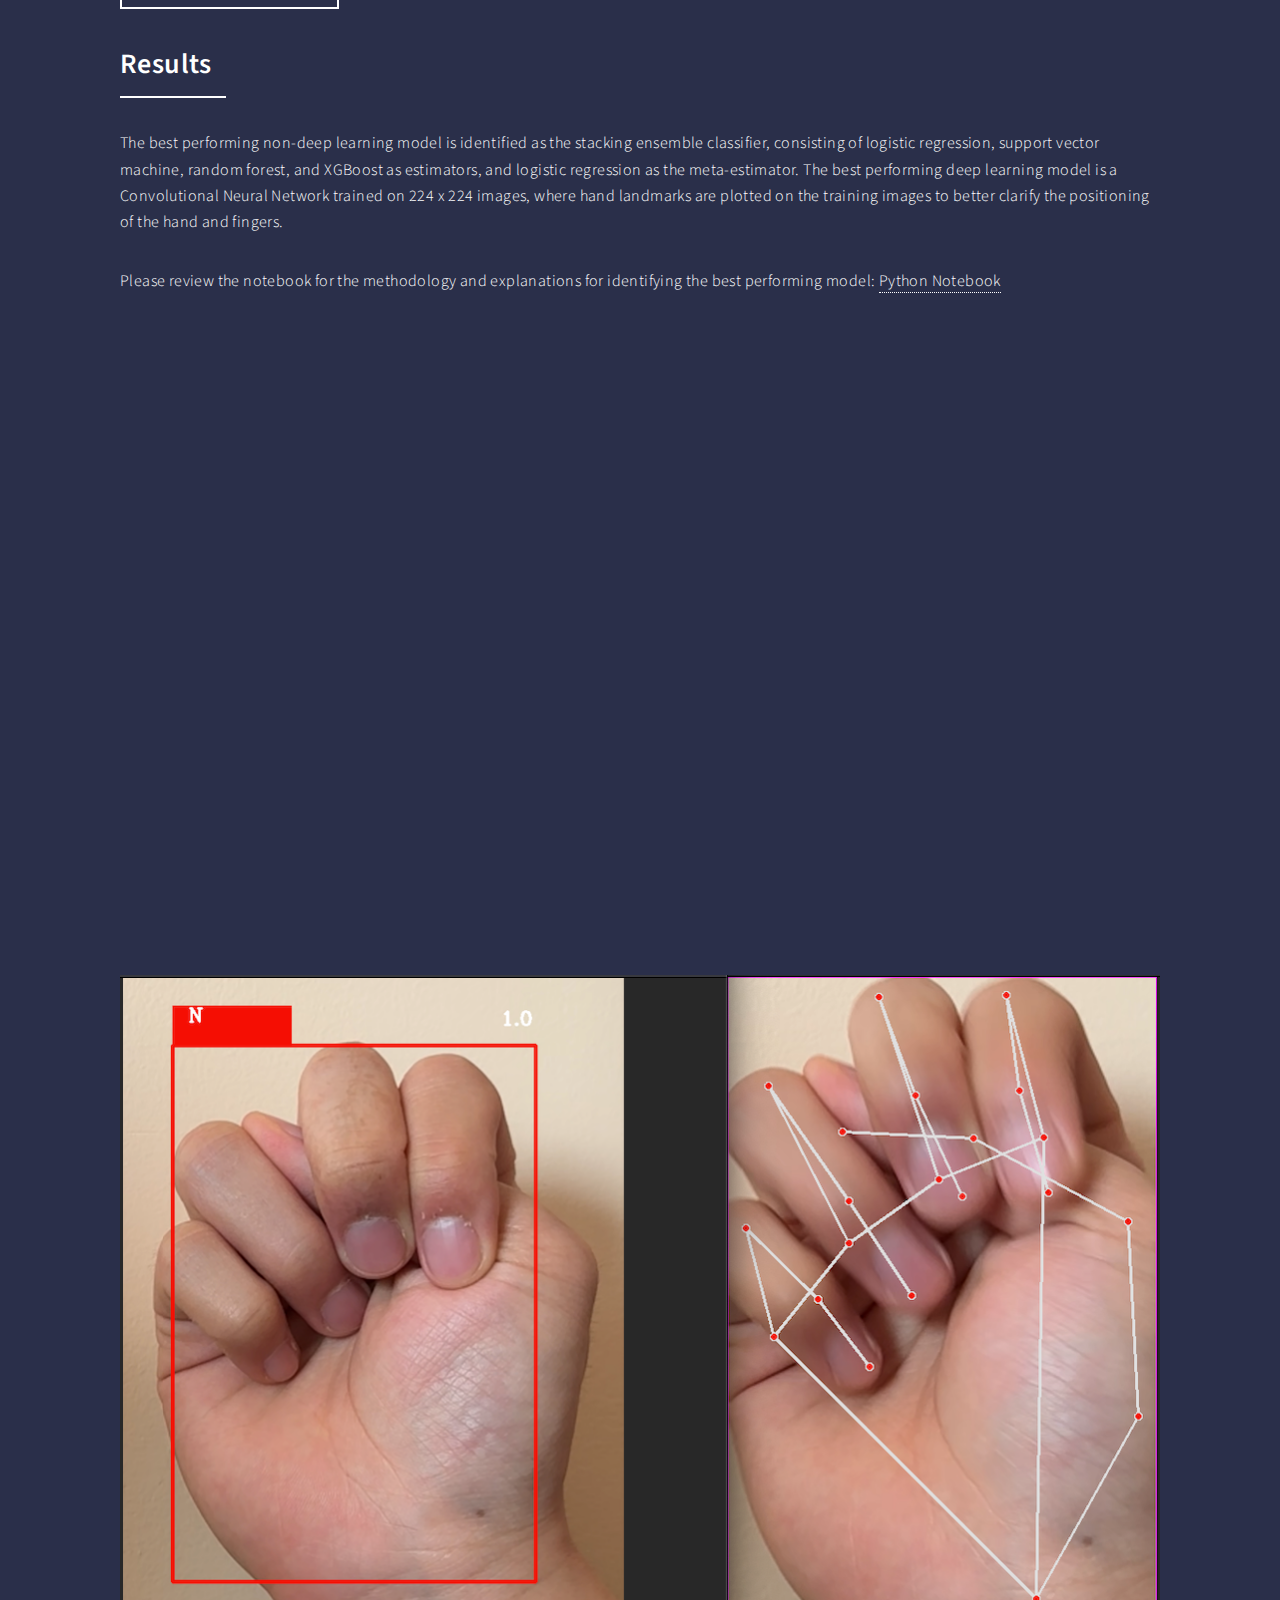
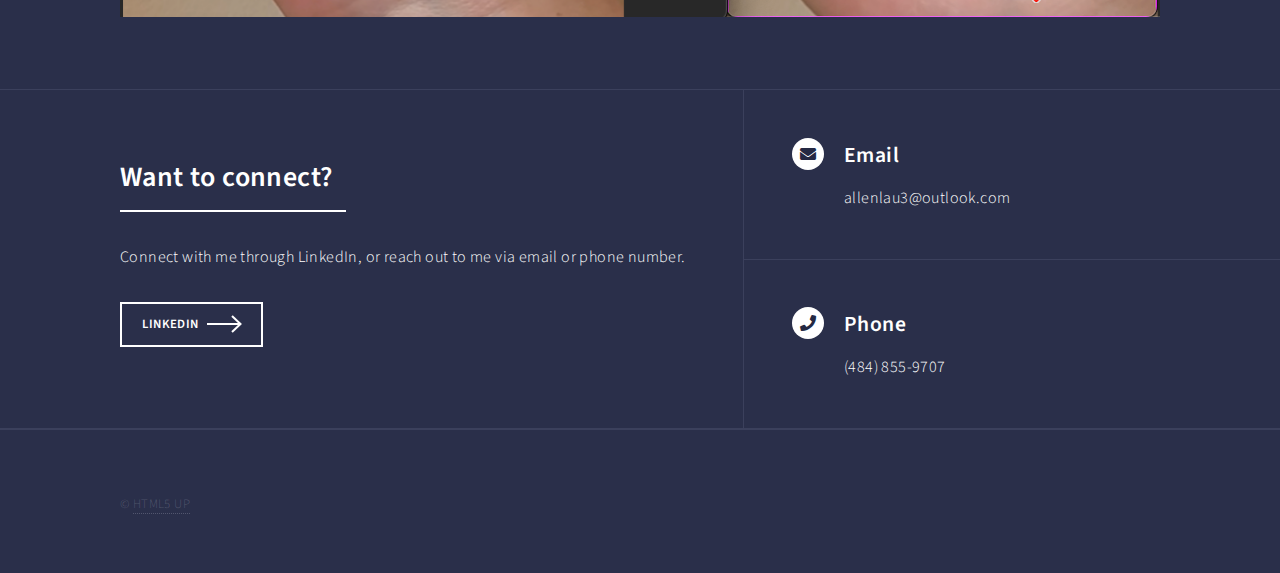
<file: sign_language_interpreter.html>
<!DOCTYPE HTML>
<!--
	Forty by HTML5 UP
	html5up.net | @ajlkn
	Free for personal and commercial use under the CCA 3.0 license (html5up.net/license)
-->
<html>
	<head>
		<title>Allen Lau</title>
		<meta charset="utf-8" />
		<meta name="viewport" content="width=device-width, initial-scale=1, user-scalable=no" />
		<link rel="stylesheet" href="assets/css/main.css" />
		<noscript><link rel="stylesheet" href="assets/css/noscript.css" /></noscript>
	</head>
	<body class="is-preload">

		<!-- Wrapper -->
			<div id="wrapper">

				<!-- Header -->
					<header id="header" class="alt">
						<a href="index.html" class="logo"><strong>Allen Lau</strong> <span>Developer Portfolio</span></a>
						<nav>
							<a href="#menu">Menu</a>
						</nav>
					</header>

				<!-- Menu -->
					<nav id="menu">
						<ul class="links">
							<li><a href="index.html">Home</a></li>
							<li><a href="aboutme.html">About Me</a></li>
						</ul>
						<ul class="actions stacked">
							
						</ul>
					</nav>

				<!-- Banner -->
				<!-- Note: The "styleN" class below should match that of the header element. -->
					<section id="banner" class="style2">
						<div class="inner">
							<span class="image">
								<img src="images/pic07.jpg" alt="" />
							</span>
							<header class="major">
								<h1>SignLingo: Sign Language Interpreter</h1>
							</header>
							<div class="content">
								<p>Development of an interpreter application which leverages computer vision to detect and track hand signs captured by a camera, while utilizing machine learning techniques to accurately classify the letter.</p>
							</div>
						</div>
					</section>

				<!-- Main -->
					<div id="main">

						<!-- One -->
							<section id="one">
								<div class="inner">
									<header class="major">
										<h2>Overview</h2>
									</header>
									<p>
										Clear and effective communication is a vital component of society. However, for individuals who rely on sign language, interacting with those who are unfamiliar with this mode of communication can be a difficult task. The development of a model capable of receiving a video stream from a camera and accurately classifying the signed letters can prove to be an invaluable tool. This technology can be utilized in various settings, including hospitals, schools, and government offices, to facilitate seamless communication and eliminate any potential communication barriers.
										<br><br>
										The problem of sign language alphabet recognition can be formulated as a machine learning problem. The objective is to create a system that can identify hand motions for every letter of the alphabet and correctly assign them to that letter. The intricacy and variety of sign language movements, as well as the requirement that the system be adaptable to changes in backdrop, lighting, and hand orientation, make this a difficult job. The creation of an effective method for deciphering sign language can greatly improve mobility and communication for the deaf and hard of hearing population, enabling them to interact with hearing people more effectively.   
									</p>
									<p><b>Technical Details: </b><br> Tech Stack: Python (Tensorflow, OpenCV, Mediapipe, Scikit-Learn, Pandas, NumPy)</p>
									Process Overview: 
									<ol>
										<li>Data loading</li>
										<li>Exploratory data analysis</li>
										<li>Feature extraction and engineering (Data Augmentation, Histogram of Oriented Gradients)</li>
										<li>Dimensionality reduction (Principal Component Analysis, Linear Discriminant Analysis)</li>
										<li>Modeling with hyper-parameter tuning (including Naive Bayes, Logistic Regression, Random Forest, Support Vector Machines, XGBoost, Stacking Ensemble Classifier, and Convolutional Neural Networks)</li>
										<li>Evaluation</li>
									  </ol>
									  For each model, the following metrics are used to determine model performance:
									  <ol>
										<li>Classification report (accuracy, precision, recall, f1-score, and support)</li>
										<li>Matthews correlation coefficient (MCC)</li>
										<li>Kohen Kappa Score</li>
									  </ol>
									  After the best performing model is identified, the following tools are used to accomplish hand detection and interfacing with a camera to obtain input video for the trained model:
									  <ol>
										<li>OpenCV</li>
										<li>Mediapipe</li>
									  </ol>
									
									<ul class="actions">
										<li><a href="https://github.com/lau-allen/sign-language-interpreter.git" class="button next">Link to Github Repo</a></li>
									</ul>
							
									<header class="major">
										<h2>Results</h2>
									</header>
									<p>The best performing non-deep learning model is identified as the stacking ensemble classifier, consisting of logistic regression, support vector machine, random forest, and XGBoost as estimators, and logistic regression as the meta-estimator. The best performing deep learning model is a Convolutional Neural Network trained on 224 x 224 images, where hand landmarks are plotted on the training images to better clarify the positioning of the hand and fingers. </p>
									<p>Please review the notebook for the methodology and explanations for identifying the best performing model: <a href="https://github.com/lau-allen/sign-language-interpreter/blob/main/reports/Sign_Language_Interpreter_FinalNotebook.ipynb">Python Notebook</a></p>
									<iframe src="https://nbviewer.org/github/lau-allen/sign-language-interpreter/blob/main/reports/Sign_Language_Interpreter_FinalNotebook.ipynb" width="100%" height="600px"></iframe>
									<span class="image main"><img src="images/sign_language_interpreter.png" alt="" /></span>
								</div>
							</section>

				<!-- contact -->
				<section id="contact">
					<div class="inner">
						<section>
							<div class="inner">
								<header class="major">
									<h2>Want to connect?</h2>
								</header>
								<p>Connect with me through LinkedIn, or reach out to me via email or phone number.</p>
								<ul class="actions">
									<li><a href="https://www.linkedin.com/in/allenlau2019/" class="button next">LinkedIn</a></li>
								</ul>
							</div>
						</section>
						<section class="split">
							<section>
								<div class="contact-method">
									<span class="icon solid alt fa-envelope"></span>
									<h3>Email</h3>
									<span>allenlau3@outlook.com</span>
								</div>
							</section>
							<section>
								<div class="contact-method">
									<span class="icon solid alt fa-phone"></span>
									<h3>Phone</h3>
									<span>(484) 855-9707</span>
								</div>
							</section>
						</section>
					</div>
				</section>

			<!-- Footer -->
				<footer id="footer">
					<div class="inner">
						<ul class="copyright">
							<li>&copy; <a href="https://html5up.net">HTML5 UP</a></li>
						</ul>
					</div>
				</footer>

		</div>

		<!-- Scripts -->
			<script src="assets/js/jquery.min.js"></script>
			<script src="assets/js/jquery.scrolly.min.js"></script>
			<script src="assets/js/jquery.scrollex.min.js"></script>
			<script src="assets/js/browser.min.js"></script>
			<script src="assets/js/breakpoints.min.js"></script>
			<script src="assets/js/util.js"></script>
			<script src="assets/js/main.js"></script>

	</body>
</html>
</file>
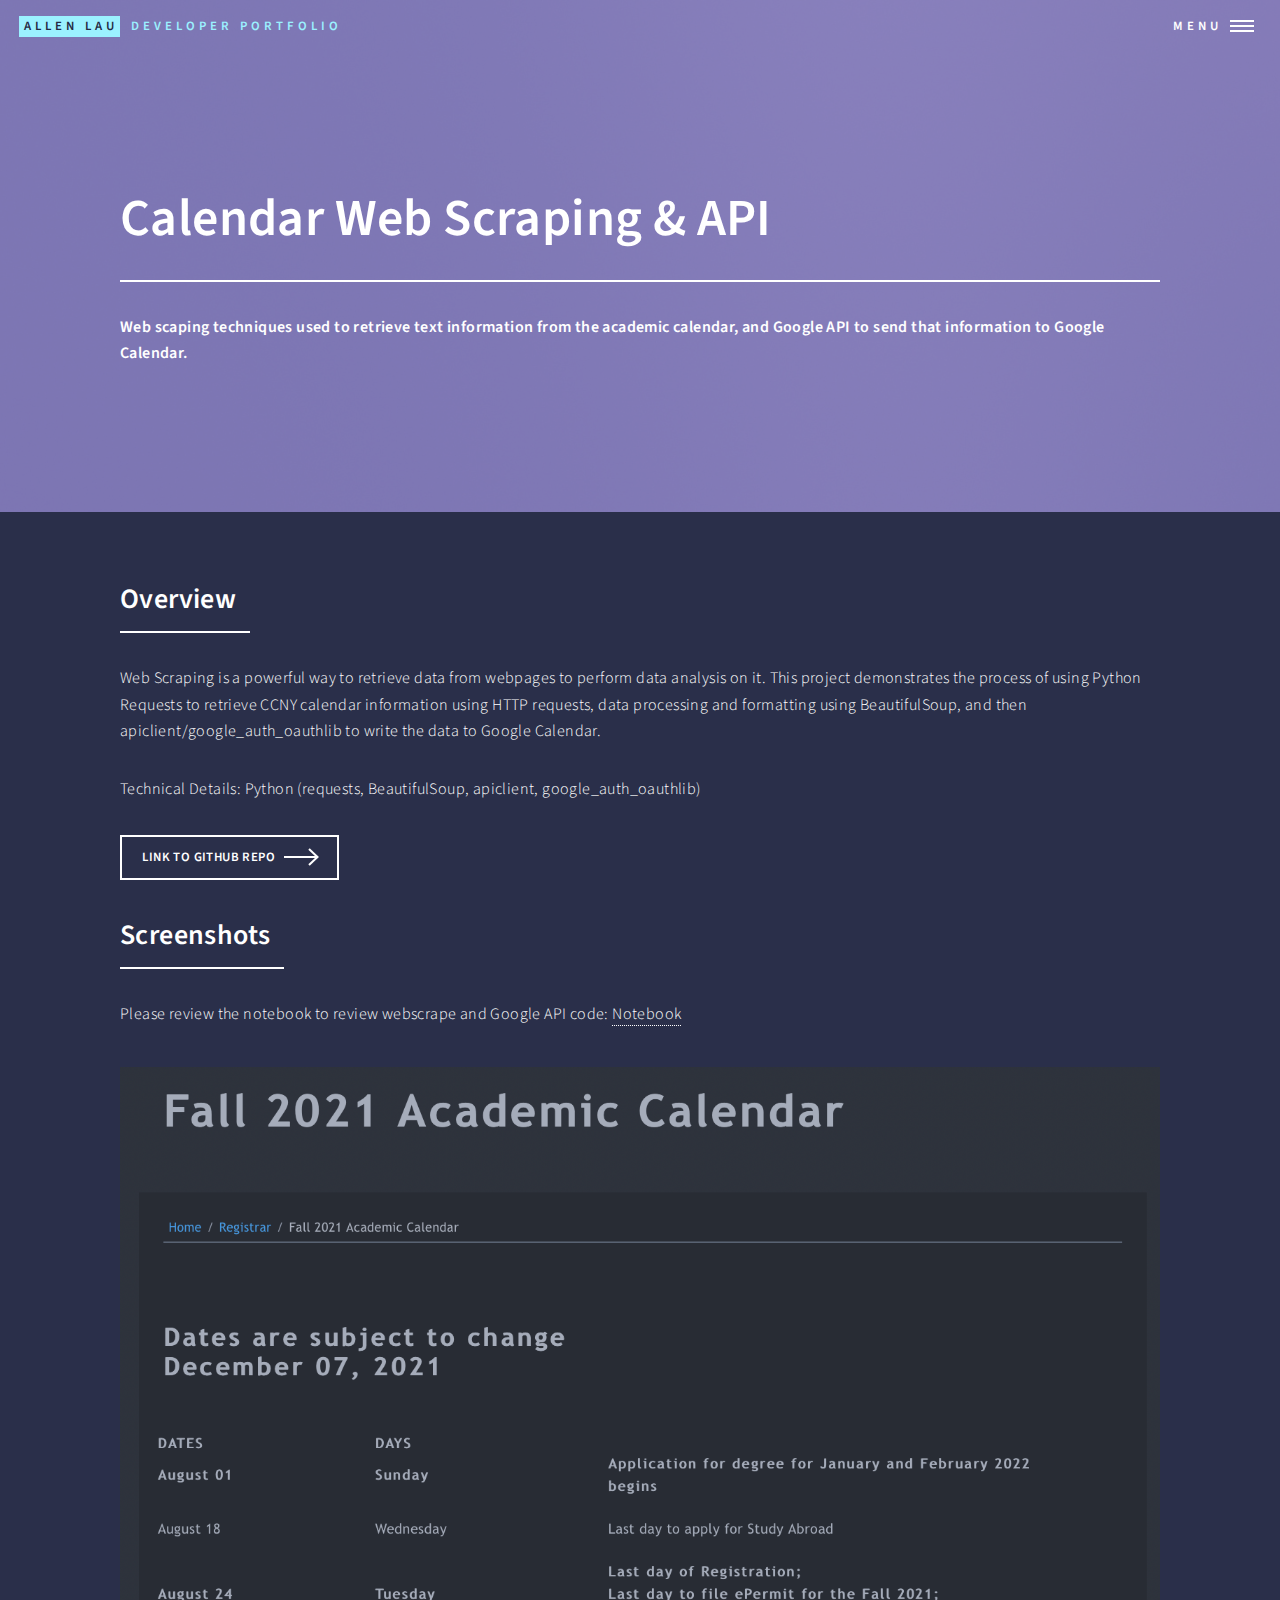
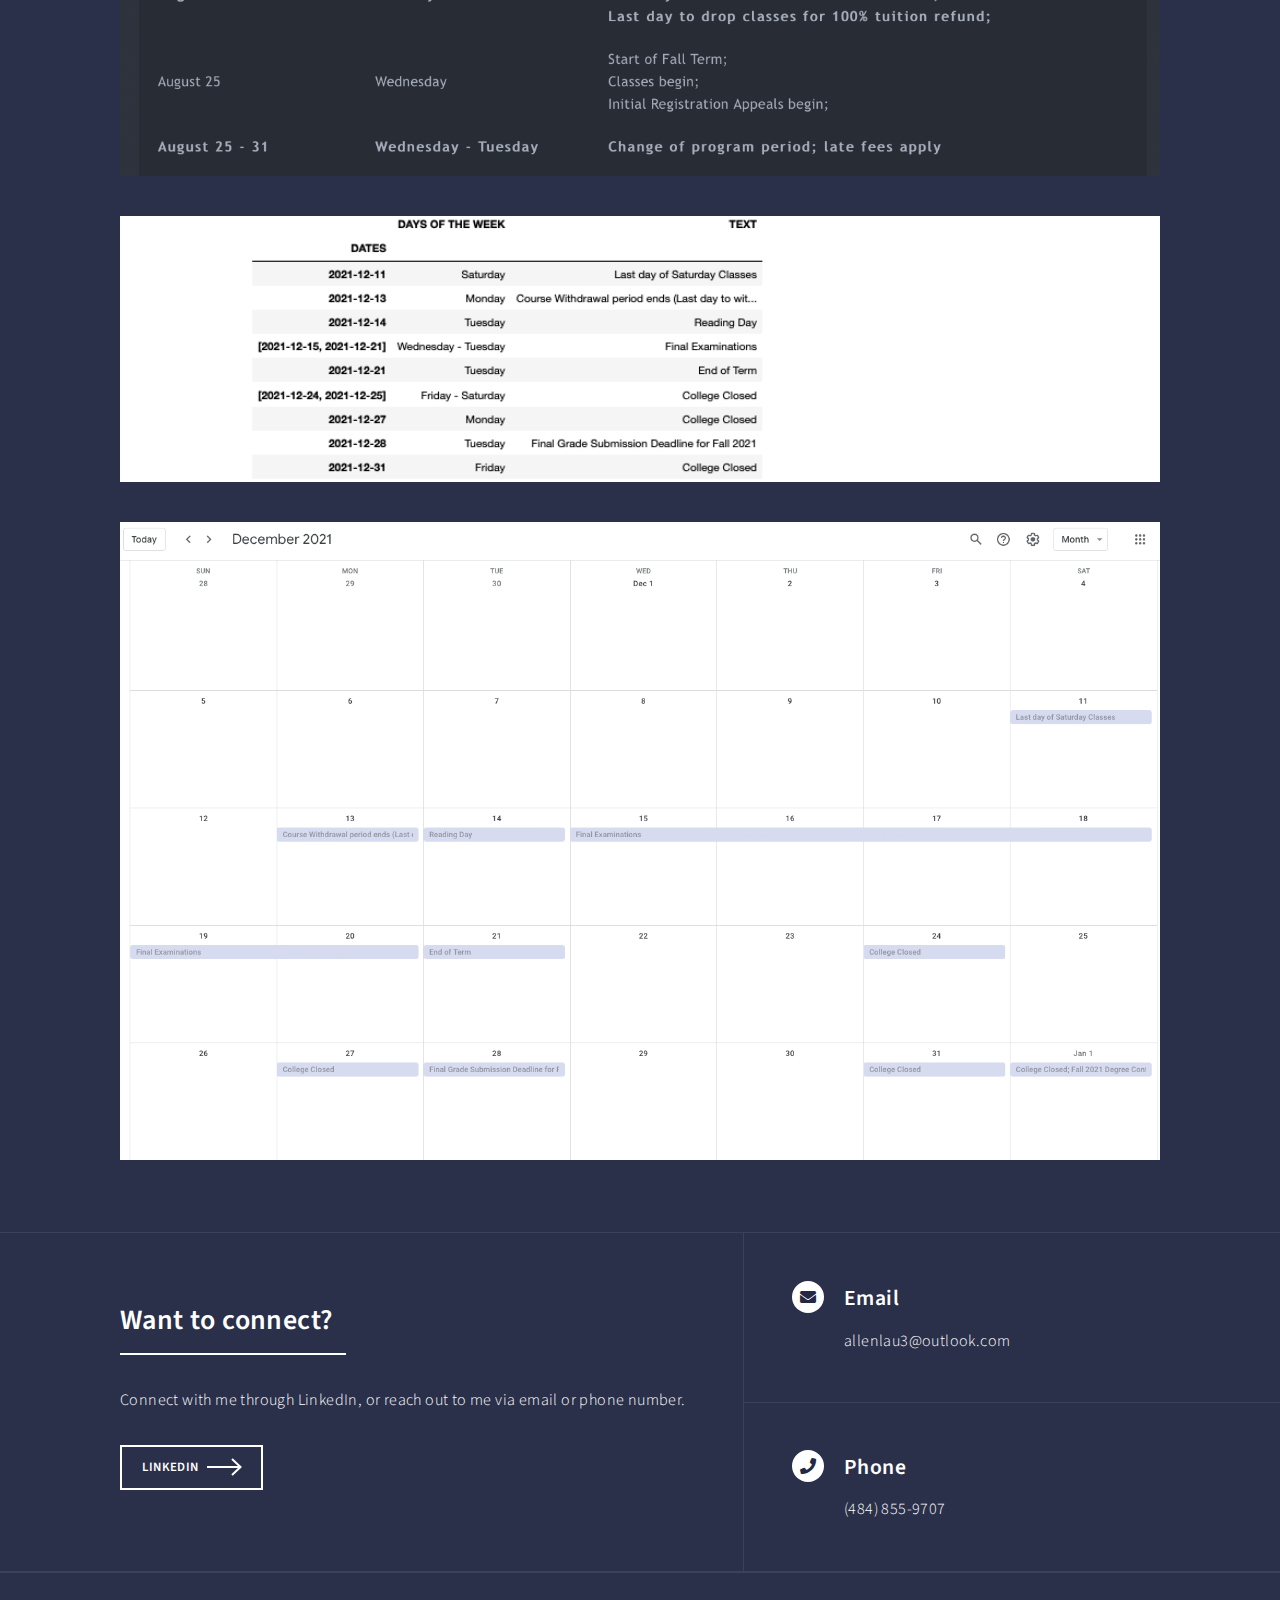
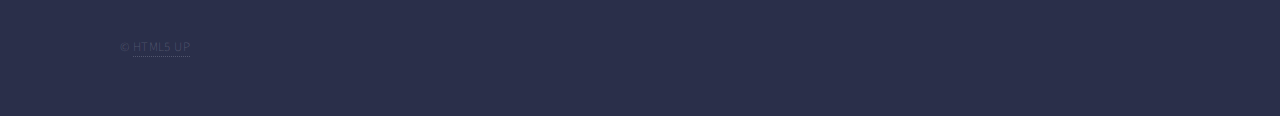
<file: webscrape.html>
<!DOCTYPE HTML>
<!--
	Forty by HTML5 UP
	html5up.net | @ajlkn
	Free for personal and commercial use under the CCA 3.0 license (html5up.net/license)
-->
<html>
	<head>
		<title>Allen Lau</title>
		<meta charset="utf-8" />
		<meta name="viewport" content="width=device-width, initial-scale=1, user-scalable=no" />
		<link rel="stylesheet" href="assets/css/main.css" />
		<noscript><link rel="stylesheet" href="assets/css/noscript.css" /></noscript>
	</head>
	<body class="is-preload">

		<!-- Wrapper -->
			<div id="wrapper">

				<!-- Header -->
					<header id="header" class="alt">
						<a href="index.html" class="logo"><strong>Allen Lau</strong> <span>Developer Portfolio</span></a>
						<nav>
							<a href="#menu">Menu</a>
						</nav>
					</header>

				<!-- Menu -->
					<nav id="menu">
						<ul class="links">
							<li><a href="index.html">Home</a></li>
							<li><a href="aboutme.html">About Me</a></li>
						</ul>
						<ul class="actions stacked">
							
						</ul>
					</nav>

				<!-- Banner -->
				<!-- Note: The "styleN" class below should match that of the header element. -->
					<section id="banner" class="style2">
						<div class="inner">
							<span class="image">
								<img src="images/pic07.jpg" alt="" />
							</span>
							<header class="major">
								<h1>Calendar Web Scraping & API</h1>
							</header>
							<div class="content">
								<p>Web scaping techniques used to retrieve text information from the academic calendar, and Google API to send that information to Google Calendar.</p>
							</div>
						</div>
					</section>

				<!-- Main -->
					<div id="main">

						<!-- One -->
							<section id="one">
								<div class="inner">
									<header class="major">
										<h2>Overview</h2>
									</header>
									<p>Web Scraping is a powerful way to retrieve data from webpages to perform data analysis on it. This project demonstrates the process of using Python Requests to retrieve CCNY calendar information using HTTP requests, data processing and formatting using BeautifulSoup, and then apiclient/google_auth_oauthlib to write the data to Google Calendar. 
									</p>
									<p>Technical Details: Python (requests, BeautifulSoup, apiclient, google_auth_oauthlib)</p>
									<ul class="actions">
										<li><a href="https://github.com/lau-allen/calendar-webscraping" class="button next">Link to Github Repo</a></li>
									</ul>
							
									<header class="major">
										<h2>Screenshots</h2>
									</header>
									<p>Please review the notebook to review webscrape and Google API code: <a href="images/WebScraping.html">Notebook</a></p>
									<span class="image main"><img src="images/webscrape_website.png" alt="" /></span>
									<span class="image main"><img src="images/webscrape_table.png" alt="" /></span>
									<span class="image main"><img src="images/webscrape_calendar.png" alt="" /></span>
								</div>
							</section>

				<!-- contact -->
				<section id="contact">
					<div class="inner">
						<section>
							<div class="inner">
								<header class="major">
									<h2>Want to connect?</h2>
								</header>
								<p>Connect with me through LinkedIn, or reach out to me via email or phone number.</p>
								<ul class="actions">
									<li><a href="https://www.linkedin.com/in/allenlau2019/" class="button next">LinkedIn</a></li>
								</ul>
							</div>
						</section>
						<section class="split">
							<section>
								<div class="contact-method">
									<span class="icon solid alt fa-envelope"></span>
									<h3>Email</h3>
									<span>allenlau3@outlook.com</span>
								</div>
							</section>
							<section>
								<div class="contact-method">
									<span class="icon solid alt fa-phone"></span>
									<h3>Phone</h3>
									<span>(484) 855-9707</span>
								</div>
							</section>
						</section>
					</div>
				</section>

			<!-- Footer -->
				<footer id="footer">
					<div class="inner">
						<ul class="copyright">
							<li>&copy; <a href="https://html5up.net">HTML5 UP</a></li>
						</ul>
					</div>
				</footer>

		</div>

		<!-- Scripts -->
			<script src="assets/js/jquery.min.js"></script>
			<script src="assets/js/jquery.scrolly.min.js"></script>
			<script src="assets/js/jquery.scrollex.min.js"></script>
			<script src="assets/js/browser.min.js"></script>
			<script src="assets/js/breakpoints.min.js"></script>
			<script src="assets/js/util.js"></script>
			<script src="assets/js/main.js"></script>

	</body>
</html>
</file>
<file: assets/css/noscript.css>
/*
	Forty by HTML5 UP
	html5up.net | @ajlkn
	Free for personal and commercial use under the CCA 3.0 license (html5up.net/license)
*/

/* Banner */

	body.is-preload #banner:after {
		opacity: 0.85;
	}

	body.is-preload #banner > .inner {
		-moz-filter: none;
		-webkit-filter: none;
		-ms-filter: none;
		filter: none;
		-moz-transform: none;
		-webkit-transform: none;
		-ms-transform: none;
		transform: none;
		opacity: 1;
	}
</file>
<file: assets/css/main.css>
@import url(fontawesome-all.min.css);
@import url("https://fonts.googleapis.com/css?family=Source+Sans+Pro:300,300italic,600,600italic");

/*
	Forty by HTML5 UP
	html5up.net | @ajlkn
	Free for personal and commercial use under the CCA 3.0 license (html5up.net/license)
*/

html, body, div, span, applet, object,
iframe, h1, h2, h3, h4, h5, h6, p, blockquote,
pre, a, abbr, acronym, address, big, cite,
code, del, dfn, em, img, ins, kbd, q, s, samp,
small, strike, strong, sub, sup, tt, var, b,
u, i, center, dl, dt, dd, ol, ul, li, fieldset,
form, label, legend, table, caption, tbody,
tfoot, thead, tr, th, td, article, aside,
canvas, details, embed, figure, figcaption,
footer, header, hgroup, menu, nav, output, ruby,
section, summary, time, mark, audio, video {
	margin: 0;
	padding: 0;
	border: 0;
	font-size: 100%;
	font: inherit;
	vertical-align: baseline;}

article, aside, details, figcaption, figure,
footer, header, hgroup, menu, nav, section {
	display: block;}

body {
	line-height: 1;
}

ol, ul {
	list-style: none;
}

blockquote, q {
	quotes: none;
}

	blockquote:before, blockquote:after, q:before, q:after {
		content: '';
		content: none;
	}

table {
	border-collapse: collapse;
	border-spacing: 0;
}

body {
	-webkit-text-size-adjust: none;
}

mark {
	background-color: transparent;
	color: inherit;
}

input::-moz-focus-inner {
	border: 0;
	padding: 0;
}

input, select, textarea {
	-moz-appearance: none;
	-webkit-appearance: none;
	-ms-appearance: none;
	appearance: none;
}

/* Basic */

	@-ms-viewport {
		width: device-width;
	}

	body {
		-ms-overflow-style: scrollbar;
	}

	@media screen and (max-width: 480px) {

		html, body {
			min-width: 320px;
		}

	}

	html {
		box-sizing: border-box;
	}

	*, *:before, *:after {
		box-sizing: inherit;
	}

	body {
		background: #242943;
	}

		body.is-preload *, body.is-preload *:before, body.is-preload *:after {
			-moz-animation: none !important;
			-webkit-animation: none !important;
			-ms-animation: none !important;
			animation: none !important;
			-moz-transition: none !important;
			-webkit-transition: none !important;
			-ms-transition: none !important;
			transition: none !important;
		}

/* Type */

	body, input, select, textarea {
		color: #ffffff;
		font-family: "Source Sans Pro", Helvetica, sans-serif;
		font-size: 17pt;
		font-weight: 300;
		letter-spacing: 0.025em;
		line-height: 1.65;
	}

		@media screen and (max-width: 1680px) {

			body, input, select, textarea {
				font-size: 14pt;
			}

		}

		@media screen and (max-width: 1280px) {

			body, input, select, textarea {
				font-size: 12pt;
			}

		}

		@media screen and (max-width: 360px) {

			body, input, select, textarea {
				font-size: 11pt;
			}

		}

	a {
		-moz-transition: color 0.2s ease-in-out, border-bottom-color 0.2s ease-in-out;
		-webkit-transition: color 0.2s ease-in-out, border-bottom-color 0.2s ease-in-out;
		-ms-transition: color 0.2s ease-in-out, border-bottom-color 0.2s ease-in-out;
		transition: color 0.2s ease-in-out, border-bottom-color 0.2s ease-in-out;
		border-bottom: dotted 1px;
		color: inherit;
		text-decoration: none;
	}

		a:hover {
			border-bottom-color: transparent;
			color: #9bf1ff !important;
		}

		a:active {
			color: #53e3fb !important;
		}

	strong, b {
		color: #ffffff;
		font-weight: 600;
	}

	em, i {
		font-style: italic;
	}

	p {
		margin: 0 0 2em 0;
	}

	h1, h2, h3, h4, h5, h6 {
		color: #ffffff;
		font-weight: 600;
		line-height: 1.65;
		margin: 0 0 1em 0;
	}

		h1 a, h2 a, h3 a, h4 a, h5 a, h6 a {
			color: inherit;
			border-bottom: 0;
		}

	h1 {
		font-size: 2.5em;
	}

	h2 {
		font-size: 1.75em;
	}

	h3 {
		font-size: 1.35em;
	}

	h4 {
		font-size: 1.1em;
	}

	h5 {
		font-size: 0.9em;
	}

	h6 {
		font-size: 0.7em;
	}

	@media screen and (max-width: 736px) {

		h1 {
			font-size: 2em;
		}

		h2 {
			font-size: 1.5em;
		}

		h3 {
			font-size: 1.25em;
		}

	}

	sub {
		font-size: 0.8em;
		position: relative;
		top: 0.5em;
	}

	sup {
		font-size: 0.8em;
		position: relative;
		top: -0.5em;
	}

	blockquote {
		border-left: solid 4px rgba(212, 212, 255, 0.1);
		font-style: italic;
		margin: 0 0 2em 0;
		padding: 0.5em 0 0.5em 2em;
	}

	code {
		background: rgba(212, 212, 255, 0.035);
		font-family: "Courier New", monospace;
		font-size: 0.9em;
		margin: 0 0.25em;
		padding: 0.25em 0.65em;
	}

	pre {
		-webkit-overflow-scrolling: touch;
		font-family: "Courier New", monospace;
		font-size: 0.9em;
		margin: 0 0 2em 0;
	}

		pre code {
			display: block;
			line-height: 1.75;
			padding: 1em 1.5em;
			overflow-x: auto;
		}

	hr {
		border: 0;
		border-bottom: solid 1px rgba(212, 212, 255, 0.1);
		margin: 2em 0;
	}

		hr.major {
			margin: 3em 0;
		}

	.align-left {
		text-align: left;
	}

	.align-center {
		text-align: center;
	}

	.align-right {
		text-align: right;
	}

/* Row */

	.row {
		display: flex;
		flex-wrap: wrap;
		box-sizing: border-box;
		align-items: stretch;
	}

		.row > * {
			box-sizing: border-box;
		}

		.row.gtr-uniform > * > :last-child {
			margin-bottom: 0;
		}

		.row.aln-left {
			justify-content: flex-start;
		}

		.row.aln-center {
			justify-content: center;
		}

		.row.aln-right {
			justify-content: flex-end;
		}

		.row.aln-top {
			align-items: flex-start;
		}

		.row.aln-middle {
			align-items: center;
		}

		.row.aln-bottom {
			align-items: flex-end;
		}

		.row > .imp {
			order: -1;
		}

		.row > .col-1 {
			width: 8.33333%;
		}

		.row > .off-1 {
			margin-left: 8.33333%;
		}

		.row > .col-2 {
			width: 16.66667%;
		}

		.row > .off-2 {
			margin-left: 16.66667%;
		}

		.row > .col-3 {
			width: 25%;
		}

		.row > .off-3 {
			margin-left: 25%;
		}

		.row > .col-4 {
			width: 33.33333%;
		}

		.row > .off-4 {
			margin-left: 33.33333%;
		}

		.row > .col-5 {
			width: 41.66667%;
		}

		.row > .off-5 {
			margin-left: 41.66667%;
		}

		.row > .col-6 {
			width: 50%;
		}

		.row > .off-6 {
			margin-left: 50%;
		}

		.row > .col-7 {
			width: 58.33333%;
		}

		.row > .off-7 {
			margin-left: 58.33333%;
		}

		.row > .col-8 {
			width: 66.66667%;
		}

		.row > .off-8 {
			margin-left: 66.66667%;
		}

		.row > .col-9 {
			width: 75%;
		}

		.row > .off-9 {
			margin-left: 75%;
		}

		.row > .col-10 {
			width: 83.33333%;
		}

		.row > .off-10 {
			margin-left: 83.33333%;
		}

		.row > .col-11 {
			width: 91.66667%;
		}

		.row > .off-11 {
			margin-left: 91.66667%;
		}

		.row > .col-12 {
			width: 100%;
		}

		.row > .off-12 {
			margin-left: 100%;
		}

		.row.gtr-0 {
			margin-top: 0;
			margin-left: 0em;
		}

			.row.gtr-0 > * {
				padding: 0 0 0 0em;
			}

			.row.gtr-0.gtr-uniform {
				margin-top: 0em;
			}

				.row.gtr-0.gtr-uniform > * {
					padding-top: 0em;
				}

		.row.gtr-25 {
			margin-top: 0;
			margin-left: -0.5em;
		}

			.row.gtr-25 > * {
				padding: 0 0 0 0.5em;
			}

			.row.gtr-25.gtr-uniform {
				margin-top: -0.5em;
			}

				.row.gtr-25.gtr-uniform > * {
					padding-top: 0.5em;
				}

		.row.gtr-50 {
			margin-top: 0;
			margin-left: -1em;
		}

			.row.gtr-50 > * {
				padding: 0 0 0 1em;
			}

			.row.gtr-50.gtr-uniform {
				margin-top: -1em;
			}

				.row.gtr-50.gtr-uniform > * {
					padding-top: 1em;
				}

		.row {
			margin-top: 0;
			margin-left: -2em;
		}

			.row > * {
				padding: 0 0 0 2em;
			}

			.row.gtr-uniform {
				margin-top: -2em;
			}

				.row.gtr-uniform > * {
					padding-top: 2em;
				}

		.row.gtr-150 {
			margin-top: 0;
			margin-left: -3em;
		}

			.row.gtr-150 > * {
				padding: 0 0 0 3em;
			}

			.row.gtr-150.gtr-uniform {
				margin-top: -3em;
			}

				.row.gtr-150.gtr-uniform > * {
					padding-top: 3em;
				}

		.row.gtr-200 {
			margin-top: 0;
			margin-left: -4em;
		}

			.row.gtr-200 > * {
				padding: 0 0 0 4em;
			}

			.row.gtr-200.gtr-uniform {
				margin-top: -4em;
			}

				.row.gtr-200.gtr-uniform > * {
					padding-top: 4em;
				}

		@media screen and (max-width: 1680px) {

			.row {
				display: flex;
				flex-wrap: wrap;
				box-sizing: border-box;
				align-items: stretch;
			}

				.row > * {
					box-sizing: border-box;
				}

				.row.gtr-uniform > * > :last-child {
					margin-bottom: 0;
				}

				.row.aln-left {
					justify-content: flex-start;
				}

				.row.aln-center {
					justify-content: center;
				}

				.row.aln-right {
					justify-content: flex-end;
				}

				.row.aln-top {
					align-items: flex-start;
				}

				.row.aln-middle {
					align-items: center;
				}

				.row.aln-bottom {
					align-items: flex-end;
				}

				.row > .imp-xlarge {
					order: -1;
				}

				.row > .col-1-xlarge {
					width: 8.33333%;
				}

				.row > .off-1-xlarge {
					margin-left: 8.33333%;
				}

				.row > .col-2-xlarge {
					width: 16.66667%;
				}

				.row > .off-2-xlarge {
					margin-left: 16.66667%;
				}

				.row > .col-3-xlarge {
					width: 25%;
				}

				.row > .off-3-xlarge {
					margin-left: 25%;
				}

				.row > .col-4-xlarge {
					width: 33.33333%;
				}

				.row > .off-4-xlarge {
					margin-left: 33.33333%;
				}

				.row > .col-5-xlarge {
					width: 41.66667%;
				}

				.row > .off-5-xlarge {
					margin-left: 41.66667%;
				}

				.row > .col-6-xlarge {
					width: 50%;
				}

				.row > .off-6-xlarge {
					margin-left: 50%;
				}

				.row > .col-7-xlarge {
					width: 58.33333%;
				}

				.row > .off-7-xlarge {
					margin-left: 58.33333%;
				}

				.row > .col-8-xlarge {
					width: 66.66667%;
				}

				.row > .off-8-xlarge {
					margin-left: 66.66667%;
				}

				.row > .col-9-xlarge {
					width: 75%;
				}

				.row > .off-9-xlarge {
					margin-left: 75%;
				}

				.row > .col-10-xlarge {
					width: 83.33333%;
				}

				.row > .off-10-xlarge {
					margin-left: 83.33333%;
				}

				.row > .col-11-xlarge {
					width: 91.66667%;
				}

				.row > .off-11-xlarge {
					margin-left: 91.66667%;
				}

				.row > .col-12-xlarge {
					width: 100%;
				}

				.row > .off-12-xlarge {
					margin-left: 100%;
				}

				.row.gtr-0 {
					margin-top: 0;
					margin-left: 0em;
				}

					.row.gtr-0 > * {
						padding: 0 0 0 0em;
					}

					.row.gtr-0.gtr-uniform {
						margin-top: 0em;
					}

						.row.gtr-0.gtr-uniform > * {
							padding-top: 0em;
						}

				.row.gtr-25 {
					margin-top: 0;
					margin-left: -0.5em;
				}

					.row.gtr-25 > * {
						padding: 0 0 0 0.5em;
					}

					.row.gtr-25.gtr-uniform {
						margin-top: -0.5em;
					}

						.row.gtr-25.gtr-uniform > * {
							padding-top: 0.5em;
						}

				.row.gtr-50 {
					margin-top: 0;
					margin-left: -1em;
				}

					.row.gtr-50 > * {
						padding: 0 0 0 1em;
					}

					.row.gtr-50.gtr-uniform {
						margin-top: -1em;
					}

						.row.gtr-50.gtr-uniform > * {
							padding-top: 1em;
						}

				.row {
					margin-top: 0;
					margin-left: -2em;
				}

					.row > * {
						padding: 0 0 0 2em;
					}

					.row.gtr-uniform {
						margin-top: -2em;
					}

						.row.gtr-uniform > * {
							padding-top: 2em;
						}

				.row.gtr-150 {
					margin-top: 0;
					margin-left: -3em;
				}

					.row.gtr-150 > * {
						padding: 0 0 0 3em;
					}

					.row.gtr-150.gtr-uniform {
						margin-top: -3em;
					}

						.row.gtr-150.gtr-uniform > * {
							padding-top: 3em;
						}

				.row.gtr-200 {
					margin-top: 0;
					margin-left: -4em;
				}

					.row.gtr-200 > * {
						padding: 0 0 0 4em;
					}

					.row.gtr-200.gtr-uniform {
						margin-top: -4em;
					}

						.row.gtr-200.gtr-uniform > * {
							padding-top: 4em;
						}

		}

		@media screen and (max-width: 1280px) {

			.row {
				display: flex;
				flex-wrap: wrap;
				box-sizing: border-box;
				align-items: stretch;
			}

				.row > * {
					box-sizing: border-box;
				}

				.row.gtr-uniform > * > :last-child {
					margin-bottom: 0;
				}

				.row.aln-left {
					justify-content: flex-start;
				}

				.row.aln-center {
					justify-content: center;
				}

				.row.aln-right {
					justify-content: flex-end;
				}

				.row.aln-top {
					align-items: flex-start;
				}

				.row.aln-middle {
					align-items: center;
				}

				.row.aln-bottom {
					align-items: flex-end;
				}

				.row > .imp-large {
					order: -1;
				}

				.row > .col-1-large {
					width: 8.33333%;
				}

				.row > .off-1-large {
					margin-left: 8.33333%;
				}

				.row > .col-2-large {
					width: 16.66667%;
				}

				.row > .off-2-large {
					margin-left: 16.66667%;
				}

				.row > .col-3-large {
					width: 25%;
				}

				.row > .off-3-large {
					margin-left: 25%;
				}

				.row > .col-4-large {
					width: 33.33333%;
				}

				.row > .off-4-large {
					margin-left: 33.33333%;
				}

				.row > .col-5-large {
					width: 41.66667%;
				}

				.row > .off-5-large {
					margin-left: 41.66667%;
				}

				.row > .col-6-large {
					width: 50%;
				}

				.row > .off-6-large {
					margin-left: 50%;
				}

				.row > .col-7-large {
					width: 58.33333%;
				}

				.row > .off-7-large {
					margin-left: 58.33333%;
				}

				.row > .col-8-large {
					width: 66.66667%;
				}

				.row > .off-8-large {
					margin-left: 66.66667%;
				}

				.row > .col-9-large {
					width: 75%;
				}

				.row > .off-9-large {
					margin-left: 75%;
				}

				.row > .col-10-large {
					width: 83.33333%;
				}

				.row > .off-10-large {
					margin-left: 83.33333%;
				}

				.row > .col-11-large {
					width: 91.66667%;
				}

				.row > .off-11-large {
					margin-left: 91.66667%;
				}

				.row > .col-12-large {
					width: 100%;
				}

				.row > .off-12-large {
					margin-left: 100%;
				}

				.row.gtr-0 {
					margin-top: 0;
					margin-left: 0em;
				}

					.row.gtr-0 > * {
						padding: 0 0 0 0em;
					}

					.row.gtr-0.gtr-uniform {
						margin-top: 0em;
					}

						.row.gtr-0.gtr-uniform > * {
							padding-top: 0em;
						}

				.row.gtr-25 {
					margin-top: 0;
					margin-left: -0.375em;
				}

					.row.gtr-25 > * {
						padding: 0 0 0 0.375em;
					}

					.row.gtr-25.gtr-uniform {
						margin-top: -0.375em;
					}

						.row.gtr-25.gtr-uniform > * {
							padding-top: 0.375em;
						}

				.row.gtr-50 {
					margin-top: 0;
					margin-left: -0.75em;
				}

					.row.gtr-50 > * {
						padding: 0 0 0 0.75em;
					}

					.row.gtr-50.gtr-uniform {
						margin-top: -0.75em;
					}

						.row.gtr-50.gtr-uniform > * {
							padding-top: 0.75em;
						}

				.row {
					margin-top: 0;
					margin-left: -1.5em;
				}

					.row > * {
						padding: 0 0 0 1.5em;
					}

					.row.gtr-uniform {
						margin-top: -1.5em;
					}

						.row.gtr-uniform > * {
							padding-top: 1.5em;
						}

				.row.gtr-150 {
					margin-top: 0;
					margin-left: -2.25em;
				}

					.row.gtr-150 > * {
						padding: 0 0 0 2.25em;
					}

					.row.gtr-150.gtr-uniform {
						margin-top: -2.25em;
					}

						.row.gtr-150.gtr-uniform > * {
							padding-top: 2.25em;
						}

				.row.gtr-200 {
					margin-top: 0;
					margin-left: -3em;
				}

					.row.gtr-200 > * {
						padding: 0 0 0 3em;
					}

					.row.gtr-200.gtr-uniform {
						margin-top: -3em;
					}

						.row.gtr-200.gtr-uniform > * {
							padding-top: 3em;
						}

		}

		@media screen and (max-width: 980px) {

			.row {
				display: flex;
				flex-wrap: wrap;
				box-sizing: border-box;
				align-items: stretch;
			}

				.row > * {
					box-sizing: border-box;
				}

				.row.gtr-uniform > * > :last-child {
					margin-bottom: 0;
				}

				.row.aln-left {
					justify-content: flex-start;
				}

				.row.aln-center {
					justify-content: center;
				}

				.row.aln-right {
					justify-content: flex-end;
				}

				.row.aln-top {
					align-items: flex-start;
				}

				.row.aln-middle {
					align-items: center;
				}

				.row.aln-bottom {
					align-items: flex-end;
				}

				.row > .imp-medium {
					order: -1;
				}

				.row > .col-1-medium {
					width: 8.33333%;
				}

				.row > .off-1-medium {
					margin-left: 8.33333%;
				}

				.row > .col-2-medium {
					width: 16.66667%;
				}

				.row > .off-2-medium {
					margin-left: 16.66667%;
				}

				.row > .col-3-medium {
					width: 25%;
				}

				.row > .off-3-medium {
					margin-left: 25%;
				}

				.row > .col-4-medium {
					width: 33.33333%;
				}

				.row > .off-4-medium {
					margin-left: 33.33333%;
				}

				.row > .col-5-medium {
					width: 41.66667%;
				}

				.row > .off-5-medium {
					margin-left: 41.66667%;
				}

				.row > .col-6-medium {
					width: 50%;
				}

				.row > .off-6-medium {
					margin-left: 50%;
				}

				.row > .col-7-medium {
					width: 58.33333%;
				}

				.row > .off-7-medium {
					margin-left: 58.33333%;
				}

				.row > .col-8-medium {
					width: 66.66667%;
				}

				.row > .off-8-medium {
					margin-left: 66.66667%;
				}

				.row > .col-9-medium {
					width: 75%;
				}

				.row > .off-9-medium {
					margin-left: 75%;
				}

				.row > .col-10-medium {
					width: 83.33333%;
				}

				.row > .off-10-medium {
					margin-left: 83.33333%;
				}

				.row > .col-11-medium {
					width: 91.66667%;
				}

				.row > .off-11-medium {
					margin-left: 91.66667%;
				}

				.row > .col-12-medium {
					width: 100%;
				}

				.row > .off-12-medium {
					margin-left: 100%;
				}

				.row.gtr-0 {
					margin-top: 0;
					margin-left: 0em;
				}

					.row.gtr-0 > * {
						padding: 0 0 0 0em;
					}

					.row.gtr-0.gtr-uniform {
						margin-top: 0em;
					}

						.row.gtr-0.gtr-uniform > * {
							padding-top: 0em;
						}

				.row.gtr-25 {
					margin-top: 0;
					margin-left: -0.375em;
				}

					.row.gtr-25 > * {
						padding: 0 0 0 0.375em;
					}

					.row.gtr-25.gtr-uniform {
						margin-top: -0.375em;
					}

						.row.gtr-25.gtr-uniform > * {
							padding-top: 0.375em;
						}

				.row.gtr-50 {
					margin-top: 0;
					margin-left: -0.75em;
				}

					.row.gtr-50 > * {
						padding: 0 0 0 0.75em;
					}

					.row.gtr-50.gtr-uniform {
						margin-top: -0.75em;
					}

						.row.gtr-50.gtr-uniform > * {
							padding-top: 0.75em;
						}

				.row {
					margin-top: 0;
					margin-left: -1.5em;
				}

					.row > * {
						padding: 0 0 0 1.5em;
					}

					.row.gtr-uniform {
						margin-top: -1.5em;
					}

						.row.gtr-uniform > * {
							padding-top: 1.5em;
						}

				.row.gtr-150 {
					margin-top: 0;
					margin-left: -2.25em;
				}

					.row.gtr-150 > * {
						padding: 0 0 0 2.25em;
					}

					.row.gtr-150.gtr-uniform {
						margin-top: -2.25em;
					}

						.row.gtr-150.gtr-uniform > * {
							padding-top: 2.25em;
						}

				.row.gtr-200 {
					margin-top: 0;
					margin-left: -3em;
				}

					.row.gtr-200 > * {
						padding: 0 0 0 3em;
					}

					.row.gtr-200.gtr-uniform {
						margin-top: -3em;
					}

						.row.gtr-200.gtr-uniform > * {
							padding-top: 3em;
						}

		}

		@media screen and (max-width: 736px) {

			.row {
				display: flex;
				flex-wrap: wrap;
				box-sizing: border-box;
				align-items: stretch;
			}

				.row > * {
					box-sizing: border-box;
				}

				.row.gtr-uniform > * > :last-child {
					margin-bottom: 0;
				}

				.row.aln-left {
					justify-content: flex-start;
				}

				.row.aln-center {
					justify-content: center;
				}

				.row.aln-right {
					justify-content: flex-end;
				}

				.row.aln-top {
					align-items: flex-start;
				}

				.row.aln-middle {
					align-items: center;
				}

				.row.aln-bottom {
					align-items: flex-end;
				}

				.row > .imp-small {
					order: -1;
				}

				.row > .col-1-small {
					width: 8.33333%;
				}

				.row > .off-1-small {
					margin-left: 8.33333%;
				}

				.row > .col-2-small {
					width: 16.66667%;
				}

				.row > .off-2-small {
					margin-left: 16.66667%;
				}

				.row > .col-3-small {
					width: 25%;
				}

				.row > .off-3-small {
					margin-left: 25%;
				}

				.row > .col-4-small {
					width: 33.33333%;
				}

				.row > .off-4-small {
					margin-left: 33.33333%;
				}

				.row > .col-5-small {
					width: 41.66667%;
				}

				.row > .off-5-small {
					margin-left: 41.66667%;
				}

				.row > .col-6-small {
					width: 50%;
				}

				.row > .off-6-small {
					margin-left: 50%;
				}

				.row > .col-7-small {
					width: 58.33333%;
				}

				.row > .off-7-small {
					margin-left: 58.33333%;
				}

				.row > .col-8-small {
					width: 66.66667%;
				}

				.row > .off-8-small {
					margin-left: 66.66667%;
				}

				.row > .col-9-small {
					width: 75%;
				}

				.row > .off-9-small {
					margin-left: 75%;
				}

				.row > .col-10-small {
					width: 83.33333%;
				}

				.row > .off-10-small {
					margin-left: 83.33333%;
				}

				.row > .col-11-small {
					width: 91.66667%;
				}

				.row > .off-11-small {
					margin-left: 91.66667%;
				}

				.row > .col-12-small {
					width: 100%;
				}

				.row > .off-12-small {
					margin-left: 100%;
				}

				.row.gtr-0 {
					margin-top: 0;
					margin-left: 0em;
				}

					.row.gtr-0 > * {
						padding: 0 0 0 0em;
					}

					.row.gtr-0.gtr-uniform {
						margin-top: 0em;
					}

						.row.gtr-0.gtr-uniform > * {
							padding-top: 0em;
						}

				.row.gtr-25 {
					margin-top: 0;
					margin-left: -0.3125em;
				}

					.row.gtr-25 > * {
						padding: 0 0 0 0.3125em;
					}

					.row.gtr-25.gtr-uniform {
						margin-top: -0.3125em;
					}

						.row.gtr-25.gtr-uniform > * {
							padding-top: 0.3125em;
						}

				.row.gtr-50 {
					margin-top: 0;
					margin-left: -0.625em;
				}

					.row.gtr-50 > * {
						padding: 0 0 0 0.625em;
					}

					.row.gtr-50.gtr-uniform {
						margin-top: -0.625em;
					}

						.row.gtr-50.gtr-uniform > * {
							padding-top: 0.625em;
						}

				.row {
					margin-top: 0;
					margin-left: -1.25em;
				}

					.row > * {
						padding: 0 0 0 1.25em;
					}

					.row.gtr-uniform {
						margin-top: -1.25em;
					}

						.row.gtr-uniform > * {
							padding-top: 1.25em;
						}

				.row.gtr-150 {
					margin-top: 0;
					margin-left: -1.875em;
				}

					.row.gtr-150 > * {
						padding: 0 0 0 1.875em;
					}

					.row.gtr-150.gtr-uniform {
						margin-top: -1.875em;
					}

						.row.gtr-150.gtr-uniform > * {
							padding-top: 1.875em;
						}

				.row.gtr-200 {
					margin-top: 0;
					margin-left: -2.5em;
				}

					.row.gtr-200 > * {
						padding: 0 0 0 2.5em;
					}

					.row.gtr-200.gtr-uniform {
						margin-top: -2.5em;
					}

						.row.gtr-200.gtr-uniform > * {
							padding-top: 2.5em;
						}

		}

		@media screen and (max-width: 480px) {

			.row {
				display: flex;
				flex-wrap: wrap;
				box-sizing: border-box;
				align-items: stretch;
			}

				.row > * {
					box-sizing: border-box;
				}

				.row.gtr-uniform > * > :last-child {
					margin-bottom: 0;
				}

				.row.aln-left {
					justify-content: flex-start;
				}

				.row.aln-center {
					justify-content: center;
				}

				.row.aln-right {
					justify-content: flex-end;
				}

				.row.aln-top {
					align-items: flex-start;
				}

				.row.aln-middle {
					align-items: center;
				}

				.row.aln-bottom {
					align-items: flex-end;
				}

				.row > .imp-xsmall {
					order: -1;
				}

				.row > .col-1-xsmall {
					width: 8.33333%;
				}

				.row > .off-1-xsmall {
					margin-left: 8.33333%;
				}

				.row > .col-2-xsmall {
					width: 16.66667%;
				}

				.row > .off-2-xsmall {
					margin-left: 16.66667%;
				}

				.row > .col-3-xsmall {
					width: 25%;
				}

				.row > .off-3-xsmall {
					margin-left: 25%;
				}

				.row > .col-4-xsmall {
					width: 33.33333%;
				}

				.row > .off-4-xsmall {
					margin-left: 33.33333%;
				}

				.row > .col-5-xsmall {
					width: 41.66667%;
				}

				.row > .off-5-xsmall {
					margin-left: 41.66667%;
				}

				.row > .col-6-xsmall {
					width: 50%;
				}

				.row > .off-6-xsmall {
					margin-left: 50%;
				}

				.row > .col-7-xsmall {
					width: 58.33333%;
				}

				.row > .off-7-xsmall {
					margin-left: 58.33333%;
				}

				.row > .col-8-xsmall {
					width: 66.66667%;
				}

				.row > .off-8-xsmall {
					margin-left: 66.66667%;
				}

				.row > .col-9-xsmall {
					width: 75%;
				}

				.row > .off-9-xsmall {
					margin-left: 75%;
				}

				.row > .col-10-xsmall {
					width: 83.33333%;
				}

				.row > .off-10-xsmall {
					margin-left: 83.33333%;
				}

				.row > .col-11-xsmall {
					width: 91.66667%;
				}

				.row > .off-11-xsmall {
					margin-left: 91.66667%;
				}

				.row > .col-12-xsmall {
					width: 100%;
				}

				.row > .off-12-xsmall {
					margin-left: 100%;
				}

				.row.gtr-0 {
					margin-top: 0;
					margin-left: 0em;
				}

					.row.gtr-0 > * {
						padding: 0 0 0 0em;
					}

					.row.gtr-0.gtr-uniform {
						margin-top: 0em;
					}

						.row.gtr-0.gtr-uniform > * {
							padding-top: 0em;
						}

				.row.gtr-25 {
					margin-top: 0;
					margin-left: -0.3125em;
				}

					.row.gtr-25 > * {
						padding: 0 0 0 0.3125em;
					}

					.row.gtr-25.gtr-uniform {
						margin-top: -0.3125em;
					}

						.row.gtr-25.gtr-uniform > * {
							padding-top: 0.3125em;
						}

				.row.gtr-50 {
					margin-top: 0;
					margin-left: -0.625em;
				}

					.row.gtr-50 > * {
						padding: 0 0 0 0.625em;
					}

					.row.gtr-50.gtr-uniform {
						margin-top: -0.625em;
					}

						.row.gtr-50.gtr-uniform > * {
							padding-top: 0.625em;
						}

				.row {
					margin-top: 0;
					margin-left: -1.25em;
				}

					.row > * {
						padding: 0 0 0 1.25em;
					}

					.row.gtr-uniform {
						margin-top: -1.25em;
					}

						.row.gtr-uniform > * {
							padding-top: 1.25em;
						}

				.row.gtr-150 {
					margin-top: 0;
					margin-left: -1.875em;
				}

					.row.gtr-150 > * {
						padding: 0 0 0 1.875em;
					}

					.row.gtr-150.gtr-uniform {
						margin-top: -1.875em;
					}

						.row.gtr-150.gtr-uniform > * {
							padding-top: 1.875em;
						}

				.row.gtr-200 {
					margin-top: 0;
					margin-left: -2.5em;
				}

					.row.gtr-200 > * {
						padding: 0 0 0 2.5em;
					}

					.row.gtr-200.gtr-uniform {
						margin-top: -2.5em;
					}

						.row.gtr-200.gtr-uniform > * {
							padding-top: 2.5em;
						}

		}

/* Section/Article */

	section.special, article.special {
		text-align: center;
	}

	header.major {
		width: -moz-max-content;
		width: -webkit-max-content;
		width: -ms-max-content;
		width: max-content;
		margin-bottom: 2em;
	}

		header.major > :first-child {
			margin-bottom: 0;
			width: calc(100% + 0.5em);
		}

			header.major > :first-child:after {
				content: '';
				background-color: #ffffff;
				display: block;
				height: 2px;
				margin: 0.325em 0 0.5em 0;
				width: 100%;
			}

		header.major > p {
			font-size: 0.9em;
			font-weight: 600;
			/* letter-spacing: 0.25em; */
			margin-bottom: 0;
			/* text-transform: uppercase; */
		}

		body.is-ie header.major > :first-child:after {
			max-width: 9em;
		}

		body.is-ie header.major > h1:after {
			max-width: 100% !important;
		}

	@media screen and (max-width: 736px) {

		header.major > p br {
			display: none;
		}

	}

/* Form */

	form {
		margin: 0 0 2em 0;
	}

		form > :last-child {
			margin-bottom: 0;
		}

		form > .fields {
			display: -moz-flex;
			display: -webkit-flex;
			display: -ms-flex;
			display: flex;
			-moz-flex-wrap: wrap;
			-webkit-flex-wrap: wrap;
			-ms-flex-wrap: wrap;
			flex-wrap: wrap;
			width: calc(100% + 3em);
			margin: -1.5em 0 2em -1.5em;
		}

			form > .fields > .field {
				-moz-flex-grow: 0;
				-webkit-flex-grow: 0;
				-ms-flex-grow: 0;
				flex-grow: 0;
				-moz-flex-shrink: 0;
				-webkit-flex-shrink: 0;
				-ms-flex-shrink: 0;
				flex-shrink: 0;
				padding: 1.5em 0 0 1.5em;
				width: calc(100% - 1.5em);
			}

				form > .fields > .field.half {
					width: calc(50% - 0.75em);
				}

				form > .fields > .field.third {
					width: calc(100%/3 - 0.5em);
				}

				form > .fields > .field.quarter {
					width: calc(25% - 0.375em);
				}

		@media screen and (max-width: 480px) {

			form > .fields {
				width: calc(100% + 3em);
				margin: -1.5em 0 2em -1.5em;
			}

				form > .fields > .field {
					padding: 1.5em 0 0 1.5em;
					width: calc(100% - 1.5em);
				}

					form > .fields > .field.half {
						width: calc(100% - 1.5em);
					}

					form > .fields > .field.third {
						width: calc(100% - 1.5em);
					}

					form > .fields > .field.quarter {
						width: calc(100% - 1.5em);
					}

		}

	label {
		color: #ffffff;
		display: block;
		font-size: 0.8em;
		font-weight: 600;
		letter-spacing: 0.25em;
		margin: 0 0 1em 0;
		text-transform: uppercase;
	}

	input[type="text"],
	input[type="password"],
	input[type="email"],
	input[type="tel"],
	input[type="search"],
	input[type="url"],
	select,
	textarea {
		-moz-appearance: none;
		-webkit-appearance: none;
		-ms-appearance: none;
		appearance: none;
		background: rgba(212, 212, 255, 0.035);
		border: none;
		border-radius: 0;
		color: inherit;
		display: block;
		outline: 0;
		padding: 0 1em;
		text-decoration: none;
		width: 100%;
	}

		input[type="text"]:invalid,
		input[type="password"]:invalid,
		input[type="email"]:invalid,
		input[type="tel"]:invalid,
		input[type="search"]:invalid,
		input[type="url"]:invalid,
		select:invalid,
		textarea:invalid {
			box-shadow: none;
		}

		input[type="text"]:focus,
		input[type="password"]:focus,
		input[type="email"]:focus,
		input[type="tel"]:focus,
		input[type="search"]:focus,
		input[type="url"]:focus,
		select:focus,
		textarea:focus {
			border-color: #9bf1ff;
			box-shadow: 0 0 0 2px #9bf1ff;
		}

	select {
		background-image: url("data:image/svg+xml;charset=utf8,%3Csvg xmlns='http://www.w3.org/2000/svg' width='40' height='40' preserveAspectRatio='none' viewBox='0 0 40 40'%3E%3Cpath d='M9.4,12.3l10.4,10.4l10.4-10.4c0.2-0.2,0.5-0.4,0.9-0.4c0.3,0,0.6,0.1,0.9,0.4l3.3,3.3c0.2,0.2,0.4,0.5,0.4,0.9 c0,0.4-0.1,0.6-0.4,0.9L20.7,31.9c-0.2,0.2-0.5,0.4-0.9,0.4c-0.3,0-0.6-0.1-0.9-0.4L4.3,17.3c-0.2-0.2-0.4-0.5-0.4-0.9 c0-0.4,0.1-0.6,0.4-0.9l3.3-3.3c0.2-0.2,0.5-0.4,0.9-0.4S9.1,12.1,9.4,12.3z' fill='rgba(212, 212, 255, 0.1)' /%3E%3C/svg%3E");
		background-size: 1.25rem;
		background-repeat: no-repeat;
		background-position: calc(100% - 1rem) center;
		height: 2.75em;
		padding-right: 2.75em;
		text-overflow: ellipsis;
	}

		select option {
			color: #ffffff;
			background: #242943;
		}

		select:focus::-ms-value {
			background-color: transparent;
		}

		select::-ms-expand {
			display: none;
		}

	input[type="text"],
	input[type="password"],
	input[type="email"],
	input[type="tel"],
	input[type="search"],
	input[type="url"],
	select {
		height: 2.75em;
	}

	textarea {
		padding: 0.75em 1em;
	}

	input[type="checkbox"],
	input[type="radio"] {
		-moz-appearance: none;
		-webkit-appearance: none;
		-ms-appearance: none;
		appearance: none;
		display: block;
		float: left;
		margin-right: -2em;
		opacity: 0;
		width: 1em;
		z-index: -1;
	}

		input[type="checkbox"] + label,
		input[type="radio"] + label {
			text-decoration: none;
			color: #ffffff;
			cursor: pointer;
			display: inline-block;
			font-weight: 300;
			padding-left: 2.65em;
			padding-right: 0.75em;
			position: relative;
		}

			input[type="checkbox"] + label:before,
			input[type="radio"] + label:before {
				-moz-osx-font-smoothing: grayscale;
				-webkit-font-smoothing: antialiased;
				display: inline-block;
				font-style: normal;
				font-variant: normal;
				text-rendering: auto;
				line-height: 1;
				text-transform: none !important;
				font-family: 'Font Awesome 5 Free';
				font-weight: 900;
			}

			input[type="checkbox"] + label:before,
			input[type="radio"] + label:before {
				background: rgba(212, 212, 255, 0.035);
				content: '';
				display: inline-block;
				font-size: 0.8em;
				height: 2.0625em;
				left: 0;
				letter-spacing: 0;
				line-height: 2.0625em;
				position: absolute;
				text-align: center;
				top: 0;
				width: 2.0625em;
			}

		input[type="checkbox"]:checked + label:before,
		input[type="radio"]:checked + label:before {
			background: #ffffff;
			border-color: #9bf1ff;
			content: '\f00c';
			color: #242943;
		}

		input[type="checkbox"]:focus + label:before,
		input[type="radio"]:focus + label:before {
			box-shadow: 0 0 0 2px #9bf1ff;
		}

	input[type="radio"] + label:before {
		border-radius: 100%;
	}

	::-webkit-input-placeholder {
		color: rgba(244, 244, 255, 0.2) !important;
		opacity: 1.0;
	}

	:-moz-placeholder {
		color: rgba(244, 244, 255, 0.2) !important;
		opacity: 1.0;
	}

	::-moz-placeholder {
		color: rgba(244, 244, 255, 0.2) !important;
		opacity: 1.0;
	}

	:-ms-input-placeholder {
		color: rgba(244, 244, 255, 0.2) !important;
		opacity: 1.0;
	}

/* Box */

	.box {
		border: solid 1px rgba(212, 212, 255, 0.1);
		margin-bottom: 2em;
		padding: 1.5em;
	}

		.box > :last-child,
		.box > :last-child > :last-child,
		.box > :last-child > :last-child > :last-child {
			margin-bottom: 0;
		}

		.box.alt {
			border: 0;
			border-radius: 0;
			padding: 0;
		}

/* Icon */

	.icon {
		text-decoration: none;
		border-bottom: none;
		position: relative;
	}

		.icon:before {
			-moz-osx-font-smoothing: grayscale;
			-webkit-font-smoothing: antialiased;
			display: inline-block;
			font-style: normal;
			font-variant: normal;
			text-rendering: auto;
			line-height: 1;
			text-transform: none !important;
			font-family: 'Font Awesome 5 Free';
			font-weight: 400;
		}

		.icon > .label {
			display: none;
		}

		.icon:before {
			line-height: inherit;
		}

		.icon.solid:before {
			font-weight: 900;
		}

		.icon.brands:before {
			font-family: 'Font Awesome 5 Brands';
		}

		.icon.alt:before {
			background-color: #ffffff;
			border-radius: 100%;
			color: #242943;
			display: inline-block;
			height: 2em;
			line-height: 2em;
			text-align: center;
			width: 2em;
		}

	a.icon.alt:before {
		-moz-transition: background-color 0.2s ease-in-out;
		-webkit-transition: background-color 0.2s ease-in-out;
		-ms-transition: background-color 0.2s ease-in-out;
		transition: background-color 0.2s ease-in-out;
	}

	a.icon.alt:hover:before {
		background-color: #6fc3df;
	}

	a.icon.alt:active:before {
		background-color: #37a6cb;
	}

/* Image */

	.image {
		border: 0;
		display: inline-block;
		position: relative;
	}

		.image img {
			display: block;
		}

		.image.left, .image.right {
			max-width: 30%;
		}

			.image.left img, .image.right img {
				width: 100%;
			}

		.image.left {
			float: left;
			margin: 0 1.5em 1.25em 0;
			top: 0.25em;
		}

		.image.right {
			float: right;
			margin: 0 0 1.25em 1.5em;
			top: 0.25em;
		}

		.image.fit {
			display: block;
			margin: 0 0 2em 0;
			width: 100%;
		}

			.image.fit img {
				width: 100%;
			}

		.image.main {
			display: block;
			margin: 2.5em 0;
			width: 100%;
		}

			.image.main img {
				width: 100%;
			}

			@media screen and (max-width: 736px) {

				.image.main {
					margin: 1.5em 0;
				}

			}

/* List */

	ol {
		list-style: decimal;
		margin: 0 0 2em 0;
		padding-left: 1.25em;
	}

		ol li {
			padding-left: 0.25em;
		}

	ul {
		list-style: disc;
		margin: 0 0 2em 0;
		padding-left: 1em;
	}

		ul li {
			padding-left: 0.5em;
		}

		ul.alt {
			list-style: none;
			padding-left: 0;
		}

			ul.alt li {
				border-top: solid 1px rgba(212, 212, 255, 0.1);
				padding: 0.5em 0;
			}

				ul.alt li:first-child {
					border-top: 0;
					padding-top: 0;
				}

	dl {
		margin: 0 0 2em 0;
	}

		dl dt {
			display: block;
			font-weight: 600;
			margin: 0 0 1em 0;
		}

		dl dd {
			margin-left: 2em;
		}

/* Actions */

	ul.actions {
		display: -moz-flex;
		display: -webkit-flex;
		display: -ms-flex;
		display: flex;
		cursor: default;
		list-style: none;
		margin-left: -1em;
		padding-left: 0;
	}

		ul.actions li {
			padding: 0 0 0 1em;
			vertical-align: middle;
		}

		ul.actions.special {
			-moz-justify-content: center;
			-webkit-justify-content: center;
			-ms-justify-content: center;
			justify-content: center;
			width: 100%;
			margin-left: 0;
		}

			ul.actions.special li:first-child {
				padding-left: 0;
			}

		ul.actions.stacked {
			-moz-flex-direction: column;
			-webkit-flex-direction: column;
			-ms-flex-direction: column;
			flex-direction: column;
			margin-left: 0;
		}

			ul.actions.stacked li {
				padding: 1.3em 0 0 0;
			}

				ul.actions.stacked li:first-child {
					padding-top: 0;
				}

		ul.actions.fit {
			width: calc(100% + 1em);
		}

			ul.actions.fit li {
				-moz-flex-grow: 1;
				-webkit-flex-grow: 1;
				-ms-flex-grow: 1;
				flex-grow: 1;
				-moz-flex-shrink: 1;
				-webkit-flex-shrink: 1;
				-ms-flex-shrink: 1;
				flex-shrink: 1;
				width: 100%;
			}

				ul.actions.fit li > * {
					width: 100%;
				}

			ul.actions.fit.stacked {
				width: 100%;
			}

/* Icons */

	ul.icons {
		cursor: default;
		list-style: none;
		padding-left: 0;
	}

		ul.icons li {
			display: inline-block;
			padding: 0 1em 0 0;
		}

			ul.icons li:last-child {
				padding-right: 0;
			}

		@media screen and (max-width: 736px) {

			ul.icons li {
				padding: 0 0.75em 0 0;
			}

		}

/* Pagination */

	ul.pagination {
		cursor: default;
		list-style: none;
		padding-left: 0;
	}

		ul.pagination li {
			display: inline-block;
			padding-left: 0;
			vertical-align: middle;
		}

			ul.pagination li > .page {
				-moz-transition: background-color 0.2s ease-in-out, color 0.2s ease-in-out;
				-webkit-transition: background-color 0.2s ease-in-out, color 0.2s ease-in-out;
				-ms-transition: background-color 0.2s ease-in-out, color 0.2s ease-in-out;
				transition: background-color 0.2s ease-in-out, color 0.2s ease-in-out;
				border-bottom: 0;
				display: inline-block;
				font-size: 0.8em;
				font-weight: 600;
				height: 1.5em;
				line-height: 1.5em;
				margin: 0 0.125em;
				min-width: 1.5em;
				padding: 0 0.5em;
				text-align: center;
			}

				ul.pagination li > .page.active {
					background-color: #ffffff;
					color: #242943;
				}

					ul.pagination li > .page.active:hover {
						background-color: #9bf1ff;
						color: #242943 !important;
					}

					ul.pagination li > .page.active:active {
						background-color: #53e3fb;
					}

			ul.pagination li:first-child {
				padding-right: 0.75em;
			}

			ul.pagination li:last-child {
				padding-left: 0.75em;
			}

		@media screen and (max-width: 480px) {

			ul.pagination li:nth-child(n+2):nth-last-child(n+2) {
				display: none;
			}

			ul.pagination li:first-child {
				padding-right: 0;
			}

		}

/* Table */

	.table-wrapper {
		-webkit-overflow-scrolling: touch;
		overflow-x: auto;
	}

	table {
		margin: 0 0 2em 0;
		width: 100%;
	}

		table tbody tr {
			border: solid 1px rgba(212, 212, 255, 0.1);
			border-left: 0;
			border-right: 0;
		}

			table tbody tr:nth-child(2n + 1) {
				background-color: rgba(212, 212, 255, 0.035);
			}

		table td {
			padding: 0.75em 0.75em;
		}

		table th {
			color: #ffffff;
			font-size: 0.9em;
			font-weight: 600;
			padding: 0 0.75em 0.75em 0.75em;
			text-align: left;
		}

		table thead {
			border-bottom: solid 2px rgba(212, 212, 255, 0.1);
		}

		table tfoot {
			border-top: solid 2px rgba(212, 212, 255, 0.1);
		}

		table.alt {
			border-collapse: separate;
		}

			table.alt tbody tr td {
				border: solid 1px rgba(212, 212, 255, 0.1);
				border-left-width: 0;
				border-top-width: 0;
			}

				table.alt tbody tr td:first-child {
					border-left-width: 1px;
				}

			table.alt tbody tr:first-child td {
				border-top-width: 1px;
			}

			table.alt thead {
				border-bottom: 0;
			}

			table.alt tfoot {
				border-top: 0;
			}

/* Button */

	input[type="submit"],
	input[type="reset"],
	input[type="button"],
	button,
	.button {
		-moz-appearance: none;
		-webkit-appearance: none;
		-ms-appearance: none;
		appearance: none;
		-moz-transition: background-color 0.2s ease-in-out, box-shadow 0.2s ease-in-out, color 0.2s ease-in-out;
		-webkit-transition: background-color 0.2s ease-in-out, box-shadow 0.2s ease-in-out, color 0.2s ease-in-out;
		-ms-transition: background-color 0.2s ease-in-out, box-shadow 0.2s ease-in-out, color 0.2s ease-in-out;
		transition: background-color 0.2s ease-in-out, box-shadow 0.2s ease-in-out, color 0.2s ease-in-out;
		background-color: transparent;
		border: 0;
		border-radius: 0;
		box-shadow: inset 0 0 0 2px #ffffff;
		color: #ffffff;
		cursor: pointer;
		display: inline-block;
		font-size: 0.8em;
		font-weight: 600;
		height: 3.5em;
		/* letter-spacing: 0.25em; */
		line-height: 3.5em;
		padding: 0 1.75em;
		text-align: center;
		text-decoration: none;
		text-transform: uppercase;
		white-space: nowrap;
	}

		input[type="submit"]:hover, input[type="submit"]:active,
		input[type="reset"]:hover,
		input[type="reset"]:active,
		input[type="button"]:hover,
		input[type="button"]:active,
		button:hover,
		button:active,
		.button:hover,
		.button:active {
			box-shadow: inset 0 0 0 2px #9bf1ff;
			color: #9bf1ff;
		}

		input[type="submit"]:active,
		input[type="reset"]:active,
		input[type="button"]:active,
		button:active,
		.button:active {
			background-color: rgba(155, 241, 255, 0.1);
			box-shadow: inset 0 0 0 2px #53e3fb;
			color: #53e3fb;
		}

		input[type="submit"].icon:before,
		input[type="reset"].icon:before,
		input[type="button"].icon:before,
		button.icon:before,
		.button.icon:before {
			margin-right: 0.5em;
		}

		input[type="submit"].fit,
		input[type="reset"].fit,
		input[type="button"].fit,
		button.fit,
		.button.fit {
			width: 100%;
		}

		input[type="submit"].small,
		input[type="reset"].small,
		input[type="button"].small,
		button.small,
		.button.small {
			font-size: 0.6em;
		}

		input[type="submit"].large,
		input[type="reset"].large,
		input[type="button"].large,
		button.large,
		.button.large {
			font-size: 1.25em;
			height: 3em;
			line-height: 3em;
		}

		input[type="submit"].next,
		input[type="reset"].next,
		input[type="button"].next,
		button.next,
		.button.next {
			padding-right: 4.5em;
			position: relative;
		}

			input[type="submit"].next:before, input[type="submit"].next:after,
			input[type="reset"].next:before,
			input[type="reset"].next:after,
			input[type="button"].next:before,
			input[type="button"].next:after,
			button.next:before,
			button.next:after,
			.button.next:before,
			.button.next:after {
				-moz-transition: opacity 0.2s ease-in-out;
				-webkit-transition: opacity 0.2s ease-in-out;
				-ms-transition: opacity 0.2s ease-in-out;
				transition: opacity 0.2s ease-in-out;
				background-position: center right;
				background-repeat: no-repeat;
				background-size: 36px 24px;
				content: '';
				display: block;
				height: 100%;
				position: absolute;
				right: 1.5em;
				top: 0;
				vertical-align: middle;
				width: 36px;
			}

			input[type="submit"].next:before,
			input[type="reset"].next:before,
			input[type="button"].next:before,
			button.next:before,
			.button.next:before {
				background-image: url("data:image/svg+xml;charset=utf8,%3Csvg xmlns='http://www.w3.org/2000/svg' xmlns:xlink='http://www.w3.org/1999/xlink' width='36px' height='24px' viewBox='0 0 36 24' zoomAndPan='disable'%3E%3Cstyle%3Eline %7B stroke: %23ffffff%3B stroke-width: 2px%3B %7D%3C/style%3E%3Cline x1='0' y1='12' x2='34' y2='12' /%3E%3Cline x1='25' y1='4' x2='34' y2='12.5' /%3E%3Cline x1='25' y1='20' x2='34' y2='11.5' /%3E%3C/svg%3E");
			}

			input[type="submit"].next:after,
			input[type="reset"].next:after,
			input[type="button"].next:after,
			button.next:after,
			.button.next:after {
				background-image: url("data:image/svg+xml;charset=utf8,%3Csvg xmlns='http://www.w3.org/2000/svg' xmlns:xlink='http://www.w3.org/1999/xlink' width='36px' height='24px' viewBox='0 0 36 24' zoomAndPan='disable'%3E%3Cstyle%3Eline %7B stroke: %239bf1ff%3B stroke-width: 2px%3B %7D%3C/style%3E%3Cline x1='0' y1='12' x2='34' y2='12' /%3E%3Cline x1='25' y1='4' x2='34' y2='12.5' /%3E%3Cline x1='25' y1='20' x2='34' y2='11.5' /%3E%3C/svg%3E");
				opacity: 0;
				z-index: 1;
			}

			input[type="submit"].next:hover:after, input[type="submit"].next:active:after,
			input[type="reset"].next:hover:after,
			input[type="reset"].next:active:after,
			input[type="button"].next:hover:after,
			input[type="button"].next:active:after,
			button.next:hover:after,
			button.next:active:after,
			.button.next:hover:after,
			.button.next:active:after {
				opacity: 1;
			}

			@media screen and (max-width: 1280px) {

				input[type="submit"].next,
				input[type="reset"].next,
				input[type="button"].next,
				button.next,
				.button.next {
					padding-right: 5em;
				}

			}

		input[type="submit"].primary,
		input[type="reset"].primary,
		input[type="button"].primary,
		button.primary,
		.button.primary {
			background-color: #ffffff;
			box-shadow: none;
			color: #242943;
		}

			input[type="submit"].primary:hover, input[type="submit"].primary:active,
			input[type="reset"].primary:hover,
			input[type="reset"].primary:active,
			input[type="button"].primary:hover,
			input[type="button"].primary:active,
			button.primary:hover,
			button.primary:active,
			.button.primary:hover,
			.button.primary:active {
				background-color: #9bf1ff;
				color: #242943 !important;
			}

			input[type="submit"].primary:active,
			input[type="reset"].primary:active,
			input[type="button"].primary:active,
			button.primary:active,
			.button.primary:active {
				background-color: #53e3fb;
			}

		input[type="submit"].disabled, input[type="submit"]:disabled,
		input[type="reset"].disabled,
		input[type="reset"]:disabled,
		input[type="button"].disabled,
		input[type="button"]:disabled,
		button.disabled,
		button:disabled,
		.button.disabled,
		.button:disabled {
			pointer-events: none;
			cursor: default;
			opacity: 0.25;
		}

/* Tiles */

	.tiles {
		display: -moz-flex;
		display: -webkit-flex;
		display: -ms-flex;
		display: flex;
		-moz-flex-wrap: wrap;
		-webkit-flex-wrap: wrap;
		-ms-flex-wrap: wrap;
		flex-wrap: wrap;
		border-top: 0 !important;
	}

		.tiles + * {
			border-top: 0 !important;
		}

		.tiles article {
			-moz-align-items: center;
			-webkit-align-items: center;
			-ms-align-items: center;
			align-items: center;
			display: -moz-flex;
			display: -webkit-flex;
			display: -ms-flex;
			display: flex;
			-moz-transition: -moz-transform 0.25s ease, opacity 0.25s ease, -moz-filter 1s ease, -webkit-filter 1s ease;
			-webkit-transition: -webkit-transform 0.25s ease, opacity 0.25s ease, -webkit-filter 1s ease, -webkit-filter 1s ease;
			-ms-transition: -ms-transform 0.25s ease, opacity 0.25s ease, -ms-filter 1s ease, -webkit-filter 1s ease;
			transition: transform 0.25s ease, opacity 0.25s ease, filter 1s ease, -webkit-filter 1s ease;
			padding: 4em 4em 2em 4em ;
			background-position: center;
			background-repeat: no-repeat;
			background-size: cover;
			cursor: default;
			height: 40vh;
			max-height: 40em;
			min-height: 23em;
			overflow: hidden;
			position: relative;
			width: 40%;
		}

			.tiles article .image {
				display: none;
			}

			.tiles article header {
				position: relative;
				z-index: 3;
			}

			.tiles article h3 {
				font-size: 1.75em;
			}

				.tiles article h3 a:hover {
					color: inherit !important;
				}

			.tiles article .link.primary {
				border: 0;
				height: 100%;
				left: 0;
				position: absolute;
				top: 0;
				width: 100%;
				z-index: 4;
			}

			.tiles article:before {
				-moz-transition: opacity 0.5s ease;
				-webkit-transition: opacity 0.5s ease;
				-ms-transition: opacity 0.5s ease;
				transition: opacity 0.5s ease;
				bottom: 0;
				content: '';
				display: block;
				height: 100%;
				left: 0;
				opacity: 0.85;
				position: absolute;
				width: 100%;
				z-index: 2;
			}

			.tiles article:after {
				background-color: rgba(36, 41, 67, 0.25);
				content: '';
				display: block;
				height: 100%;
				left: 0;
				position: absolute;
				top: 0;
				width: 100%;
				z-index: 1;
			}

			.tiles article:hover:before {
				opacity: 0;
			}

			.tiles article.is-transitioning {
				-moz-transform: scale(0.95);
				-webkit-transform: scale(0.95);
				-ms-transform: scale(0.95);
				transform: scale(0.95);
				-moz-filter: blur(0.5em);
				-webkit-filter: blur(0.5em);
				-ms-filter: blur(0.5em);
				filter: blur(0.5em);
				opacity: 0;
			}

			.tiles article:nth-child(n), .tiles article:nth-child(4n-2) {
				width: 50%;
			}

			.tiles article:nth-child(6n - 5):before {
				background-color: #6fc3dfcf;
			}

			.tiles article:nth-child(6n - 4):before {
				background-color: #8d82c4c6;
			}

			.tiles article:nth-child(6n - 3):before {
				background-color: #ec8d81c2;
			}

			.tiles article:nth-child(6n - 2):before {
				background-color: #e7b888bd;
			}

			.tiles article:nth-child(6n - 1):before {
				background-color: #8ea9e8c5;
			}

			.tiles article:nth-child(6n):before {
				background-color: #87c5a4b6;
			}

		@media screen and (max-width: 1280px) {

			.tiles article {
				padding: 4em 3em 2em 3em ;
				height: 30vh; 
				max-height: 30em;
				min-height: 20em;
			}

		}

		@media screen and (max-width: 980px) {

			.tiles article {
				width: 50% !important;
			}

		}

		@media screen and (max-width: 736px) {

			.tiles article {
				padding: 3em 1.5em 1em 1.5em ;
				height: 16em;
				max-height: none;
				min-height: 0;
			}

				.tiles article h3 {
					font-size: 1.5em;
				}

		}

		@media screen and (max-width: 480px) {

			.tiles {
				display: block;
			}

				.tiles article {
					height: 20em;
					width: 100% !important;
				}

		}

/* Contact Method */

	.contact-method {
		margin: 0 0 2em 0;
		padding-left: 3.25em;
		position: relative;
	}

		.contact-method .icon {
			left: 0;
			position: absolute;
			top: 0;
		}

		.contact-method h3 {
			margin: 0 0 0.5em 0;
		}

/* Spotlights */

	.spotlights {
		border-top: 0 !important;
	}

		.spotlights + * {
			border-top: 0 !important;
		}

		.spotlights > section {
			display: -moz-flex;
			display: -webkit-flex;
			display: -ms-flex;
			display: flex;
			-moz-flex-direction: row;
			-webkit-flex-direction: row;
			-ms-flex-direction: row;
			flex-direction: row;
			background-color: #2e3450;
		}

			.spotlights > section > .image {
				background-position: center center;
				background-size: cover;
				border-radius: 0;
				display: block;
				position: relative;
				width: 30%;
			}

				.spotlights > section > .image img {
					border-radius: 0;
					display: block;
					width: 100%;
				}

				.spotlights > section > .image:before {
					background: rgba(36, 41, 67, 0.9);
					content: '';
					display: block;
					height: 100%;
					left: 0;
					opacity: 0;
					position: absolute;
					top: 0;
					width: 100%;
				}

			.spotlights > section > .content {
				display: -moz-flex;
				display: -webkit-flex;
				display: -ms-flex;
				display: flex;
				-moz-flex-direction: column;
				-webkit-flex-direction: column;
				-ms-flex-direction: column;
				flex-direction: column;
				-moz-justify-content: center;
				-webkit-justify-content: center;
				-ms-justify-content: center;
				justify-content: center;
				-moz-align-items: center;
				-webkit-align-items: center;
				-ms-align-items: center;
				align-items: center;
				padding: 2em 3em 0.1em 3em ;
				width: 70%;
			}

				.spotlights > section > .content > .inner {
					margin: 0 auto;
					max-width: 100%;
					width: 65em;
				}

			.spotlights > section:nth-child(2n) {
				-moz-flex-direction: row-reverse;
				-webkit-flex-direction: row-reverse;
				-ms-flex-direction: row-reverse;
				flex-direction: row-reverse;
				background-color: #333856;
			}

				.spotlights > section:nth-child(2n) > .content {
					-moz-align-items: -moz-flex-end;
					-webkit-align-items: -webkit-flex-end;
					-ms-align-items: -ms-flex-end;
					align-items: flex-end;
				}

		@media screen and (max-width: 1680px) {

			.spotlights > section > .image {
				width: 40%;
			}

			.spotlights > section > .content {
				width: 60%;
			}

		}

		@media screen and (max-width: 1280px) {

			.spotlights > section > .image {
				width: 45%;
			}

			.spotlights > section > .content {
				width: 55%;
			}

		}

		@media screen and (max-width: 980px) {

			.spotlights > section {
				display: block;
			}

				.spotlights > section > .image {
					width: 100%;
				}

				.spotlights > section > .content {
					padding: 4em 3em 2em 3em ;
					width: 100%;
				}

		}

		@media screen and (max-width: 736px) {

			.spotlights > section > .content {
				padding: 3em 1.5em 1em 1.5em ;
			}

		}

/* Header */

	@-moz-keyframes reveal-header {
		0% {
			top: -4em;
			opacity: 0;
		}

		100% {
			top: 0;
			opacity: 1;
		}
	}

	@-webkit-keyframes reveal-header {
		0% {
			top: -4em;
			opacity: 0;
		}

		100% {
			top: 0;
			opacity: 1;
		}
	}

	@-ms-keyframes reveal-header {
		0% {
			top: -4em;
			opacity: 0;
		}

		100% {
			top: 0;
			opacity: 1;
		}
	}

	@keyframes reveal-header {
		0% {
			top: -4em;
			opacity: 0;
		}

		100% {
			top: 0;
			opacity: 1;
		}
	}

	#header {
		display: -moz-flex;
		display: -webkit-flex;
		display: -ms-flex;
		display: flex;
		background-color: #2a2f4a;
		box-shadow: 0 0 0.25em 0 rgba(0, 0, 0, 0.15);
		cursor: default;
		font-weight: 600;
		height: 3.25em;
		left: 0;
		letter-spacing: 0.25em;
		line-height: 3.25em;
		margin: 0;
		position: fixed;
		text-transform: uppercase;
		top: 0;
		width: 100%;
		z-index: 10000;
	}

		#header .logo {
			border: 0;
			display: inline-block;
			font-size: 0.8em;
			height: inherit;
			line-height: inherit;
			padding: 0 1.5em;
		}

			#header .logo strong {
				-moz-transition: background-color 0.2s ease-in-out, color 0.2s ease-in-out;
				-webkit-transition: background-color 0.2s ease-in-out, color 0.2s ease-in-out;
				-ms-transition: background-color 0.2s ease-in-out, color 0.2s ease-in-out;
				transition: background-color 0.2s ease-in-out, color 0.2s ease-in-out;
				background-color: #ffffff;
				color: #242943;
				display: inline-block;
				line-height: 1.65em;
				margin-right: 0.325em;
				padding: 0 0.125em 0 0.375em;
			}

			#header .logo:hover strong {
				background-color: #9bf1ff;
			}

			#header .logo:active strong {
				background-color: #53e3fb;
			}

		#header nav {
			display: -moz-flex;
			display: -webkit-flex;
			display: -ms-flex;
			display: flex;
			-moz-justify-content: -moz-flex-end;
			-webkit-justify-content: -webkit-flex-end;
			-ms-justify-content: -ms-flex-end;
			justify-content: flex-end;
			-moz-flex-grow: 1;
			-webkit-flex-grow: 1;
			-ms-flex-grow: 1;
			flex-grow: 1;
			height: inherit;
			line-height: inherit;
		}

			#header nav a {
				border: 0;
				display: block;
				font-size: 0.8em;
				height: inherit;
				line-height: inherit;
				padding: 0 0.75em;
				position: relative;
				vertical-align: middle;
			}

				#header nav a:last-child {
					padding-right: 1.5em;
				}

				#header nav a[href="#menu"] {
					padding-right: 3.325em !important;
				}

					#header nav a[href="#menu"]:before, #header nav a[href="#menu"]:after {
						background-image: url("data:image/svg+xml;charset=utf8,%3Csvg xmlns='http://www.w3.org/2000/svg' width='24' height='32' viewBox='0 0 24 32' preserveAspectRatio='none'%3E%3Cstyle%3Eline %7B stroke-width: 2px%3B stroke: %23ffffff%3B %7D%3C/style%3E%3Cline x1='0' y1='11' x2='24' y2='11' /%3E%3Cline x1='0' y1='21' x2='24' y2='21' /%3E%3Cline x1='0' y1='16' x2='24' y2='16' /%3E%3C/svg%3E");
						background-position: center;
						background-repeat: no-repeat;
						background-size: 24px 32px;
						content: '';
						display: block;
						height: 100%;
						position: absolute;
						right: 1.5em;
						top: 0;
						vertical-align: middle;
						width: 24px;
					}

					#header nav a[href="#menu"]:after {
						-moz-transition: opacity 0.2s ease-in-out;
						-webkit-transition: opacity 0.2s ease-in-out;
						-ms-transition: opacity 0.2s ease-in-out;
						transition: opacity 0.2s ease-in-out;
						background-image: url("data:image/svg+xml;charset=utf8,%3Csvg xmlns='http://www.w3.org/2000/svg' width='24' height='32' viewBox='0 0 24 32' preserveAspectRatio='none'%3E%3Cstyle%3Eline %7B stroke-width: 2px%3B stroke: %239bf1ff%3B %7D%3C/style%3E%3Cline x1='0' y1='11' x2='24' y2='11' /%3E%3Cline x1='0' y1='21' x2='24' y2='21' /%3E%3Cline x1='0' y1='16' x2='24' y2='16' /%3E%3C/svg%3E");
						opacity: 0;
						z-index: 1;
					}

					#header nav a[href="#menu"]:hover:after, #header nav a[href="#menu"]:active:after {
						opacity: 1;
					}

					#header nav a[href="#menu"]:last-child {
						padding-right: 3.875em !important;
					}

						#header nav a[href="#menu"]:last-child:before, #header nav a[href="#menu"]:last-child:after {
							right: 2em;
						}

		#header.reveal {
			-moz-animation: reveal-header 0.35s ease;
			-webkit-animation: reveal-header 0.35s ease;
			-ms-animation: reveal-header 0.35s ease;
			animation: reveal-header 0.35s ease;
		}

		#header.alt {
			-moz-transition: opacity 2.5s ease;
			-webkit-transition: opacity 2.5s ease;
			-ms-transition: opacity 2.5s ease;
			transition: opacity 2.5s ease;
			-moz-transition-delay: 0.75s;
			-webkit-transition-delay: 0.75s;
			-ms-transition-delay: 0.75s;
			transition-delay: 0.75s;
			-moz-animation: none;
			-webkit-animation: none;
			-ms-animation: none;
			animation: none;
			background-color: transparent;
			box-shadow: none;
			position: absolute;
		}

			#header.alt.style1 .logo strong {
				color: #6fc3df;
			}

			#header.alt.style2 .logo strong {
				color: #8d82c4;
			}

			#header.alt.style3 .logo strong {
				color: #ec8d81;
			}

			#header.alt.style4 .logo strong {
				color: #e7b788;
			}

			#header.alt.style5 .logo strong {
				color: #8ea9e8;
			}

			#header.alt.style6 .logo strong {
				color: #87c5a4;
			}

		body.is-preload #header.alt {
			opacity: 0;
		}

		@media screen and (max-width: 1680px) {

			#header nav a[href="#menu"] {
				padding-right: 3.75em !important;
			}

				#header nav a[href="#menu"]:last-child {
					padding-right: 4.25em !important;
				}

		}

		@media screen and (max-width: 1280px) {

			#header nav a[href="#menu"] {
				padding-right: 4em !important;
			}

				#header nav a[href="#menu"]:last-child {
					padding-right: 4.5em !important;
				}

		}

		@media screen and (max-width: 736px) {

			#header {
				height: 2.75em;
				line-height: 2.75em;
			}

				#header .logo {
					padding: 0 1em;
				}

				#header nav a {
					padding: 0 0.5em;
				}

					#header nav a:last-child {
						padding-right: 1em;
					}

					#header nav a[href="#menu"] {
						padding-right: 3.25em !important;
					}

						#header nav a[href="#menu"]:before, #header nav a[href="#menu"]:after {
							right: 0.75em;
						}

						#header nav a[href="#menu"]:last-child {
							padding-right: 4em !important;
						}

							#header nav a[href="#menu"]:last-child:before, #header nav a[href="#menu"]:last-child:after {
								right: 1.5em;
							}

		}

		@media screen and (max-width: 480px) {

			#header .logo span {
				display: none;
			}

			#header nav a[href="#menu"] {
				overflow: hidden;
				padding-right: 0 !important;
				text-indent: 5em;
				white-space: nowrap;
				width: 5em;
			}

				#header nav a[href="#menu"]:before, #header nav a[href="#menu"]:after {
					right: 0;
					width: inherit;
				}

				#header nav a[href="#menu"]:last-child:before, #header nav a[href="#menu"]:last-child:after {
					width: 4em;
					right: 0;
				}

		}

/* Banner */

	#banner {
		-moz-align-items: center;
		-webkit-align-items: center;
		-ms-align-items: center;
		align-items: center;
		background-image: url("../../images/banner.jpg");
		display: -moz-flex;
		display: -webkit-flex;
		display: -ms-flex;
		display: flex;
		padding: 6em 0 2em 0 ;
		background-attachment: fixed;
		background-position: center;
		background-repeat: no-repeat;
		background-size: cover;
		border-bottom: 0 !important;
		cursor: default;
		height: 60vh;
		margin-bottom: -3.25em;
		max-height: 32em;
		min-height: 22em;
		position: relative;
		top: -3.25em;
	}

		#banner:after {
			-moz-transition: opacity 2.5s ease;
			-webkit-transition: opacity 2.5s ease;
			-ms-transition: opacity 2.5s ease;
			transition: opacity 2.5s ease;
			-moz-transition-delay: 0.75s;
			-webkit-transition-delay: 0.75s;
			-ms-transition-delay: 0.75s;
			transition-delay: 0.75s;
			pointer-events: none;
			background-color: #242943;
			content: '';
			display: block;
			height: 100%;
			left: 0;
			opacity: 0.85;
			position: absolute;
			top: 0;
			width: 100%;
			z-index: 1;
		}

		#banner h1 {
			font-size: 3.25em;
		}

		#banner > .inner {
			-moz-transition: opacity 1.5s ease, -moz-transform 0.5s ease-out, -moz-filter 0.5s ease, -webkit-filter 0.5s ease;
			-webkit-transition: opacity 1.5s ease, -webkit-transform 0.5s ease-out, -webkit-filter 0.5s ease, -webkit-filter 0.5s ease;
			-ms-transition: opacity 1.5s ease, -ms-transform 0.5s ease-out, -ms-filter 0.5s ease, -webkit-filter 0.5s ease;
			transition: opacity 1.5s ease, transform 0.5s ease-out, filter 0.5s ease, -webkit-filter 0.5s ease;
			padding: 0 !important;
			position: relative;
			z-index: 2;
		}

			#banner > .inner .image {
				display: none;
			}

			#banner > .inner header {
				width: auto;
			}

				#banner > .inner header > :first-child {
					width: auto;
				}

					#banner > .inner header > :first-child:after {
						max-width: 100%;
					}

			#banner > .inner .content {
				display: -moz-flex;
				display: -webkit-flex;
				display: -ms-flex;
				display: flex;
				-moz-align-items: center;
				-webkit-align-items: center;
				-ms-align-items: center;
				align-items: center;
				margin: 0 0 2em 0;
			}

				#banner > .inner .content > * {
					margin-right: 1.5em;
					margin-bottom: 0;
				}

				#banner > .inner .content > :last-child {
					margin-right: 0;
				}

				#banner > .inner .content p {
					/* font-size: 0.8em; */
					font-weight: 600;
					/* letter-spacing: 0.25em; */
					/* text-transform: uppercase; */
				}

		#banner.major {
			height: 75vh;
			min-height: 30em;
			max-height: 50em;
		}

			#banner.major.alt {
				opacity: 0.75;
			}

		#banner.style1:after {
			background-color: #6fc3df;
		}

		#banner.style2:after {
			background-color: #8d82c4;
		}

		#banner.style3:after {
			background-color: #ec8d81;
		}

		#banner.style4:after {
			background-color: #e7b788;
		}

		#banner.style5:after {
			background-color: #8ea9e8;
		}

		#banner.style6:after {
			background-color: #87c5a4;
		}

		body.is-preload #banner:after {
			opacity: 1.0;
		}

		body.is-preload #banner > .inner {
			-moz-filter: blur(0.125em);
			-webkit-filter: blur(0.125em);
			-ms-filter: blur(0.125em);
			filter: blur(0.125em);
			-moz-transform: translateX(-0.5em);
			-webkit-transform: translateX(-0.5em);
			-ms-transform: translateX(-0.5em);
			transform: translateX(-0.5em);
			opacity: 0;
		}

		#banner .actions {
			display: flex;
			flex-wrap: wrap;
			justify-content: flex-start;
		  }
		  
		  #banner .actions li {
			flex: 0 0 auto;
			margin-right: 0.5em;
			text-align: center;
			margin-bottom: 0.5em;
		  }
		  
		  #banner .actions li:last-child {
			margin-right: 0;
		  }
		  
		  @media screen and (max-width: 480px) {
			#banner .actions li {
			  flex-basis: 100%;
			  text-align: left;
			  margin-right: 0;
			  margin-bottom: 1em;
			}
		  }

		@media screen and (max-width: 1280px) {

			#banner {
				background-attachment: scroll;
			}

		}

		@media screen and (max-width: 736px) {

			#banner {
				padding: 5em 0 1em 0 ;
				height: auto;
				margin-bottom: -2.75em;
				max-height: none;
				min-height: 0;
				top: -2.75em;
			}

				#banner h1 {
					font-size: 2em;
				}

				#banner > .inner .content {
					display: block;
				}

					#banner > .inner .content > * {
						margin-right: 0;
						margin-bottom: 2em;
					}

				#banner.major {
					height: auto;
					min-height: 0;
					max-height: none;
				}

		}

		@media screen and (max-width: 480px) {

			#banner {
				padding: 6em 0 2em 0 ;
			}

				#banner > .inner .content p br {
					display: none;
				}

				#banner.major {
					padding: 8em 0 4em 0 ;
				}

		}

/* Main */

	#main {
		background-color: #2a2f4a;
	}

		#main > * {
			border-top: solid 1px rgba(212, 212, 255, 0.1);
		}

			#main > *:first-child {
				border-top: 0;
			}

			#main > * > .inner {
				padding: 4em 0 2em 0 ;
				margin: 0 auto;
				max-width: 65em;
				width: calc(100% - 6em);
			}

				@media screen and (max-width: 736px) {

					#main > * > .inner {
						padding: 3em 0 1em 0 ;
						width: calc(100% - 3em);
					}

				}

		#main.alt {
			background-color: transparent;
			border-bottom: solid 1px rgba(212, 212, 255, 0.1);
		}

/* Contact */

	#contact {
		border-bottom: solid 1px rgba(212, 212, 255, 0.1);
		overflow-x: hidden;
	}

		#contact > .inner {
			display: -moz-flex;
			display: -webkit-flex;
			display: -ms-flex;
			display: flex;
			padding: 0 !important;
		}

			#contact > .inner > :nth-child(2n - 1) {
				padding: 4em 3em 2em 0 ;
				border-right: solid 1px rgba(212, 212, 255, 0.1);
				width: 60%;
			}

			#contact > .inner > :nth-child(2n) {
				padding-left: 3em;
				width: 40%;
			}

			#contact > .inner > .split {
				padding: 0;
			}

				#contact > .inner > .split > * {
					padding: 3em 0 1em 3em ;
					position: relative;
				}

					#contact > .inner > .split > *:before {
						border-top: solid 1px rgba(212, 212, 255, 0.1);
						content: '';
						display: block;
						margin-left: -3em;
						position: absolute;
						top: 0;
						width: calc(100vw + 3em);
					}

				#contact > .inner > .split > :first-child:before {
					display: none;
				}

		@media screen and (max-width: 980px) {

			#contact > .inner {
				display: block;
			}

				#contact > .inner > :nth-child(2n - 1) {
					padding: 4em 0 2em 0 ;
					border-right: 0;
					width: 100%;
				}

				#contact > .inner > :nth-child(2n) {
					padding-left: 0;
					width: 100%;
				}

				#contact > .inner > .split > * {
					padding: 3em 0 1em 0 ;
				}

				#contact > .inner > .split > :first-child:before {
					display: block;
				}

		}

		@media screen and (max-width: 736px) {

			#contact > .inner > :nth-child(2n - 1) {
				padding: 3em 0 1em 0 ;
			}

		}

/* Footer */

	#footer .copyright {
		font-size: 0.8em;
		list-style: none;
		padding-left: 0;
	}

		#footer .copyright li {
			border-left: solid 1px rgba(212, 212, 255, 0.1);
			color: rgba(244, 244, 255, 0.2);
			display: inline-block;
			line-height: 1;
			margin-left: 1em;
			padding-left: 1em;
		}

			#footer .copyright li:first-child {
				border-left: 0;
				margin-left: 0;
				padding-left: 0;
			}

	@media screen and (max-width: 480px) {

		#footer .copyright li {
			display: block;
			border-left: 0;
			margin-left: 0;
			padding-left: 0;
			line-height: inherit;
		}

	}

/* Wrapper */

	#wrapper {
		-moz-transition: -moz-filter 0.35s ease, -webkit-filter 0.35s ease, opacity 0.375s ease-out;
		-webkit-transition: -webkit-filter 0.35s ease, -webkit-filter 0.35s ease, opacity 0.375s ease-out;
		-ms-transition: -ms-filter 0.35s ease, -webkit-filter 0.35s ease, opacity 0.375s ease-out;
		transition: filter 0.35s ease, -webkit-filter 0.35s ease, opacity 0.375s ease-out;
		padding-top: 3.25em;
	}

		#wrapper.is-transitioning {
			opacity: 0;
		}

		#wrapper > * > .inner {
			padding: 4em 0 2em 0 ;
			margin: 0 auto;
			max-width: 65em;
			width: calc(100% - 6em);
		}

			@media screen and (max-width: 736px) {

				#wrapper > * > .inner {
					padding: 3em 0 1em 0 ;
					width: calc(100% - 3em);
				}

			}

		@media screen and (max-width: 736px) {

			#wrapper {
				padding-top: 2.75em;
			}

		}

/* Menu */

	#menu {
		-moz-transition: -moz-transform 0.35s ease, opacity 0.35s ease, visibility 0.35s;
		-webkit-transition: -webkit-transform 0.35s ease, opacity 0.35s ease, visibility 0.35s;
		-ms-transition: -ms-transform 0.35s ease, opacity 0.35s ease, visibility 0.35s;
		transition: transform 0.35s ease, opacity 0.35s ease, visibility 0.35s;
		-moz-align-items: center;
		-webkit-align-items: center;
		-ms-align-items: center;
		align-items: center;
		display: -moz-flex;
		display: -webkit-flex;
		display: -ms-flex;
		display: flex;
		-moz-justify-content: center;
		-webkit-justify-content: center;
		-ms-justify-content: center;
		justify-content: center;
		pointer-events: none;
		background: rgba(36, 41, 67, 0.9);
		box-shadow: none;
		height: 100%;
		left: 0;
		opacity: 0;
		overflow: hidden;
		padding: 3em 2em;
		position: fixed;
		top: 0;
		visibility: hidden;
		width: 100%;
		z-index: 10002;
	}

		#menu .inner {
			-moz-transition: -moz-transform 0.35s ease-out, opacity 0.35s ease, visibility 0.35s;
			-webkit-transition: -webkit-transform 0.35s ease-out, opacity 0.35s ease, visibility 0.35s;
			-ms-transition: -ms-transform 0.35s ease-out, opacity 0.35s ease, visibility 0.35s;
			transition: transform 0.35s ease-out, opacity 0.35s ease, visibility 0.35s;
			-moz-transform: rotateX(20deg);
			-webkit-transform: rotateX(20deg);
			-ms-transform: rotateX(20deg);
			transform: rotateX(20deg);
			-webkit-overflow-scrolling: touch;
			max-width: 100%;
			max-height: 100vh;
			opacity: 0;
			overflow: auto;
			text-align: center;
			visibility: hidden;
			width: 18em;
		}

			#menu .inner > :first-child {
				margin-top: 2em;
			}

			#menu .inner > :last-child {
				margin-bottom: 3em;
			}

		#menu ul {
			margin: 0 0 1em 0;
		}

			#menu ul.links {
				list-style: none;
				padding: 0;
			}

				#menu ul.links > li {
					padding: 0;
				}

					#menu ul.links > li > a:not(.button) {
						border: 0;
						border-top: solid 1px rgba(212, 212, 255, 0.1);
						display: block;
						font-size: 0.8em;
						font-weight: 600;
						letter-spacing: 0.25em;
						line-height: 4em;
						text-decoration: none;
						/* text-transform: uppercase; */
					}

					#menu ul.links > li > .button {
						display: block;
						margin: 0.5em 0 0 0;
					}

					#menu ul.links > li:first-child > a:not(.button) {
						border-top: 0 !important;
					}

		#menu .close {
			-moz-transition: color 0.2s ease-in-out;
			-webkit-transition: color 0.2s ease-in-out;
			-ms-transition: color 0.2s ease-in-out;
			transition: color 0.2s ease-in-out;
			-webkit-tap-highlight-color: rgba(0, 0, 0, 0);
			border: 0;
			cursor: pointer;
			display: block;
			height: 4em;
			line-height: 4em;
			overflow: hidden;
			padding-right: 1.25em;
			position: absolute;
			right: 0;
			text-align: right;
			text-indent: 8em;
			top: 0;
			vertical-align: middle;
			white-space: nowrap;
			width: 8em;
		}

			#menu .close:before, #menu .close:after {
				-moz-transition: opacity 0.2s ease-in-out;
				-webkit-transition: opacity 0.2s ease-in-out;
				-ms-transition: opacity 0.2s ease-in-out;
				transition: opacity 0.2s ease-in-out;
				background-position: center;
				background-repeat: no-repeat;
				content: '';
				display: block;
				height: 4em;
				position: absolute;
				right: 0;
				top: 0;
				width: 4em;
			}

			#menu .close:before {
				background-image: url("data:image/svg+xml;charset=utf8,%3Csvg xmlns='http://www.w3.org/2000/svg' xmlns:xlink='http://www.w3.org/1999/xlink' width='20px' height='20px' viewBox='0 0 20 20' zoomAndPan='disable'%3E%3Cstyle%3Eline %7B stroke: %23ffffff%3B stroke-width: 2%3B %7D%3C/style%3E%3Cline x1='0' y1='0' x2='20' y2='20' /%3E%3Cline x1='20' y1='0' x2='0' y2='20' /%3E%3C/svg%3E");
			}

			#menu .close:after {
				background-image: url("data:image/svg+xml;charset=utf8,%3Csvg xmlns='http://www.w3.org/2000/svg' xmlns:xlink='http://www.w3.org/1999/xlink' width='20px' height='20px' viewBox='0 0 20 20' zoomAndPan='disable'%3E%3Cstyle%3Eline %7B stroke: %239bf1ff%3B stroke-width: 2%3B %7D%3C/style%3E%3Cline x1='0' y1='0' x2='20' y2='20' /%3E%3Cline x1='20' y1='0' x2='0' y2='20' /%3E%3C/svg%3E");
				opacity: 0;
			}

			#menu .close:hover:after, #menu .close:active:after {
				opacity: 1;
			}

	body.is-ie #menu {
		background: rgba(42, 47, 74, 0.975);
	}

	body.is-menu-visible #wrapper {
		-moz-filter: blur(0.5em);
		-webkit-filter: blur(0.5em);
		-ms-filter: blur(0.5em);
		filter: blur(0.5em);
	}

	body.is-menu-visible #menu {
		pointer-events: auto;
		opacity: 1;
		visibility: visible;
	}

		body.is-menu-visible #menu .inner {
			-moz-transform: none;
			-webkit-transform: none;
			-ms-transform: none;
			transform: none;
			opacity: 1;
			visibility: visible;
		}
</file>
